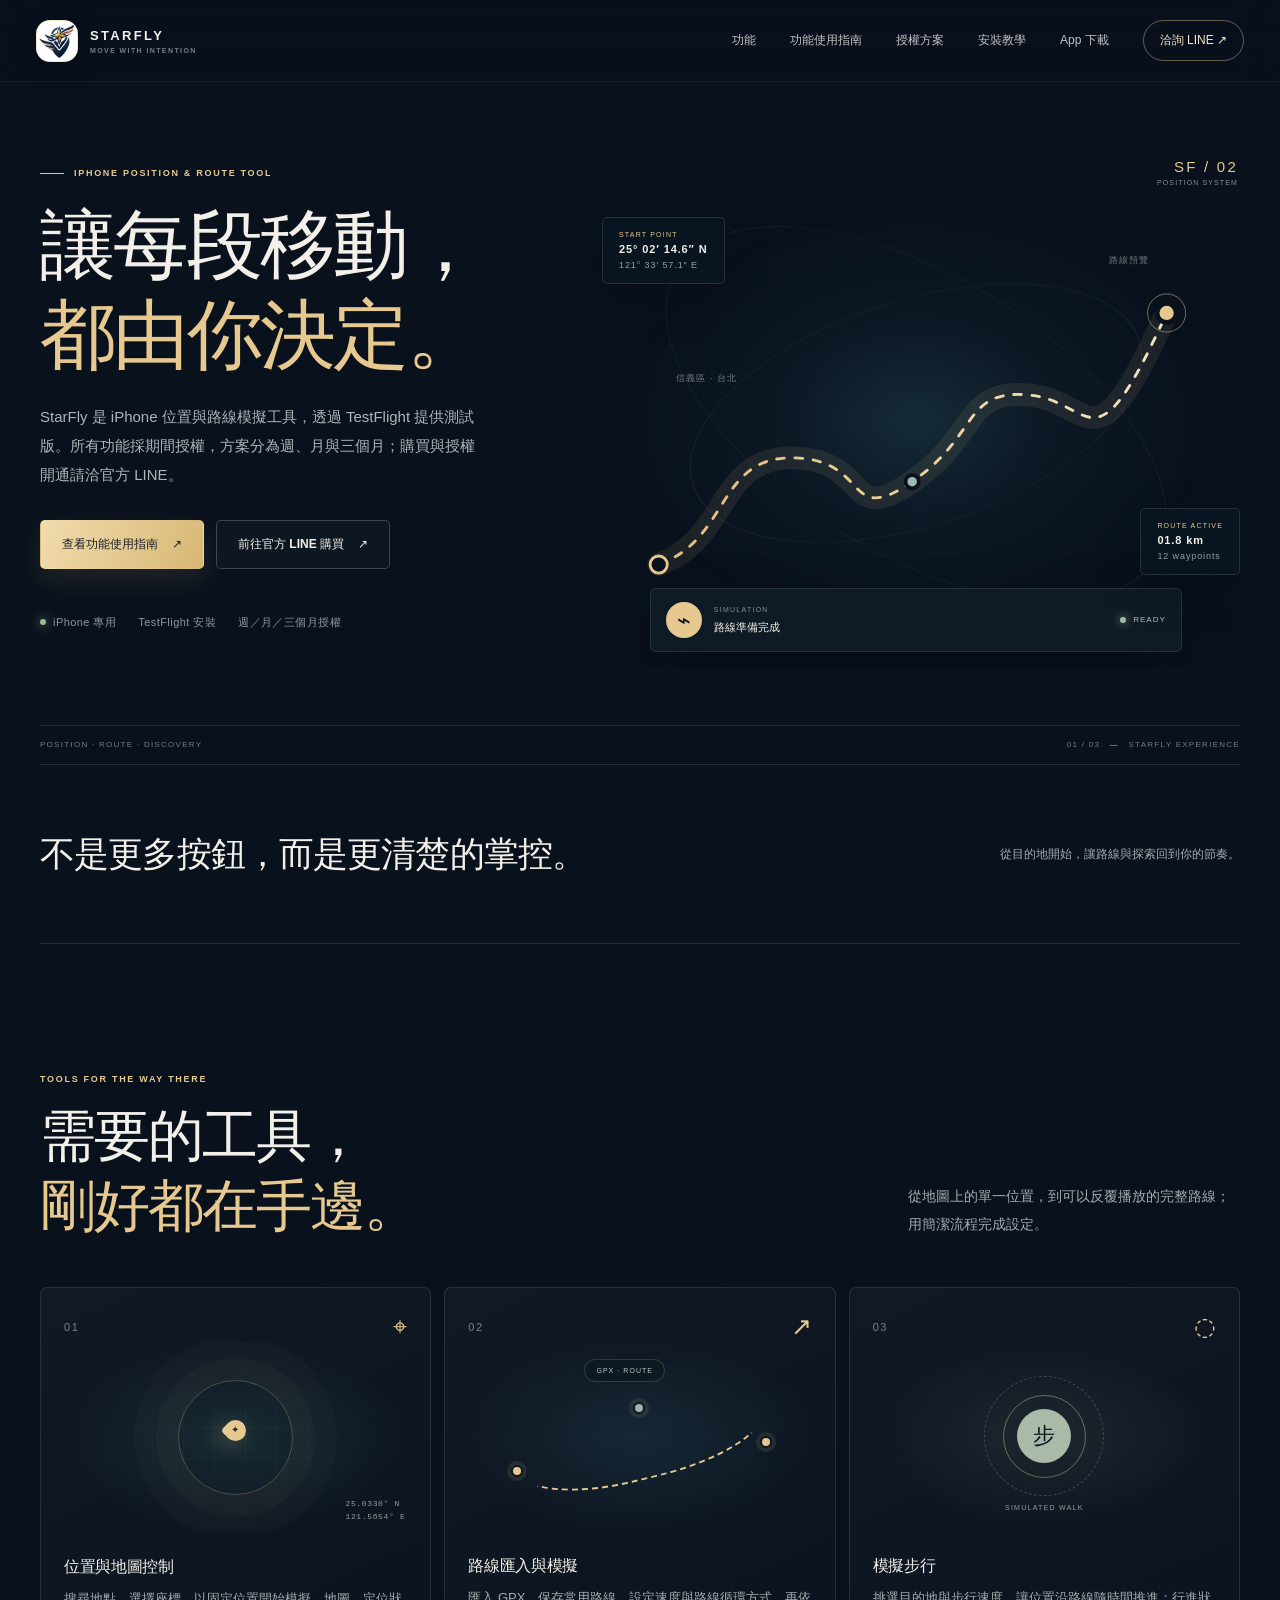
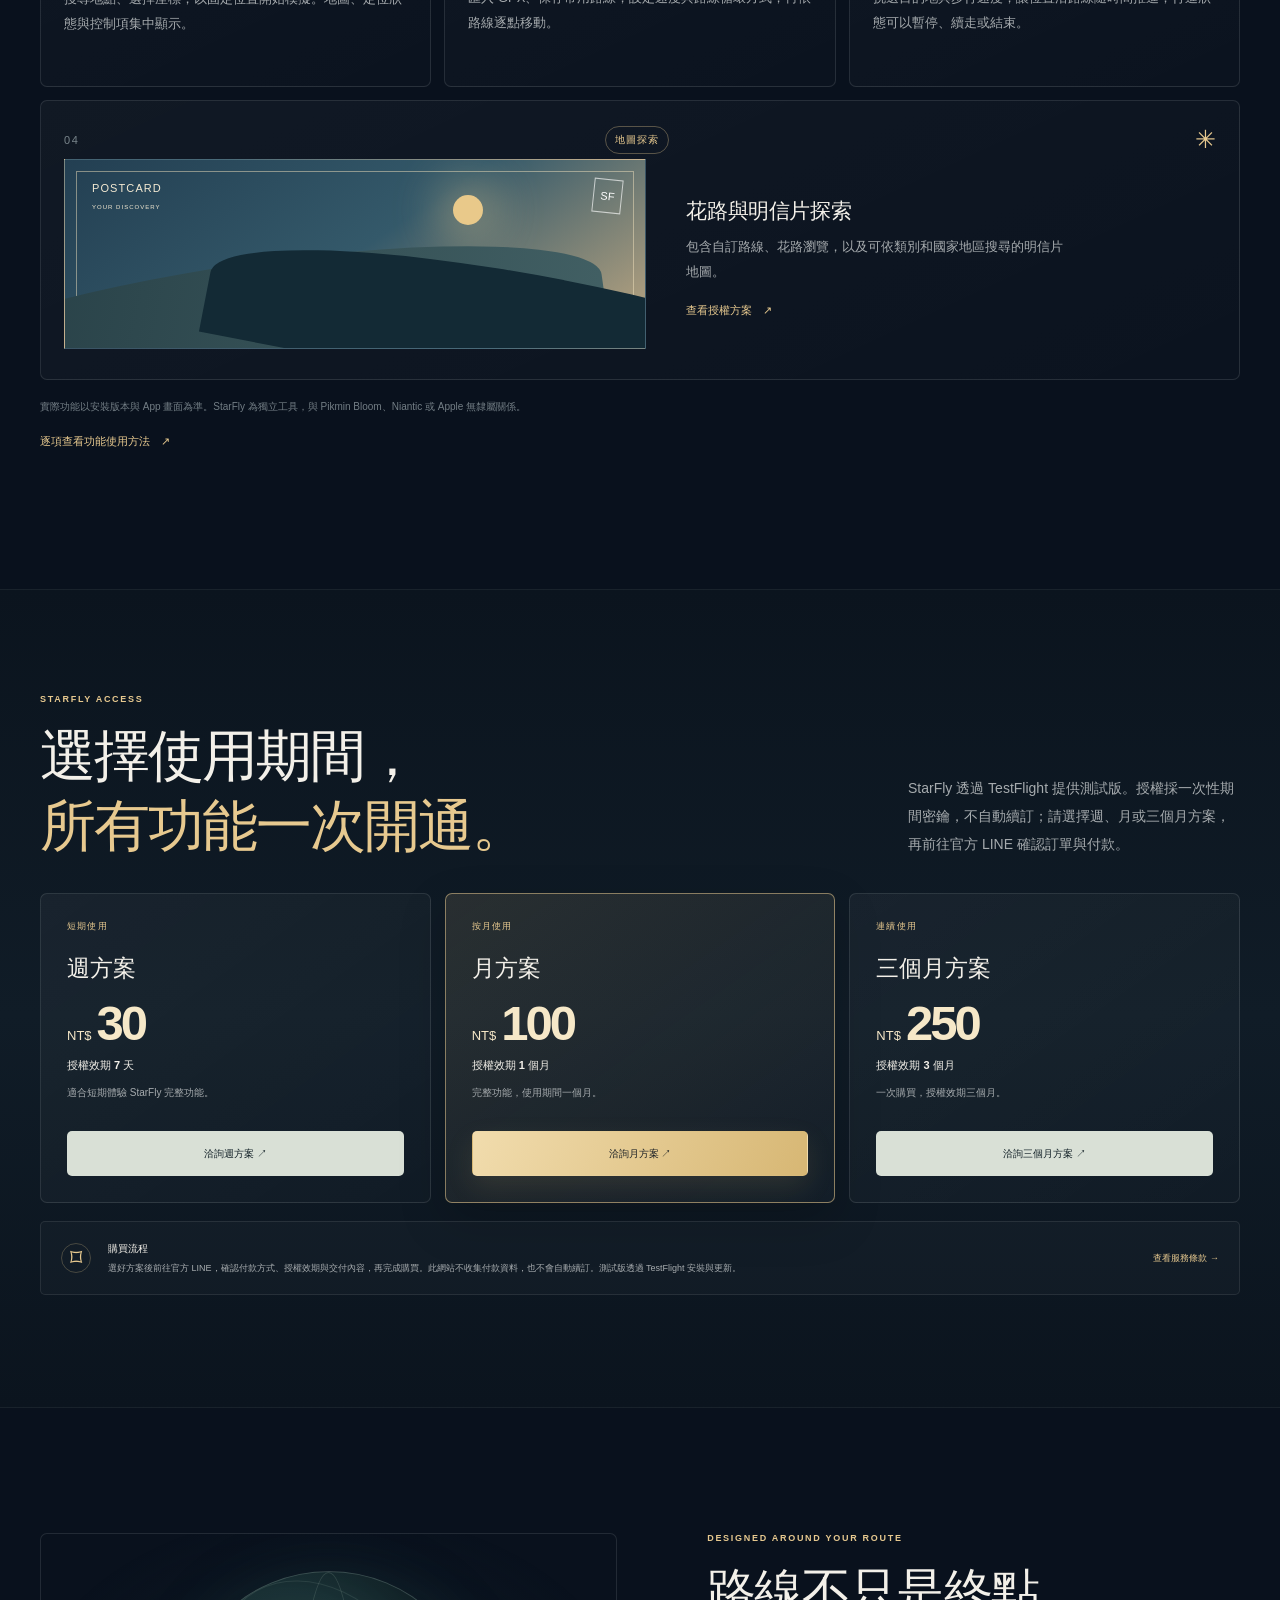
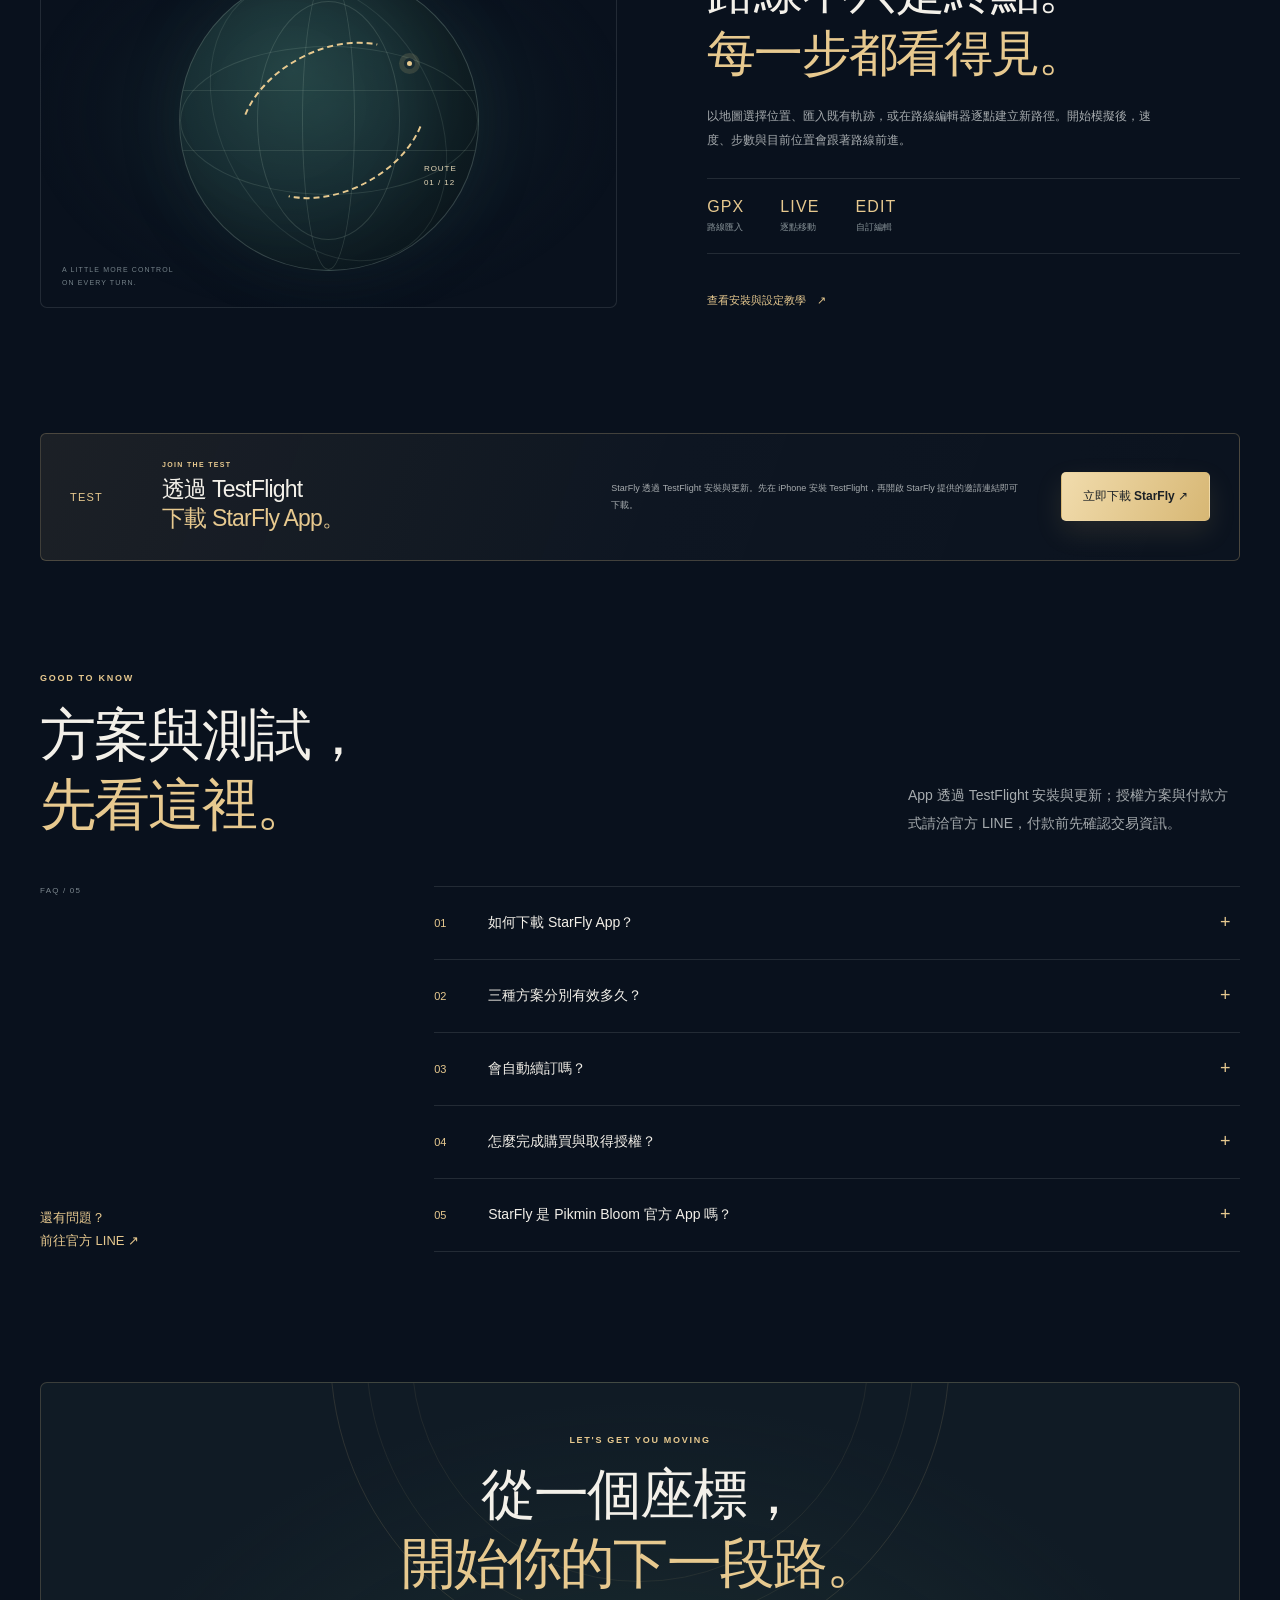
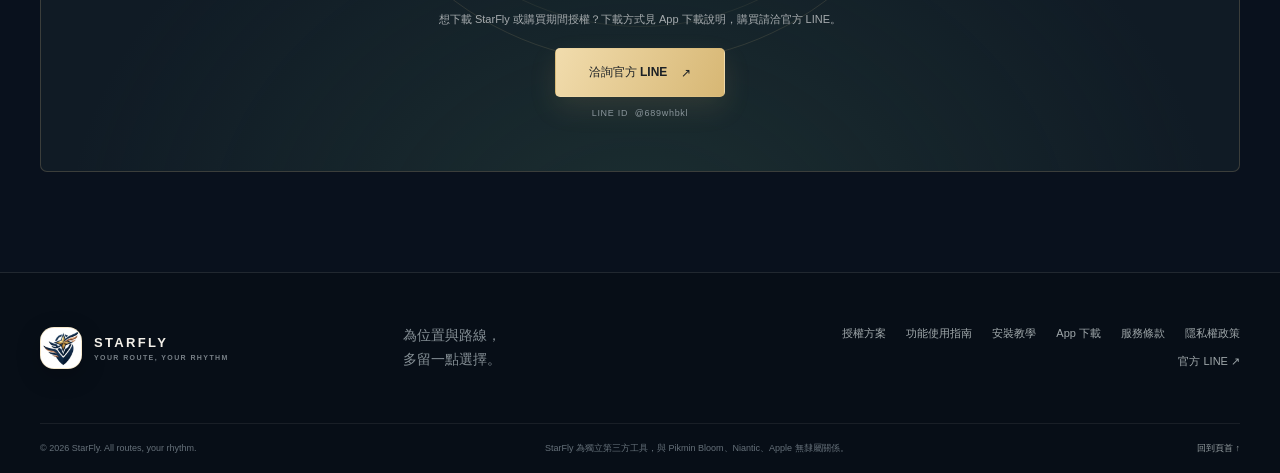
<file: index.html>
<!doctype html>
<html lang="zh-Hant">
<head>
  <meta charset="utf-8">
  <meta name="viewport" content="width=device-width, initial-scale=1">
  <meta name="theme-color" content="#09111d">
  <meta name="description" content="StarFly 是透過 TestFlight 提供的 iPhone 位置與路線工具。採週、月、三個月期間授權，購買由官方 LINE 協助。">
  <title>StarFly — 讓每段移動，都由你決定</title>
  <link rel="icon" href="assets/starfly-icon.png" type="image/png">
  <link rel="stylesheet" href="site.css">
  <link rel="stylesheet" href="typography.css">
  <script src="site.js" defer></script>
</head>
<body>
  <a class="skip-link" href="#main">跳至主要內容</a>
  <header class="site-header" id="top">
    <a class="wordmark" href="index.html" aria-label="StarFly 首頁">
      <span class="brand-mark"><img src="assets/starfly-icon.png" alt=""></span>
      <span>STARFLY<small>MOVE WITH INTENTION</small></span>
    </a>
    <button class="menu-toggle" type="button" aria-expanded="false" aria-controls="primary-nav" aria-label="開啟導覽選單"><span></span><span></span></button>
    <nav class="primary-nav" id="primary-nav" aria-label="主要導覽">
      <a href="#features">功能</a><a href="guide.html">功能使用指南</a><a href="#plans">授權方案</a><a href="install.html">安裝教學</a><a href="https://testflight.apple.com/join/sr3w7648">App 下載</a>
      <a class="nav-contact" href="https://line.me/R/ti/p/@689whbkl" target="_blank" rel="noopener noreferrer">洽詢 LINE <span aria-hidden="true">↗</span></a>
    </nav>
  </header>

  <main id="main">
    <section class="hero section-shell">
      <div class="hero-copy reveal">
        <p class="eyebrow"><span class="eyebrow-line"></span> IPHONE POSITION & ROUTE TOOL</p>
        <h1>讓每段移動，<br><em>都由你決定。</em></h1>
        <p class="hero-intro">StarFly 是 iPhone 位置與路線模擬工具，透過 TestFlight 提供測試版。所有功能採期間授權，方案分為週、月與三個月；購買與授權開通請洽官方 LINE。</p>
        <div class="hero-actions">
          <a class="button button-gold" href="guide.html">查看功能使用指南 <span aria-hidden="true">↗</span></a>
          <a class="button button-outline" href="https://line.me/R/ti/p/@689whbkl" target="_blank" rel="noopener noreferrer">前往官方 LINE 購買 <span aria-hidden="true">↗</span></a>
        </div>
        <div class="hero-meta"><span><i class="status-dot"></i> iPhone 專用</span><span>TestFlight 安裝</span><span>週／月／三個月授權</span></div>
      </div>
      <div class="hero-scene reveal" aria-label="StarFly 路線控制介面示意圖">
        <div class="scene-glow"></div>
        <div class="scene-orbit orbit-a"></div><div class="scene-orbit orbit-b"></div>
        <div class="scene-coordinate coord-one"><span>START POINT</span><b>25° 02′ 14.6″ N</b><small>121° 33′ 57.1″ E</small></div>
        <div class="scene-coordinate coord-two"><span>ROUTE ACTIVE</span><b>01.8 km</b><small>12 waypoints</small></div>
        <svg class="route-visual" viewBox="0 0 680 510" role="img" aria-label="一條沿著地圖延伸的路線">
          <defs><linearGradient id="routeGradient" x1="0" x2="1"><stop offset="0" stop-color="#e2bd78"/><stop offset="1" stop-color="#f3e5c3"/></linearGradient></defs>
          <path class="route-shadow" d="M70 392 C145 365 131 278 212 280 S265 354 336 305 S389 208 458 214 S525 300 603 128"/>
          <path class="route-dash" d="M70 392 C145 365 131 278 212 280 S265 354 336 305 S389 208 458 214 S525 300 603 128"/>
          <circle class="route-node node-start" cx="70" cy="392" r="9"/><circle class="route-node node-mid" cx="336" cy="305" r="7"/><circle class="route-node node-end" cx="603" cy="128" r="10"/>
          <circle class="pulse-ring" cx="603" cy="128" r="20"/>
        </svg>
        <div class="scene-map-label label-a">信義區 · 台北</div><div class="scene-map-label label-b">路線預覽</div>
        <div class="route-card"><span class="route-card-icon">⌁</span><span><small>SIMULATION</small><strong>路線準備完成</strong></span><span class="route-card-live"><i></i> READY</span></div>
        <div class="scene-index">SF / 02<span>POSITION SYSTEM</span></div>
      </div>
      <div class="hero-bottomline"><span>POSITION · ROUTE · DISCOVERY</span><span>01 / 03 <b>—</b> STARFLY EXPERIENCE</span></div>
    </section>

    <section class="statement section-shell reveal" aria-label="產品理念">
      <p>不是更多按鈕，而是更清楚的掌控。</p><span>從目的地開始，讓路線與探索回到你的節奏。</span>
    </section>

    <section class="feature-section section-shell" id="features">
      <div class="section-heading reveal"><div><p class="eyebrow">TOOLS FOR THE WAY THERE</p><h2>需要的工具，<br><em>剛好都在手邊。</em></h2></div><p>從地圖上的單一位置，到可以反覆播放的完整路線；用簡潔流程完成設定。</p></div>
      <div class="feature-grid">
        <article class="feature-card feature-large reveal">
          <div class="feature-top"><span class="feature-number">01</span><span class="feature-glyph glyph-pin">⌖</span></div>
          <div class="feature-art pin-art"><span class="pin-halo"></span><span class="pin-stem"></span><span class="pin-core">✦</span><span class="pin-coord">25.0330° N<br>121.5654° E</span><span class="map-grid"></span></div>
          <h3>位置與地圖控制</h3><p>搜尋地點、選擇座標，以固定位置開始模擬。地圖、定位狀態與控制項集中顯示。</p>
        </article>
        <article class="feature-card reveal">
          <div class="feature-top"><span class="feature-number">02</span><span class="feature-glyph">↗</span></div>
          <div class="feature-art path-art"><span class="path-line"></span><i class="path-dot dot-1"></i><i class="path-dot dot-2"></i><i class="path-dot dot-3"></i><span class="path-chip">GPX · ROUTE</span></div>
          <h3>路線匯入與模擬</h3><p>匯入 GPX、保存常用路線，設定速度與路線循環方式，再依路線逐點移動。</p>
        </article>
        <article class="feature-card reveal">
          <div class="feature-top"><span class="feature-number">03</span><span class="feature-glyph">◌</span></div>
          <div class="feature-art walk-art"><span class="walk-ring ring-one"></span><span class="walk-ring ring-two"></span><span class="walk-center">步</span><span class="walk-mile">SIMULATED WALK</span></div>
          <h3>模擬步行</h3><p>挑選目的地與步行速度，讓位置沿路線隨時間推進；行進狀態可以暫停、續走或結束。</p>
        </article>
        <article class="feature-card feature-wide reveal">
        <div class="feature-top"><span class="feature-number">04</span><span class="feature-tag">地圖探索</span><span class="feature-glyph">✳</span></div>
          <div class="feature-art postcard-art"><div class="postcard-sun"></div><div class="postcard-hill hill-one"></div><div class="postcard-hill hill-two"></div><div class="postcard-label">POSTCARD<br><small>YOUR DISCOVERY</small></div><div class="postcard-stamp">SF</div></div>
          <div class="feature-wide-copy"><h3>花路與明信片探索</h3><p>包含自訂路線、花路瀏覽，以及可依類別和國家地區搜尋的明信片地圖。</p><a class="text-link" href="#plans">查看授權方案 <span aria-hidden="true">↗</span></a></div>
        </article>
      </div>
      <p class="section-footnote">實際功能以安裝版本與 App 畫面為準。StarFly 為獨立工具，與 Pikmin Bloom、Niantic 或 Apple 無隸屬關係。</p>
      <a class="text-link" href="guide.html">逐項查看功能使用方法 <span aria-hidden="true">↗</span></a>
    </section>

    <section class="pricing-section" id="plans">
      <div class="section-shell">
        <div class="section-heading reveal"><div><p class="eyebrow">STARFLY ACCESS</p><h2>選擇使用期間，<br><em>所有功能一次開通。</em></h2></div><p>StarFly 透過 TestFlight 提供測試版。授權採一次性期間密鑰，不自動續訂；請選擇週、月或三個月方案，再前往官方 LINE 確認訂單與付款。</p></div>
        <div class="pricing-grid">
          <article class="price-card reveal"><div class="price-card-label">短期使用</div><h3>週方案</h3><div class="price-amount"><span>NT$</span><strong>30</strong></div><p class="price-period">授權效期 7 天</p><p class="price-detail">適合短期體驗 StarFly 完整功能。</p><a class="button button-light button-full" href="https://line.me/R/ti/p/@689whbkl" target="_blank" rel="noopener noreferrer">洽詢週方案 ↗</a></article>
          <article class="price-card price-card-featured reveal"><div class="price-card-label">按月使用</div><h3>月方案</h3><div class="price-amount"><span>NT$</span><strong>100</strong></div><p class="price-period">授權效期 1 個月</p><p class="price-detail">完整功能，使用期間一個月。</p><a class="button button-gold button-full" href="https://line.me/R/ti/p/@689whbkl" target="_blank" rel="noopener noreferrer">洽詢月方案 ↗</a></article>
          <article class="price-card reveal"><div class="price-card-label">連續使用</div><h3>三個月方案</h3><div class="price-amount"><span>NT$</span><strong>250</strong></div><p class="price-period">授權效期 3 個月</p><p class="price-detail">一次購買，授權效期三個月。</p><a class="button button-light button-full" href="https://line.me/R/ti/p/@689whbkl" target="_blank" rel="noopener noreferrer">洽詢三個月方案 ↗</a></article>
        </div>
        <div class="pricing-note reveal"><span class="note-lock">⌑</span><p><strong>購買流程</strong>選好方案後前往官方 LINE，確認付款方式、授權效期與交付內容，再完成購買。此網站不收集付款資料，也不會自動續訂。測試版透過 TestFlight 安裝與更新。</p><a href="terms.html">查看服務條款 →</a></div>
      </div>
    </section>

    <section class="route-section section-shell">
      <div class="route-section-art reveal" aria-hidden="true"><div class="route-globe"><div class="globe-lat"></div><div class="globe-lon"></div><span class="globe-node"></span><span class="globe-track"></span><span class="globe-label">ROUTE<br>01 / 12</span></div><div class="art-caption">A LITTLE MORE CONTROL<br>ON EVERY TURN.</div></div>
      <div class="route-section-copy reveal"><p class="eyebrow">DESIGNED AROUND YOUR ROUTE</p><h2>路線不只是終點。<br><em>每一步都看得見。</em></h2><p>以地圖選擇位置、匯入既有軌跡，或在路線編輯器逐點建立新路徑。開始模擬後，速度、步數與目前位置會跟著路線前進。</p><div class="route-stats"><div><strong>GPX</strong><span>路線匯入</span></div><div><strong>LIVE</strong><span>逐點移動</span></div><div><strong>EDIT</strong><span>自訂編輯</span></div></div><a class="text-link" href="install.html">查看安裝與設定教學 <span aria-hidden="true">↗</span></a></div>
    </section>

    <section class="testflight-band section-shell reveal">
      <div class="install-band-number">TEST</div><div><p class="eyebrow">JOIN THE TEST</p><h2>透過 TestFlight<br><em>下載 StarFly App。</em></h2></div><p>StarFly 透過 TestFlight 安裝與更新。先在 iPhone 安裝 TestFlight，再開啟 StarFly 提供的邀請連結即可下載。</p><a class="button button-gold" href="https://testflight.apple.com/join/sr3w7648" target="_blank" rel="noopener noreferrer">立即下載 StarFly ↗</a>
    </section>

    <section class="faq-section section-shell" id="faq">
      <div class="section-heading reveal"><div><p class="eyebrow">GOOD TO KNOW</p><h2>方案與測試，<br><em>先看這裡。</em></h2></div><p>App 透過 TestFlight 安裝與更新；授權方案與付款方式請洽官方 LINE，付款前先確認交易資訊。</p></div>
      <div class="faq-layout"><div class="faq-index reveal"><span>FAQ / 05</span><a href="https://line.me/R/ti/p/@689whbkl" target="_blank" rel="noopener noreferrer">還有問題？<br>前往官方 LINE ↗</a></div>
        <div class="faq-list reveal">
          <details><summary><span>01</span>如何下載 StarFly App？<i aria-hidden="true">+</i></summary><div><p>先在 iPhone 安裝 TestFlight，再開啟 StarFly 提供的邀請連結並按下安裝；後續更新也在 TestFlight 完成。</p></div></details>
          <details><summary><span>02</span>三種方案分別有效多久？<i aria-hidden="true">+</i></summary><div><p>週方案效期 7 天、月方案效期 1 個月、三個月方案效期 3 個月。授權起算與開通方式會在購買前一併確認。</p></div></details>
          <details><summary><span>03</span>會自動續訂嗎？<i aria-hidden="true">+</i></summary><div><p>不會。方案採一次性期間授權，不會自動扣款或續訂；需要繼續使用時，再向官方 LINE 洽詢下一期方案。</p></div></details>
          <details><summary><span>04</span>怎麼完成購買與取得授權？<i aria-hidden="true">+</i></summary><div><p>前往官方 LINE 選擇方案，確認付款方式、授權效期與交付資訊後再完成交易。不要在公開留言張貼授權密鑰。</p></div></details>
          <details><summary><span>05</span>StarFly 是 Pikmin Bloom 官方 App 嗎？<i aria-hidden="true">+</i></summary><div><p>不是。StarFly 是獨立第三方工具，與 Niantic、Pikmin Bloom 或 Apple 沒有隸屬或背書關係。使用者應確認並遵守相關第三方服務規則。</p></div></details>
        </div>
      </div>
    </section>

    <section class="contact-section section-shell reveal">
      <div class="contact-orbit" aria-hidden="true"></div><p class="eyebrow">LET'S GET YOU MOVING</p><h2>從一個座標，<br><em>開始你的下一段路。</em></h2><p>想下載 StarFly 或購買期間授權？下載方式見 App 下載說明，購買請洽官方 LINE。</p><a class="button button-gold" href="https://line.me/R/ti/p/@689whbkl" target="_blank" rel="noopener noreferrer">洽詢官方 LINE <span aria-hidden="true">↗</span></a><span class="contact-id">LINE ID&nbsp; @689whbkl</span>
    </section>
  </main>

  <footer class="site-footer">
    <div class="footer-main section-shell"><a class="wordmark footer-wordmark" href="#top"><span class="brand-mark"><img src="assets/starfly-icon.png" alt=""></span><span>STARFLY<small>YOUR ROUTE, YOUR RHYTHM</small></span></a><p>為位置與路線，<br>多留一點選擇。</p><nav aria-label="頁尾導覽"><a href="#plans">授權方案</a><a href="guide.html">功能使用指南</a><a href="install.html">安裝教學</a><a href="https://testflight.apple.com/join/sr3w7648">App 下載</a><a href="terms.html">服務條款</a><a href="privacy.html">隱私權政策</a><a href="https://line.me/R/ti/p/@689whbkl" target="_blank" rel="noopener noreferrer">官方 LINE ↗</a></nav></div>
    <div class="footer-bottom section-shell"><span>© <span data-current-year>2026</span> StarFly. All routes, your rhythm.</span><span>StarFly 為獨立第三方工具，與 Pikmin Bloom、Niantic、Apple 無隸屬關係。</span><a href="#top">回到頁首 ↑</a></div>
  </footer>
</body>
</html>
</file>
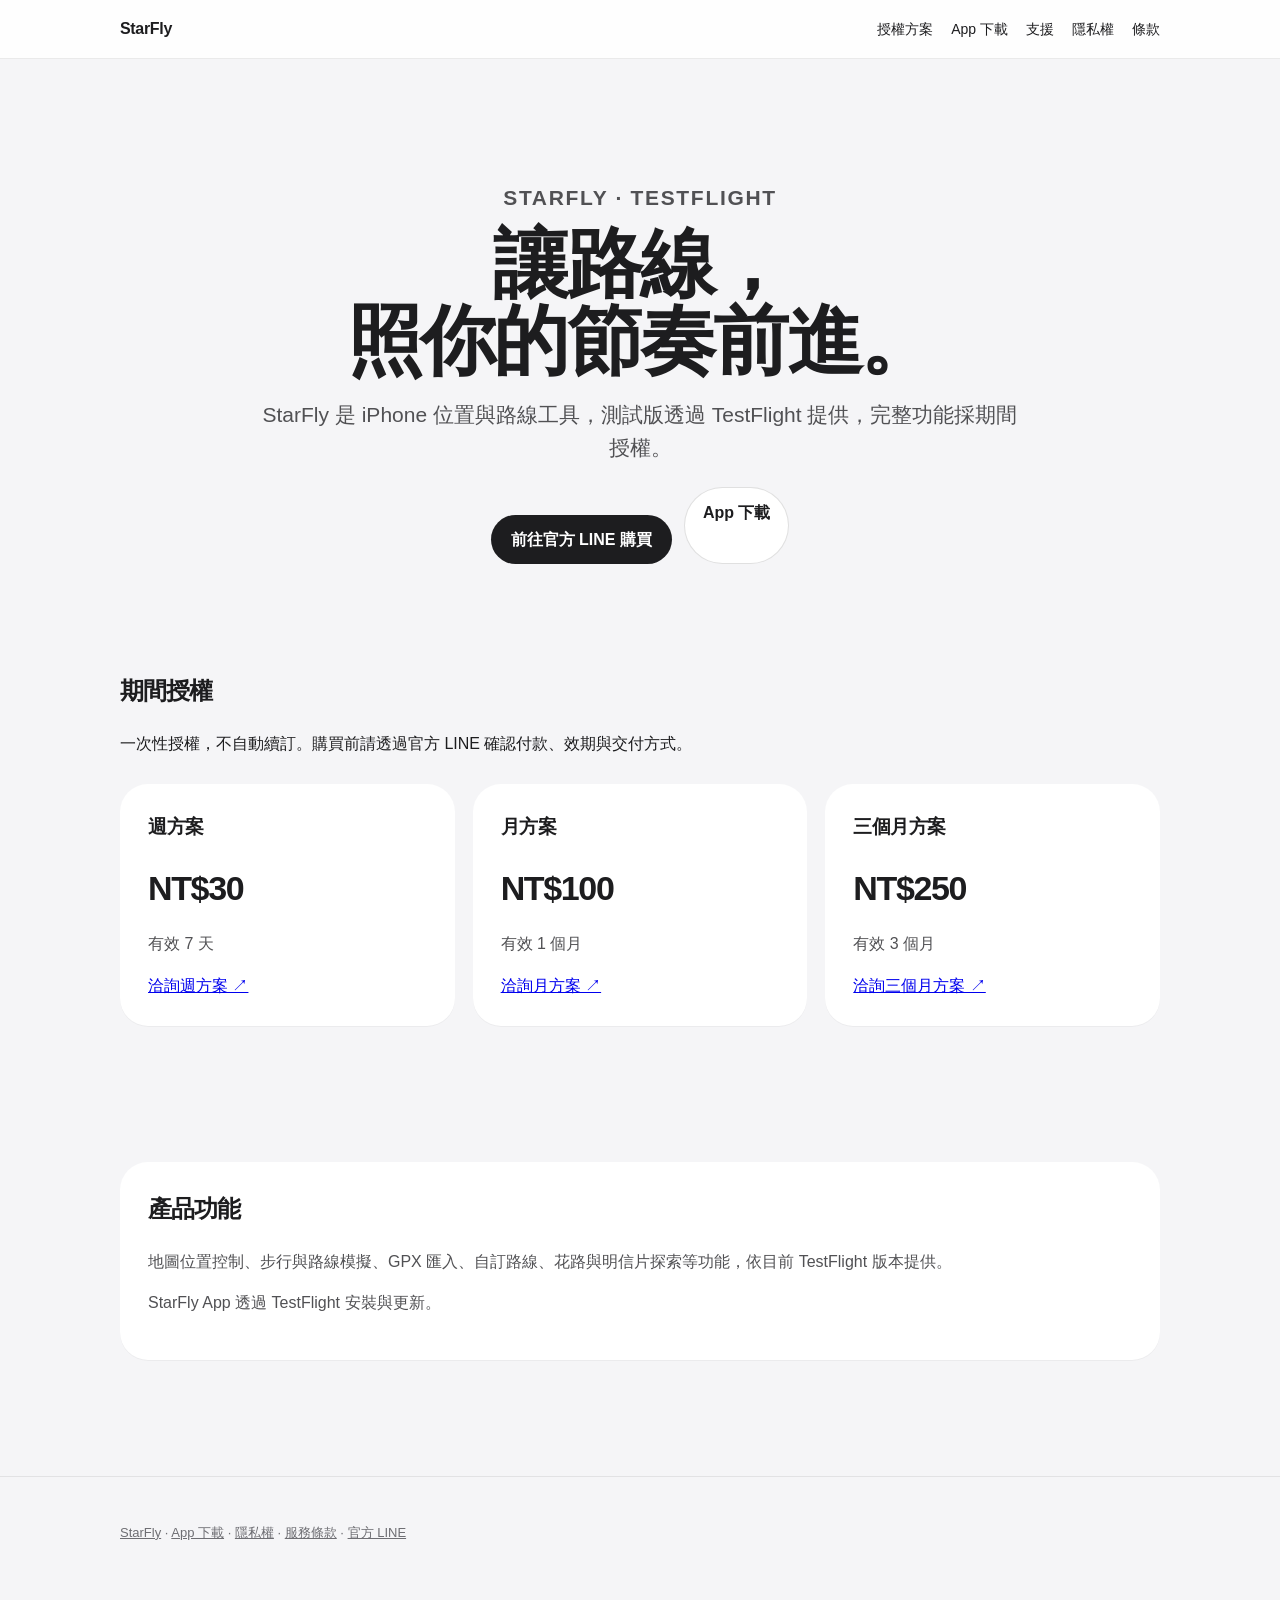
<file: appstore/index.html>
<!doctype html><html lang="zh-Hant"><head><meta charset="utf-8"><meta name="viewport" content="width=device-width,initial-scale=1"><link rel="stylesheet" href="appstore.css"><title>StarFly｜StarFly</title></head><body><header class="nav"><div class="wrap"><a class="brand" href="./">StarFly</a><nav class="links"><a href="../index.html#plans">授權方案</a><a href="https://testflight.apple.com/join/sr3w7648">App 下載</a><a href="support.html">支援</a><a href="privacy.html">隱私權</a><a href="terms.html">條款</a></nav></div></header><main class="wrap section"><section class="hero"><p class="eyebrow">STARFLY · TESTFLIGHT</p><h1>讓路線，<br>照你的節奏前進。</h1><p>StarFly 是 iPhone 位置與路線工具，測試版透過 TestFlight 提供，完整功能採期間授權。</p><div class="actions"><a class="cta" href="https://line.me/R/ti/p/@689whbkl">前往官方 LINE 購買</a><a class="secondary-cta" href="https://testflight.apple.com/join/sr3w7648">App 下載</a></div></section><section class="section"><h2>期間授權</h2><p>一次性授權，不自動續訂。購買前請透過官方 LINE 確認付款、效期與交付方式。</p><div class="grid"><article class="card"><h3>週方案</h3><div class="price">NT$30</div><p>有效 7 天</p><a href="https://line.me/R/ti/p/@689whbkl">洽詢週方案 ↗</a></article><article class="card"><h3>月方案</h3><div class="price">NT$100</div><p>有效 1 個月</p><a href="https://line.me/R/ti/p/@689whbkl">洽詢月方案 ↗</a></article><article class="card"><h3>三個月方案</h3><div class="price">NT$250</div><p>有效 3 個月</p><a href="https://line.me/R/ti/p/@689whbkl">洽詢三個月方案 ↗</a></article></div></section><section class="section"><div class="card"><h2>產品功能</h2><p>地圖位置控制、步行與路線模擬、GPX 匯入、自訂路線、花路與明信片探索等功能，依目前 TestFlight 版本提供。</p><p>StarFly App 透過 TestFlight 安裝與更新。</p></div></section></main><footer class="footer"><div class="wrap"><a href="./">StarFly</a> · <a href="https://testflight.apple.com/join/sr3w7648">App 下載</a> · <a href="privacy.html">隱私權</a> · <a href="terms.html">服務條款</a> · <a href="https://line.me/R/ti/p/@689whbkl">官方 LINE</a></div></footer></body></html>
</file>
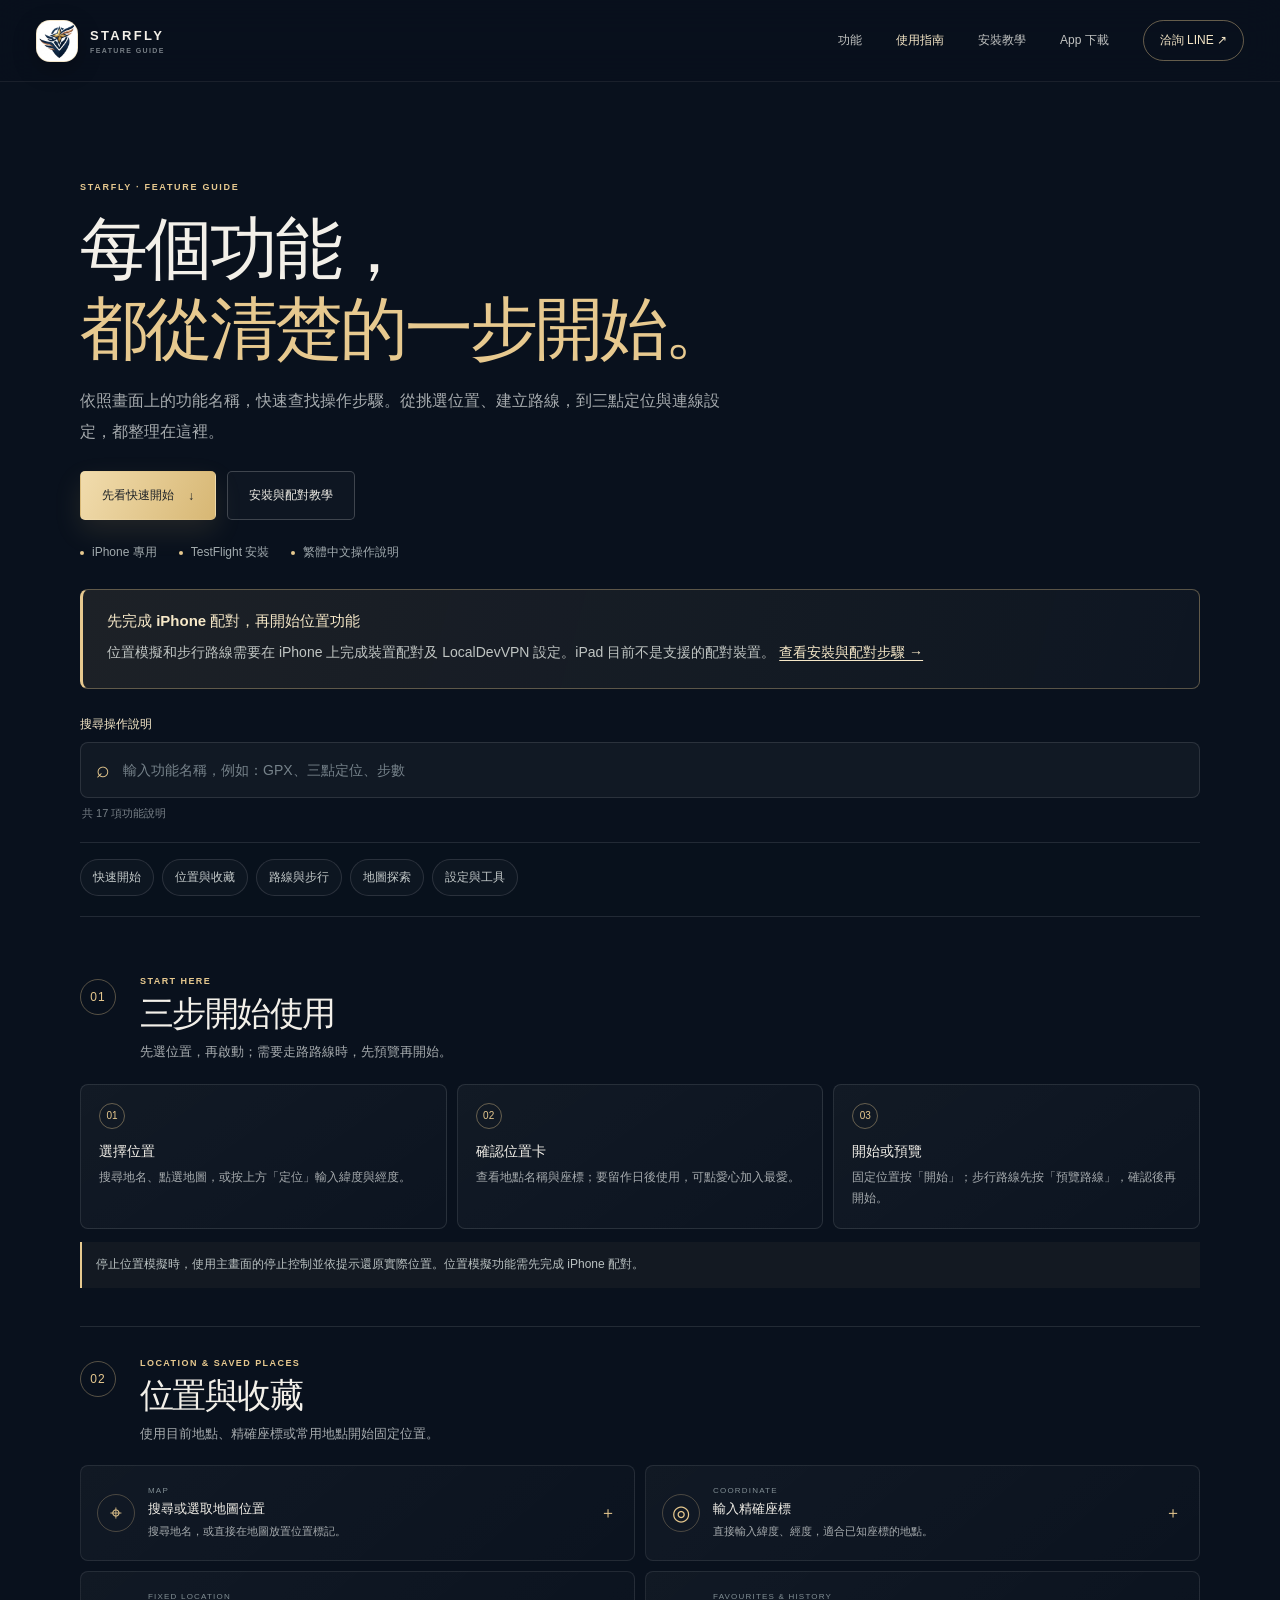
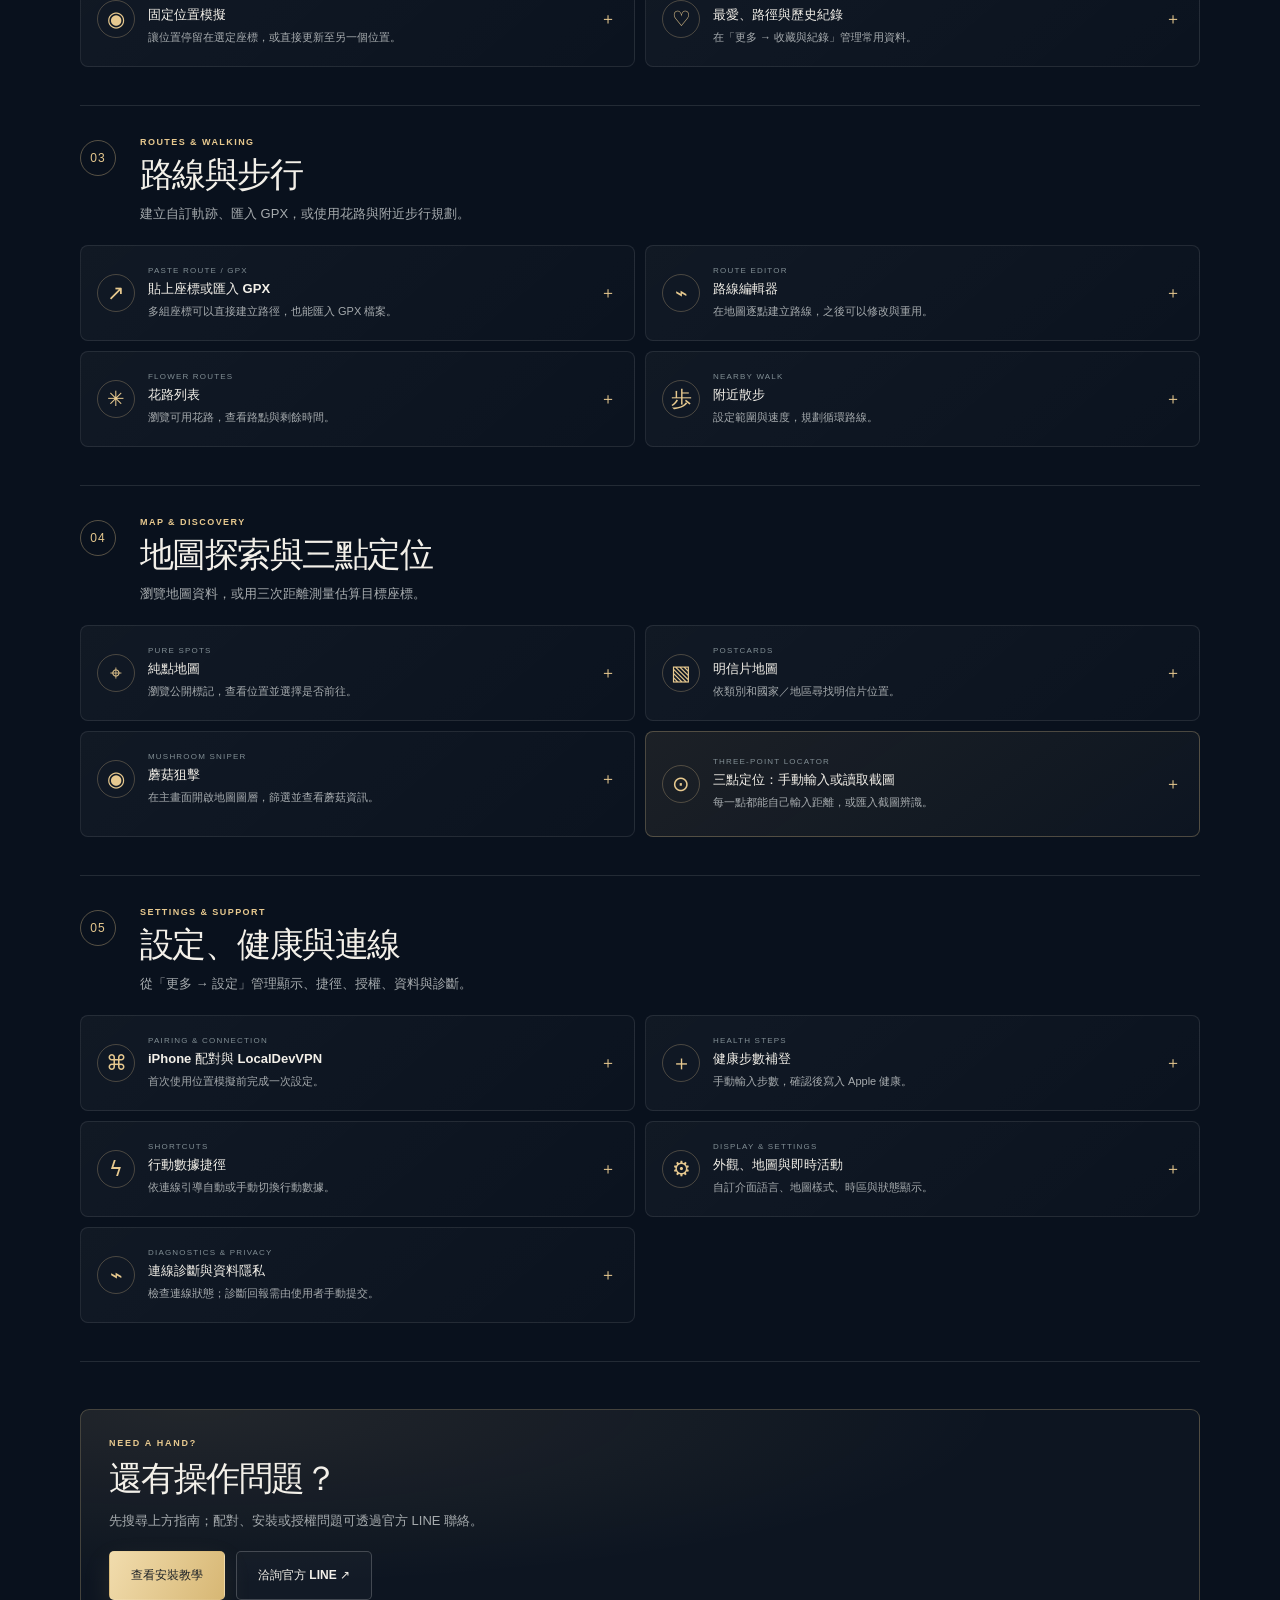
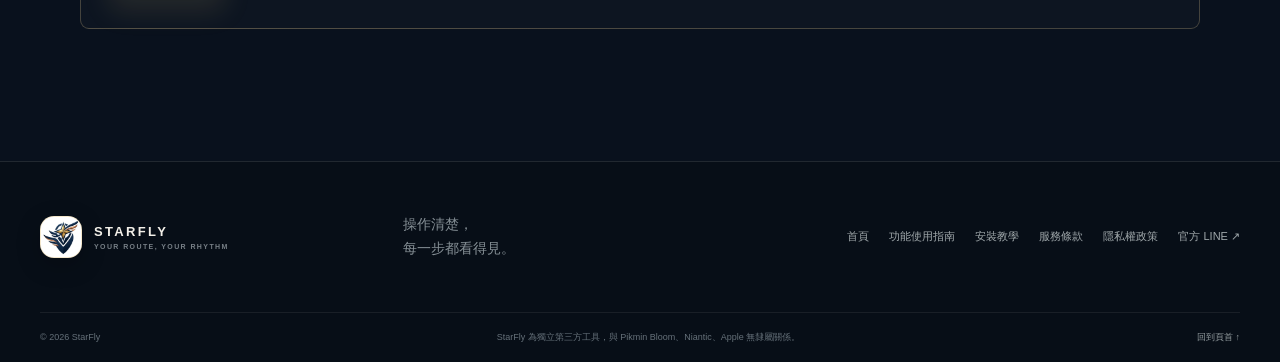
<file: guide.html>
<!doctype html>
<html lang="zh-Hant">
<head>
  <meta charset="utf-8">
  <meta name="viewport" content="width=device-width, initial-scale=1">
  <meta name="theme-color" content="#09111d">
  <meta name="description" content="StarFly 各項功能的操作指南：位置模擬、座標、路線、地圖探索、三點定位、健康步數與設定。">
  <title>功能使用指南｜StarFly</title>
  <link rel="icon" href="assets/starfly-icon.png" type="image/png">
  <link rel="stylesheet" href="site.css">
  <link rel="stylesheet" href="legal.css">
  <link rel="stylesheet" href="install-guide.css">
  <link rel="stylesheet" href="guide.css">
  <script src="site.js" defer></script>
  <script src="guide.js" defer></script>
</head>
<body>
  <a class="skip-link" href="#main">跳至主要內容</a>
  <header class="site-header" id="top">
    <a class="wordmark" href="index.html" aria-label="StarFly 首頁">
      <span class="brand-mark"><img src="assets/starfly-icon.png" alt=""></span>
      <span>STARFLY<small>FEATURE GUIDE</small></span>
    </a>
    <button class="menu-toggle" type="button" aria-expanded="false" aria-controls="primary-nav" aria-label="開啟導覽選單"><span></span><span></span></button>
    <nav class="primary-nav" id="primary-nav" aria-label="主要導覽">
      <a href="index.html#features">功能</a><a href="guide.html" aria-current="page">使用指南</a><a href="install.html">安裝教學</a>
      <a href="https://testflight.apple.com/join/sr3w7648" target="_blank" rel="noopener noreferrer">App 下載</a>
      <a class="nav-contact" href="https://line.me/R/ti/p/@689whbkl" target="_blank" rel="noopener noreferrer">洽詢 LINE <span aria-hidden="true">↗</span></a>
    </nav>
  </header>

  <main id="main" class="legal-main section-shell guide-page">
    <div class="legal-hero guide-hero reveal">
      <p class="eyebrow">STARFLY · FEATURE GUIDE</p>
      <h1>每個功能，<br><em>都從清楚的一步開始。</em></h1>
      <p>依照畫面上的功能名稱，快速查找操作步驟。從挑選位置、建立路線，到三點定位與連線設定，都整理在這裡。</p>
      <div class="guide-actions">
        <a class="button button-gold" href="#quick-start">先看快速開始 <span aria-hidden="true">↓</span></a>
        <a class="button button-outline" href="install.html">安裝與配對教學</a>
      </div>
      <div class="legal-meta"><span>iPhone 專用</span><span>TestFlight 安裝</span><span>繁體中文操作說明</span></div>
    </div>

    <aside class="legal-alert guide-alert reveal">
      <strong>先完成 iPhone 配對，再開始位置功能</strong>
      <p>位置模擬和步行路線需要在 iPhone 上完成裝置配對及 LocalDevVPN 設定。iPad 目前不是支援的配對裝置。<a href="install.html">查看安裝與配對步驟 →</a></p>
    </aside>

    <div class="guide-search reveal">
      <label for="guide-search-input">搜尋操作說明</label>
      <div class="guide-search-field"><span aria-hidden="true">⌕</span><input id="guide-search-input" type="search" placeholder="輸入功能名稱，例如：GPX、三點定位、步數" autocomplete="off"><button id="guide-search-clear" type="button" hidden>清除</button></div>
      <p id="guide-search-status" aria-live="polite">共 17 項功能說明</p>
    </div>

    <nav class="legal-toc guide-toc reveal" aria-label="指南章節">
      <a href="#quick-start">快速開始</a><a href="#locations">位置與收藏</a><a href="#routes">路線與步行</a><a href="#explore">地圖探索</a><a href="#tools">設定與工具</a>
    </nav>

    <section id="quick-start" class="guide-section reveal">
      <div class="guide-section-heading"><span class="legal-num">01</span><div><p class="guide-kicker">START HERE</p><h2>三步開始使用</h2><p>先選位置，再啟動；需要走路路線時，先預覽再開始。</p></div></div>
      <div class="guide-steps">
        <article><span>01</span><h3>選擇位置</h3><p>搜尋地名、點選地圖，或按上方「定位」輸入緯度與經度。</p></article>
        <article><span>02</span><h3>確認位置卡</h3><p>查看地點名稱與座標；要留作日後使用，可點愛心加入最愛。</p></article>
        <article><span>03</span><h3>開始或預覽</h3><p>固定位置按「開始」；步行路線先按「預覽路線」，確認後再開始。</p></article>
      </div>
      <p class="guide-footnote">停止位置模擬時，使用主畫面的停止控制並依提示還原實際位置。位置模擬功能需先完成 iPhone 配對。</p>
    </section>

    <section id="locations" class="guide-section reveal">
      <div class="guide-section-heading"><span class="legal-num">02</span><div><p class="guide-kicker">LOCATION & SAVED PLACES</p><h2>位置與收藏</h2><p>使用目前地點、精確座標或常用地點開始固定位置。</p></div></div>
      <div class="guide-feature-grid">
        <details class="guide-feature" data-guide-item data-search="搜尋地點 地圖 選擇位置 固定定位 地址 搜尋列">
          <summary><span class="guide-icon">⌖</span><span><small>MAP</small><strong>搜尋或選取地圖位置</strong><em>搜尋地名，或直接在地圖放置位置標記。</em></span><i aria-hidden="true">＋</i></summary>
          <div class="guide-feature-body"><ol><li>在主畫面搜尋列輸入地點、地址或座標，點選搜尋結果；也可以直接點地圖。</li><li>檢查底部位置卡上的地點名稱與座標。</li><li>按「開始」啟動固定位置。若已有工作階段，選新位置後按「更新位置」。</li><li>結束時按停止控制，選擇還原實際位置。</li></ol></div>
        </details>
        <details class="guide-feature" data-guide-item data-search="精確座標 緯度 經度 手動輸入 座標">
          <summary><span class="guide-icon">◎</span><span><small>COORDINATE</small><strong>輸入精確座標</strong><em>直接輸入緯度、經度，適合已知座標的地點。</em></span><i aria-hidden="true">＋</i></summary>
          <div class="guide-feature-body"><ol><li>按主畫面上方「定位」。</li><li>分別輸入緯度和經度，例如 <code>25.033964</code>、<code>121.564468</code>。</li><li>可填寫顯示名稱，按「鎖定這個位置」後回到地圖。</li><li>確認位置後按「開始」。座標只用於目前工作階段，若要留存可加入最愛。</li></ol></div>
        </details>
        <details class="guide-feature" data-guide-item data-search="固定位置 開始 更新 停止 還原真實位置">
          <summary><span class="guide-icon">◉</span><span><small>FIXED LOCATION</small><strong>固定位置模擬</strong><em>讓位置停留在選定座標，或直接更新至另一個位置。</em></span><i aria-hidden="true">＋</i></summary>
          <div class="guide-feature-body"><ol><li>先搜尋或選取一個位置。</li><li>點位置卡上的「開始」並依畫面完成 LocalDevVPN 連線。</li><li>連線成功後，新的位置會持續生效；換地點時選擇新位置並按「更新位置」。</li><li>要結束時選「停止並還原」，依提示留在 StarFly 等待還原完成。</li></ol></div>
        </details>
        <details class="guide-feature" data-guide-item data-search="最愛 收藏 歷史紀錄 已儲存位置 路徑重新命名 排序">
          <summary><span class="guide-icon">♡</span><span><small>FAVOURITES & HISTORY</small><strong>最愛、路徑與歷史紀錄</strong><em>在「更多 → 收藏與紀錄」管理常用資料。</em></span><i aria-hidden="true">＋</i></summary>
          <div class="guide-feature-body"><ul><li>在位置卡點愛心收藏地點；在收藏清單可重新命名、刪除或重新排序。</li><li>收藏路徑可再次載入或編輯；在路徑項目上滑可開啟操作。</li><li>歷史紀錄會列出最近使用過的位置，可重新選取或刪除。</li><li>清除資料前先確認清除對話框中的項目。</li></ul></div>
        </details>
      </div>
    </section>

    <section id="routes" class="guide-section reveal">
      <div class="guide-section-heading"><span class="legal-num">03</span><div><p class="guide-kicker">ROUTES & WALKING</p><h2>路線與步行</h2><p>建立自訂軌跡、匯入 GPX，或使用花路與附近步行規劃。</p></div></div>
      <div class="guide-feature-grid">
        <details class="guide-feature" data-guide-item data-search="建立航線 貼上航線 匯入路線 GPX 座標循環 跳點 移動方式">
          <summary><span class="guide-icon">↗</span><span><small>PASTE ROUTE / GPX</small><strong>貼上座標或匯入 GPX</strong><em>多組座標可以直接建立路徑，也能匯入 GPX 檔案。</em></span><i aria-hidden="true">＋</i></summary>
          <div class="guide-feature-body"><ol><li>開啟「更多 → 貼上航線」，輸入路線名稱。</li><li>每行貼一組「緯度, 經度」，例如 <code>25.0330, 121.5654</code>；或按「匯入 GPX」選檔。</li><li>設定循環圈數或無限循環，再選連續移動或逐點跳躍。</li><li>按「建立路徑」。建立後可儲存到收藏路徑，稍後再載入。</li></ol><p>無限循環會在終點與路線間反向返回；若希望閉合一圈，請把起點座標也放在最後一行。</p></div>
        </details>
        <details class="guide-feature" data-guide-item data-search="路線編輯器 建立 編輯 waypoint 地圖點選 排序">
          <summary><span class="guide-icon">⌁</span><span><small>ROUTE EDITOR</small><strong>路線編輯器</strong><em>在地圖逐點建立路線，之後可以修改與重用。</em></span><i aria-hidden="true">＋</i></summary>
          <div class="guide-feature-body"><ol><li>開啟「更多 → 路線編輯器」，輸入路線名稱。</li><li>搜尋地點或座標，或直接點地圖加入路點；至少需要兩個路點。</li><li>在路點清單調整順序或移除錯誤點。</li><li>按「儲存路線」。之後可到「收藏與紀錄」載入或編輯。</li></ol></div>
        </details>
        <details class="guide-feature" data-guide-item data-search="花路列表 期間路線 花種 顏色 搜尋 到期 倒數">
          <summary><span class="guide-icon">✳</span><span><small>FLOWER ROUTES</small><strong>花路列表</strong><em>瀏覽可用花路，查看路點與剩餘時間。</em></span><i aria-hidden="true">＋</i></summary>
          <div class="guide-feature-body"><ol><li>選「更多 → 花路列表」，可依名稱、花種或顏色搜尋。</li><li>查看每條路線的路點數與剩餘時間；清單會定期更新。</li><li>點選仍有效的路線載入並開始步行模擬。開始前須完成 iPhone 配對。</li></ol></div>
        </details>
        <details class="guide-feature" data-guide-item data-search="附近散步 目的地 步行半徑 速度 預覽 估時 暫停 往返">
          <summary><span class="guide-icon">歩</span><span><small>NEARBY WALK</small><strong>附近散步</strong><em>設定範圍與速度，規劃循環路線。</em></span><i aria-hidden="true">＋</i></summary>
          <div class="guide-feature-body"><ol><li>選「更多 → 附近散步」，設定半徑與步行速度。</li><li>先預覽路線，檢查距離與預估時間。</li><li>確認後按「開始模擬步行」。步行中可暫停、繼續或跟隨目前位置。</li><li>抵達後可走回原路、選新地點，或停止並還原實際位置。</li></ol></div>
        </details>
      </div>
    </section>

    <section id="explore" class="guide-section reveal">
      <div class="guide-section-heading"><span class="legal-num">04</span><div><p class="guide-kicker">MAP & DISCOVERY</p><h2>地圖探索與三點定位</h2><p>瀏覽地圖資料，或用三次距離測量估算目標座標。</p></div></div>
      <div class="guide-feature-grid">
        <details class="guide-feature" data-guide-item data-search="純點地圖 公開位置 marker 篩選 搜尋 前往座標">
          <summary><span class="guide-icon">⌖</span><span><small>PURE SPOTS</small><strong>純點地圖</strong><em>瀏覽公開標記，查看位置並選擇是否前往。</em></span><i aria-hidden="true">＋</i></summary>
          <div class="guide-feature-body"><ol><li>選「更多 → 純點地圖」，等待地圖載入資料。</li><li>移動地圖或搜尋地點，點標記查看名稱、分類和座標。</li><li>選「飛到此座標」開始固定位置；此操作需要完成配對。</li></ol></div>
        </details>
        <details class="guide-feature" data-guide-item data-search="明信片 postcard 地圖 分類 國家 地區 篩選 分享">
          <summary><span class="guide-icon">▧</span><span><small>POSTCARDS</small><strong>明信片地圖</strong><em>依類別和國家／地區尋找明信片位置。</em></span><i aria-hidden="true">＋</i></summary>
          <div class="guide-feature-body"><ol><li>選「更多 → 明信片」，使用類別或地區篩選清單。</li><li>點一張明信片查看地點與詳細資料，可收藏或分享。</li><li>若選擇前往其座標，先確認位置並依提示開始模擬。</li></ol></div>
        </details>
        <details class="guide-feature" data-guide-item data-search="蘑菇狙擊 mushroom sniper 地圖 篩選 類型 大小 戰鬥 狀態 位置">
          <summary><span class="guide-icon">◉</span><span><small>MUSHROOM SNIPER</small><strong>蘑菇狙擊</strong><em>在主畫面開啟地圖圖層，篩選並查看蘑菇資訊。</em></span><i aria-hidden="true">＋</i></summary>
          <div class="guide-feature-body"><ol><li>選「更多 → 蘑菇狙擊」開啟圖層；再次點選可收合。</li><li>選擇地區並用種類、大小、戰鬥狀態或有效時間篩選。</li><li>點地圖標記查看位置與驗證時間。使用「直接前往」前，先確認目標與座標。</li></ol><p>資料載入與更新需要網路。位置模擬前須完成 iPhone 配對。</p></div>
        </details>
        <details class="guide-feature guide-feature-highlight" data-guide-item data-search="三點定位 距離 輸入 截圖 OCR 照片 手動 估算 交會 經緯度">
          <summary><span class="guide-icon">⊙</span><span><small>THREE-POINT LOCATOR</small><strong>三點定位：手動輸入或讀取截圖</strong><em>每一點都能自己輸入距離，或匯入截圖辨識。</em></span><i aria-hidden="true">＋</i></summary>
          <div class="guide-feature-body"><ol><li>在「更多 → 三點定位」先記錄目前 StarFly 位置。座標會自動帶入目前定位或地圖選取的位置。</li><li>量取目前位置到同一目標的距離，記下遊戲顯示的數字；若用截圖辨識，請在此位置拍下距離畫面。</li><li>選擇「手動輸入」並填公尺數，或選「截圖辨識」匯入照片。OCR 讀取後請核對數字；也可直接修改。</li><li>關閉此頁，在地圖選擇並開始另一個相隔較遠的位置，再回到「更多 → 三點定位」記錄。重複到三筆距離完成，並避免讓三點排成一直線。</li><li>按「計算目標位置」，查看估算座標與距離殘差；可複製座標、在地圖查看或開始模擬。</li></ol><p>三筆距離必須來自同一個目標，並分別對應三個測量位置。截圖辨識只在裝置端進行；距離讀值、位置分布與遊戲取整都會影響精度。</p></div>
        </details>
      </div>
    </section>

    <section id="tools" class="guide-section reveal">
      <div class="guide-section-heading"><span class="legal-num">05</span><div><p class="guide-kicker">SETTINGS & SUPPORT</p><h2>設定、健康與連線</h2><p>從「更多 → 設定」管理顯示、捷徑、授權、資料與診斷。</p></div></div>
      <div class="guide-feature-grid">
        <details class="guide-feature" data-guide-item data-search="配對 iPhone LocalDevVPN 開發者模式 本機網路 PIN 連線">
          <summary><span class="guide-icon">⌘</span><span><small>PAIRING & CONNECTION</small><strong>iPhone 配對與 LocalDevVPN</strong><em>首次使用位置模擬前完成一次設定。</em></span><i aria-hidden="true">＋</i></summary>
          <div class="guide-feature-body"><ol><li>打開「配對與連線」，允許本機網路權限，按「配對此 iPhone」。</li><li>依畫面前往 iOS「設定 → 隱私權與安全性 → 開發者模式」，使用 iOS 顯示的配對代碼完成流程。</li><li>安裝並開啟 LocalDevVPN，啟用本機隧道，再回到 StarFly。</li><li>若使用 Wi-Fi，確認 LocalDevVPN 已連線後重試；若使用行動網路，依 StarFly 指引暫時切換行動數據。</li></ol><p>StarFly 的裝置配對流程支援 iPhone；iPad 目前不支援此配對流程。完整圖文請看<a href="install.html">安裝與配對教學</a>。</p></div>
        </details>
        <details class="guide-feature" data-guide-item data-search="健康步數 Apple 健康 補登 步數 權限">
          <summary><span class="guide-icon">＋</span><span><small>HEALTH STEPS</small><strong>健康步數補登</strong><em>手動輸入步數，確認後寫入 Apple 健康。</em></span><i aria-hidden="true">＋</i></summary>
          <div class="guide-feature-body"><ol><li>打開「步數」或「設定 → 健康步數補登」。</li><li>輸入步數，選擇分成幾筆樣本；首次使用時允許 StarFly 寫入 Apple 健康。</li><li>確認數量與寫入操作。資料會標示 StarFly 來源。</li></ol></div>
        </details>
        <details class="guide-feature" data-guide-item data-search="捷徑 行動數據 自動 關閉 開啟 網路流程">
          <summary><span class="guide-icon">ϟ</span><span><small>SHORTCUTS</small><strong>行動數據捷徑</strong><em>依連線引導自動或手動切換行動數據。</em></span><i aria-hidden="true">＋</i></summary>
          <div class="guide-feature-body"><ol><li>到「設定 → 捷徑流程」，確認上方捷徑名稱（預設為「StarFly 網路流程」），再按「加入 StarFly 網路捷徑」開啟 iCloud 捷徑。</li><li>在 iOS「捷徑」App 加入流程；若更改了捷徑名稱，請同步更新 StarFly 上方的捷徑名稱。</li><li>回到 StarFly，可先按「測試關閉流程」確認捷徑能執行，再選擇是否在需要時自動執行。</li><li>此捷徑收到 <code>disable-cellular</code> 時會關閉行動數據，其他文字則會開啟。只在實際使用行動數據時關閉；Wi-Fi 情境請使用「重試」或確認 LocalDevVPN 已連線。</li></ol></div>
        </details>
        <details class="guide-feature" data-guide-item data-search="設定 外觀 深色 淺色 地圖 衛星 語言 時區 動態島 即時活動">
          <summary><span class="guide-icon">⚙</span><span><small>DISPLAY & SETTINGS</small><strong>外觀、地圖與即時活動</strong><em>自訂介面語言、地圖樣式、時區與狀態顯示。</em></span><i aria-hidden="true">＋</i></summary>
          <div class="guide-feature-body"><ul><li>「設定 → 顯示」可選自動／淺色／深色外觀、繁體中文／英文、標準／衛星／混合地圖和時區。</li><li>「動態島與即時活動」可查看定位狀態顯示權限；啟用期間會在鎖定畫面顯示工作階段狀態。</li><li>「StarFly Pro 授權」可查看啟用狀態與效期。</li><li>「重新查看開始導覽」不會清除資料；「重設 StarFly」會清除本機配對與設定。</li></ul></div>
        </details>
        <details class="guide-feature" data-guide-item data-search="連線診斷 網路 故障 排查 支援 報告 回饋">
          <summary><span class="guide-icon">⌁</span><span><small>DIAGNOSTICS & PRIVACY</small><strong>連線診斷與資料隱私</strong><em>檢查連線狀態；診斷回報需由使用者手動提交。</em></span><i aria-hidden="true">＋</i></summary>
          <div class="guide-feature-body"><ol><li>在「設定 → 連線診斷」執行檢查，可查看配對紀錄與 LocalDevVPN 連線狀態。</li><li>必要時複製狀態報告；若已同意診斷回報，也可手動分享技術資料。</li><li>收藏、歷史、路徑預設保存在 iPhone。只有開啟同步後，活動資料才會同步到 StarFly 後端。</li><li>問題回報請到「設定 → 說明／回饋」，不要在公開訊息貼出授權密鑰、配對資料或私人座標。</li></ol></div>
        </details>
      </div>
    </section>

    <section class="guide-help reveal">
      <p class="eyebrow">NEED A HAND?</p><h2>還有操作問題？</h2><p>先搜尋上方指南；配對、安裝或授權問題可透過官方 LINE 聯絡。</p>
      <div class="guide-actions"><a class="button button-gold" href="install.html">查看安裝教學</a><a class="button button-outline" href="https://line.me/R/ti/p/@689whbkl" target="_blank" rel="noopener noreferrer">洽詢官方 LINE ↗</a></div>
    </section>
  </main>

  <footer class="site-footer">
    <div class="footer-main section-shell"><a class="wordmark footer-wordmark" href="index.html"><span class="brand-mark"><img src="assets/starfly-icon.png" alt=""></span><span>STARFLY<small>YOUR ROUTE, YOUR RHYTHM</small></span></a><p>操作清楚，<br>每一步都看得見。</p><nav aria-label="頁尾導覽"><a href="index.html">首頁</a><a href="guide.html">功能使用指南</a><a href="install.html">安裝教學</a><a href="terms.html">服務條款</a><a href="privacy.html">隱私權政策</a><a href="https://line.me/R/ti/p/@689whbkl" target="_blank" rel="noopener noreferrer">官方 LINE ↗</a></nav></div>
    <div class="footer-bottom section-shell"><span>© <span data-current-year>2026</span> StarFly</span><span>StarFly 為獨立第三方工具，與 Pikmin Bloom、Niantic、Apple 無隸屬關係。</span><a href="#top">回到頁首 ↑</a></div>
  </footer>
</body>
</html>
</file>
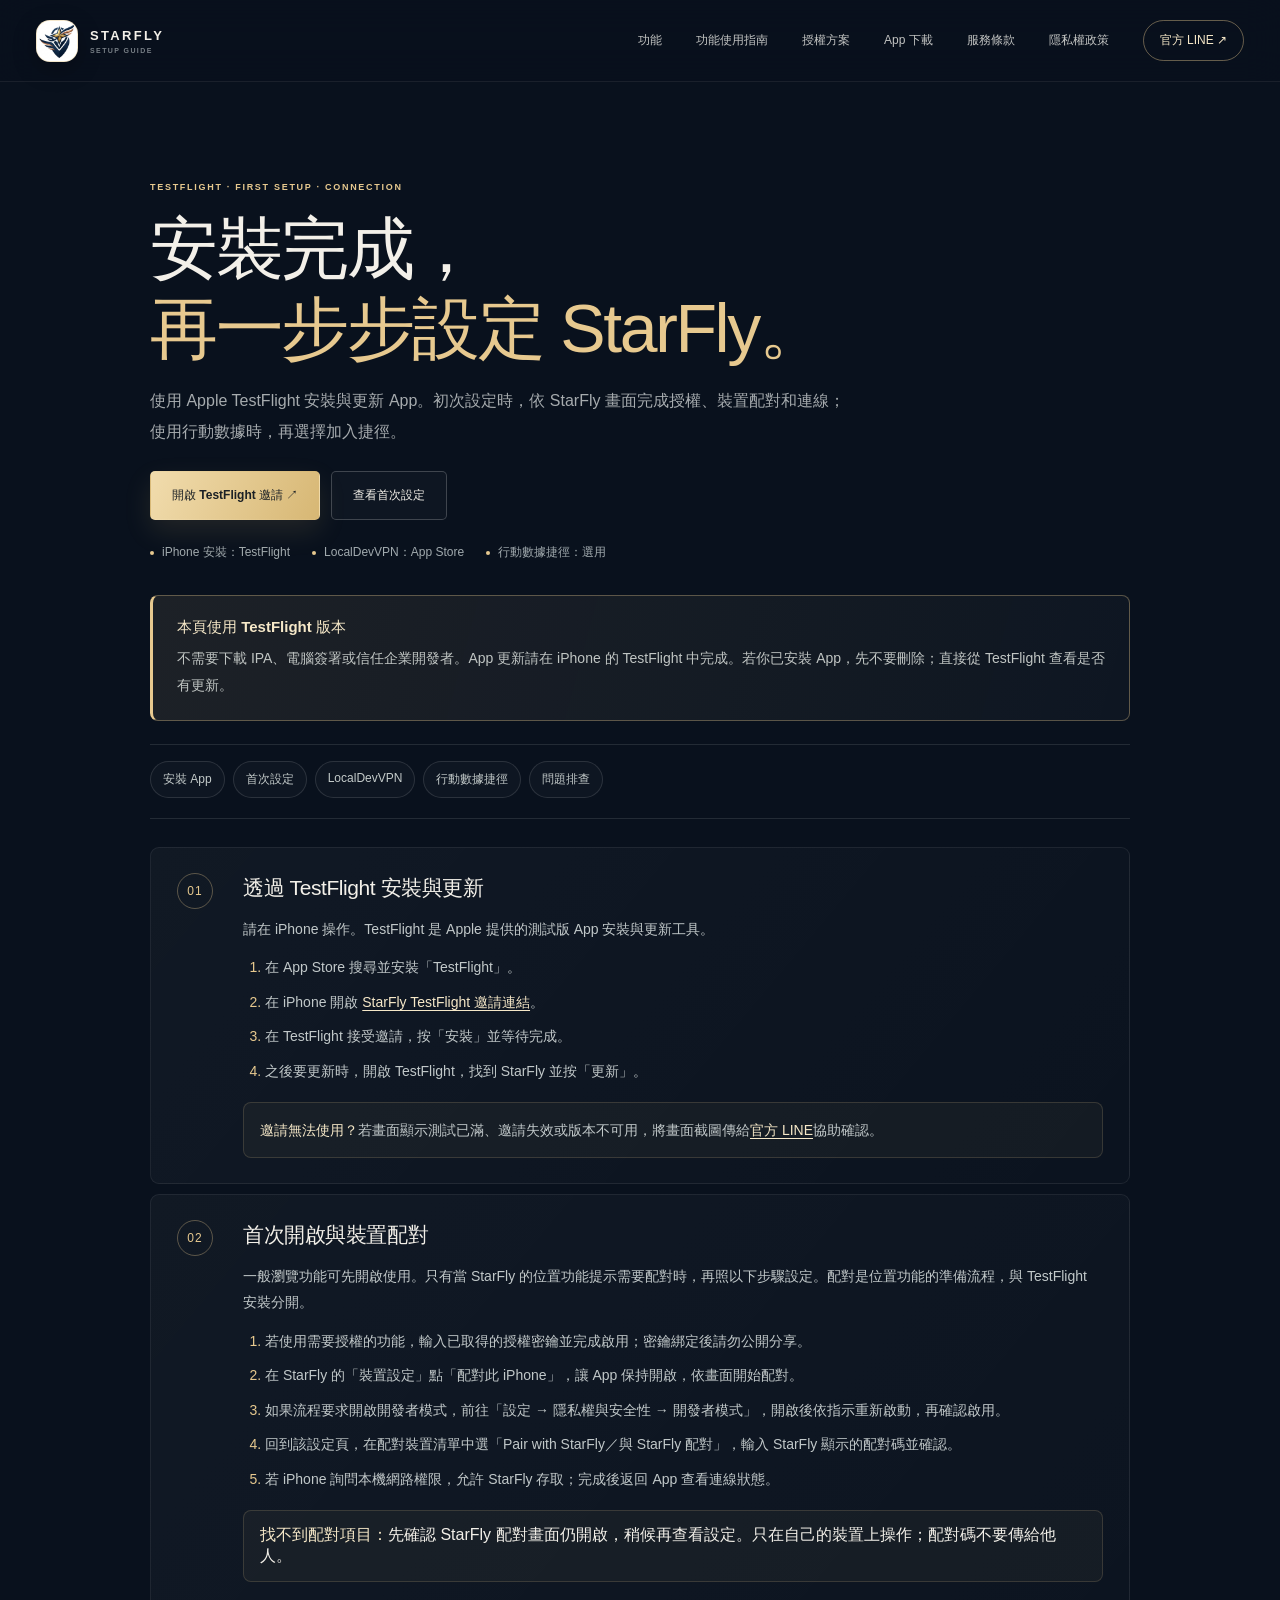
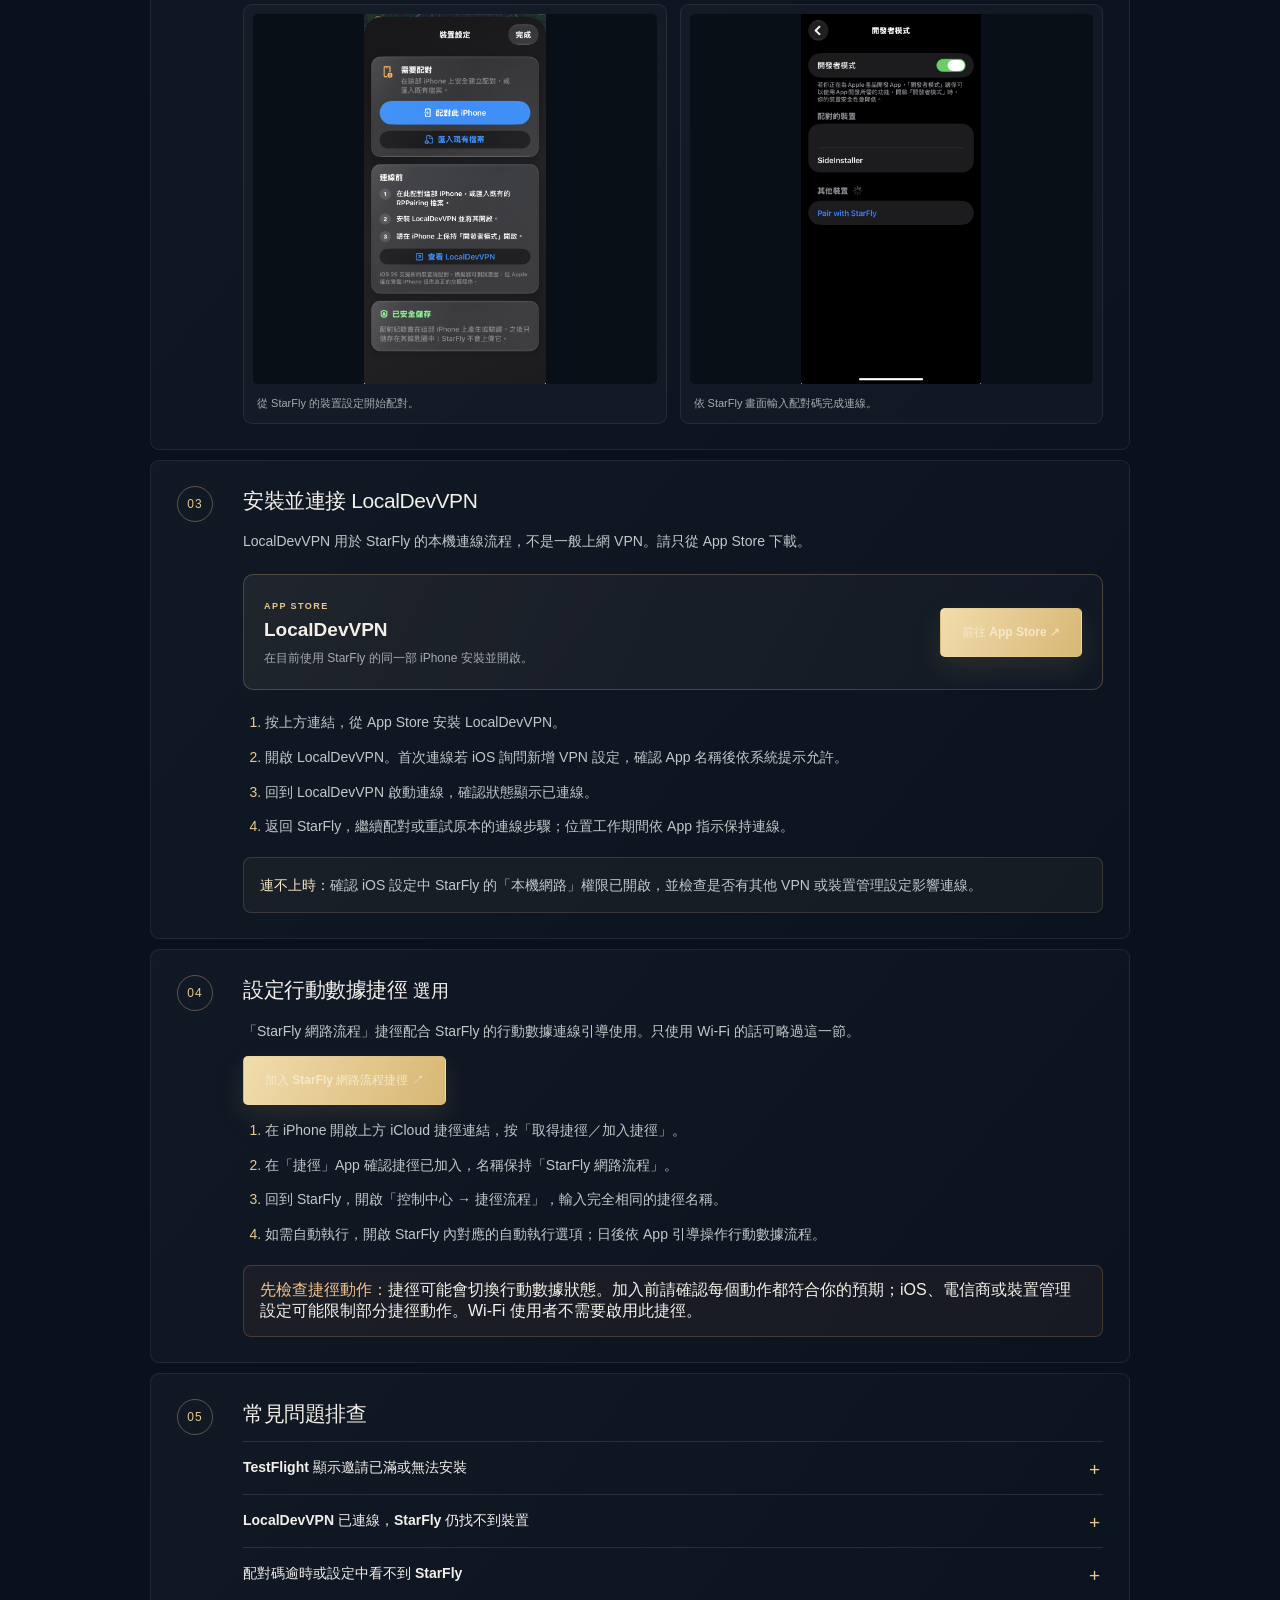
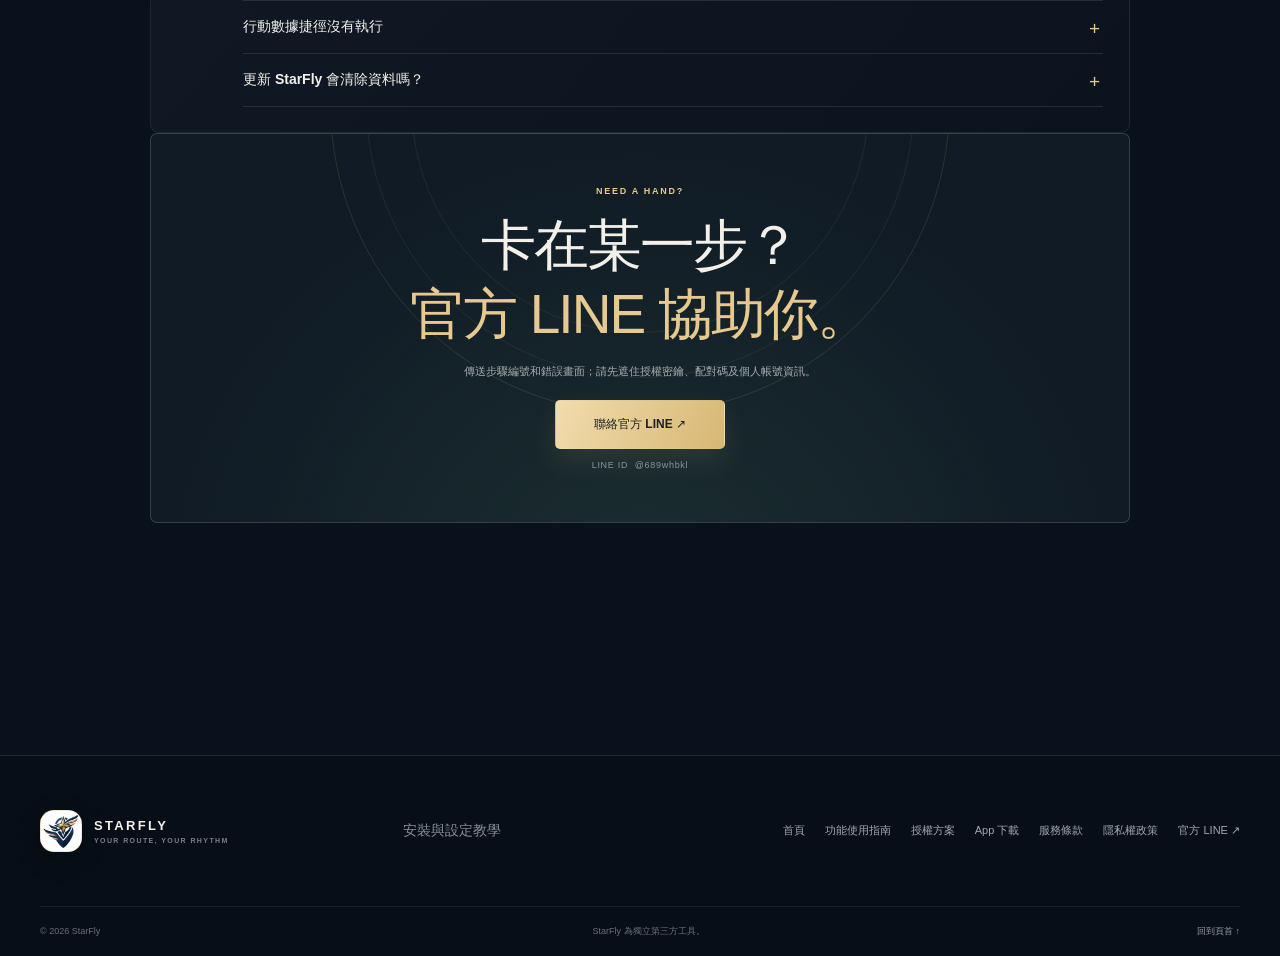
<file: install.html>
<!doctype html>
<html lang="zh-Hant">
<head>
  <meta charset="utf-8">
  <meta name="viewport" content="width=device-width, initial-scale=1">
  <meta name="theme-color" content="#09111d">
  <meta name="description" content="StarFly TestFlight 安裝、首次配對、LocalDevVPN 與行動數據捷徑完整教學。">
  <title>安裝與設定教學｜StarFly</title>
  <link rel="icon" href="assets/starfly-icon.png" type="image/png">
  <link rel="stylesheet" href="site.css">
  <link rel="stylesheet" href="legal.css">
  <link rel="stylesheet" href="typography.css">
  <link rel="stylesheet" href="install-guide.css">
  <script src="site.js" defer></script>
</head>
<body>
  <a class="skip-link" href="#main">跳至主要內容</a>
  <header class="site-header" id="top">
    <a class="wordmark" href="index.html"><span class="brand-mark"><img src="assets/starfly-icon.png" alt=""></span><span>STARFLY<small>SETUP GUIDE</small></span></a>
    <button class="menu-toggle" type="button" aria-expanded="false" aria-controls="primary-nav" aria-label="開啟導覽選單"><span></span><span></span></button>
    <nav class="primary-nav" id="primary-nav" aria-label="主要導覽">
      <a href="index.html#features">功能</a><a href="guide.html">功能使用指南</a><a href="index.html#plans">授權方案</a>
      <a href="https://testflight.apple.com/join/sr3w7648" target="_blank" rel="noopener noreferrer">App 下載</a>
      <a href="terms.html">服務條款</a><a href="privacy.html">隱私權政策</a>
      <a class="nav-contact" href="https://line.me/R/ti/p/@689whbkl" target="_blank" rel="noopener noreferrer">官方 LINE ↗</a>
    </nav>
  </header>

  <main id="main" class="legal-main section-shell install-guide">
    <div class="legal-hero reveal">
      <p class="eyebrow">TESTFLIGHT · FIRST SETUP · CONNECTION</p>
      <h1>安裝完成，<br><em>再一步步設定 StarFly。</em></h1>
      <p>使用 Apple TestFlight 安裝與更新 App。初次設定時，依 StarFly 畫面完成授權、裝置配對和連線；使用行動數據時，再選擇加入捷徑。</p>
      <div class="guide-actions">
        <a class="button button-gold" href="https://testflight.apple.com/join/sr3w7648" target="_blank" rel="noopener noreferrer">開啟 TestFlight 邀請 ↗</a>
        <a class="button button-outline" href="#first-setup">查看首次設定</a>
      </div>
      <div class="legal-meta"><span>iPhone 安裝：TestFlight</span><span>LocalDevVPN：App Store</span><span>行動數據捷徑：選用</span></div>
    </div>

    <aside class="legal-alert reveal"><strong>本頁使用 TestFlight 版本</strong><p>不需要下載 IPA、電腦簽署或信任企業開發者。App 更新請在 iPhone 的 TestFlight 中完成。若你已安裝 App，先不要刪除；直接從 TestFlight 查看是否有更新。</p></aside>

    <nav class="legal-toc reveal" aria-label="教學章節">
      <a href="#install">安裝 App</a><a href="#first-setup">首次設定</a><a href="#vpn">LocalDevVPN</a><a href="#shortcut">行動數據捷徑</a><a href="#troubleshoot">問題排查</a>
    </nav>

    <article class="legal-content">
      <section id="install" class="reveal">
        <span class="legal-num">01</span>
        <div>
          <h2>透過 TestFlight 安裝與更新</h2>
          <p>請在 iPhone 操作。TestFlight 是 Apple 提供的測試版 App 安裝與更新工具。</p>
          <ol>
            <li>在 App Store 搜尋並安裝「TestFlight」。</li>
            <li>在 iPhone 開啟 <a href="https://testflight.apple.com/join/sr3w7648" target="_blank" rel="noopener noreferrer">StarFly TestFlight 邀請連結</a>。</li>
            <li>在 TestFlight 接受邀請，按「安裝」並等待完成。</li>
            <li>之後要更新時，開啟 TestFlight，找到 StarFly 並按「更新」。</li>
          </ol>
          <p class="guide-note"><strong>邀請無法使用？</strong>若畫面顯示測試已滿、邀請失效或版本不可用，將畫面截圖傳給<a href="https://line.me/R/ti/p/@689whbkl" target="_blank" rel="noopener noreferrer">官方 LINE</a>協助確認。</p>
        </div>
      </section>

      <section id="first-setup" class="reveal">
        <span class="legal-num">02</span>
        <div>
          <h2>首次開啟與裝置配對</h2>
          <p>一般瀏覽功能可先開啟使用。只有當 StarFly 的位置功能提示需要配對時，再照以下步驟設定。配對是位置功能的準備流程，與 TestFlight 安裝分開。</p>
          <ol>
            <li>若使用需要授權的功能，輸入已取得的授權密鑰並完成啟用；密鑰綁定後請勿公開分享。</li>
            <li>在 StarFly 的「裝置設定」點「配對此 iPhone」，讓 App 保持開啟，依畫面開始配對。</li>
            <li>如果流程要求開啟開發者模式，前往「設定 → 隱私權與安全性 → 開發者模式」，開啟後依指示重新啟動，再確認啟用。</li>
            <li>回到該設定頁，在配對裝置清單中選「Pair with StarFly／與 StarFly 配對」，輸入 StarFly 顯示的配對碼並確認。</li>
            <li>若 iPhone 詢問本機網路權限，允許 StarFly 存取；完成後返回 App 查看連線狀態。</li>
          </ol>
          <div class="guide-note"><strong>找不到配對項目：</strong>先確認 StarFly 配對畫面仍開啟，稍候再查看設定。只在自己的裝置上操作；配對碼不要傳給他人。</div>
          <div class="guide-gallery">
            <figure><img src="assets/05-device-setup.png" alt="StarFly 裝置設定與配對入口示意"><figcaption>從 StarFly 的裝置設定開始配對。</figcaption></figure>
            <figure><img src="assets/07-pairing-settings-redacted.png" alt="已遮蔽裝置名稱的 Pair with StarFly 配對項目"><figcaption>依 StarFly 畫面輸入配對碼完成連線。</figcaption></figure>
          </div>
        </div>
      </section>

      <section id="vpn" class="reveal">
        <span class="legal-num">03</span>
        <div>
          <h2>安裝並連接 LocalDevVPN</h2>
          <p>LocalDevVPN 用於 StarFly 的本機連線流程，不是一般上網 VPN。請只從 App Store 下載。</p>
          <div class="guide-link-card">
            <div><span class="guide-kicker">APP STORE</span><h3>LocalDevVPN</h3><p>在目前使用 StarFly 的同一部 iPhone 安裝並開啟。</p></div>
            <a class="button button-gold" href="https://apps.apple.com/app/localdevvpn/id6755608044" target="_blank" rel="noopener noreferrer">前往 App Store ↗</a>
          </div>
          <ol>
            <li>按上方連結，從 App Store 安裝 LocalDevVPN。</li>
            <li>開啟 LocalDevVPN。首次連線若 iOS 詢問新增 VPN 設定，確認 App 名稱後依系統提示允許。</li>
            <li>回到 LocalDevVPN 啟動連線，確認狀態顯示已連線。</li>
            <li>返回 StarFly，繼續配對或重試原本的連線步驟；位置工作期間依 App 指示保持連線。</li>
          </ol>
          <p class="guide-note"><strong>連不上時：</strong>確認 iOS 設定中 StarFly 的「本機網路」權限已開啟，並檢查是否有其他 VPN 或裝置管理設定影響連線。</p>
        </div>
      </section>

      <section id="shortcut" class="reveal">
        <span class="legal-num">04</span>
        <div>
          <h2>設定行動數據捷徑 <small>選用</small></h2>
          <p>「StarFly 網路流程」捷徑配合 StarFly 的行動數據連線引導使用。只使用 Wi‑Fi 的話可略過這一節。</p>
          <p><a class="button button-gold" href="https://www.icloud.com/shortcuts/21f20ca0ad8946f9ade191c02793a96c" target="_blank" rel="noopener noreferrer">加入 StarFly 網路流程捷徑 ↗</a></p>
          <ol>
            <li>在 iPhone 開啟上方 iCloud 捷徑連結，按「取得捷徑／加入捷徑」。</li>
            <li>在「捷徑」App 確認捷徑已加入，名稱保持「StarFly 網路流程」。</li>
            <li>回到 StarFly，開啟「控制中心 → 捷徑流程」，輸入完全相同的捷徑名稱。</li>
            <li>如需自動執行，開啟 StarFly 內對應的自動執行選項；日後依 App 引導操作行動數據流程。</li>
          </ol>
          <div class="guide-note guide-note-warn"><strong>先檢查捷徑動作：</strong>捷徑可能會切換行動數據狀態。加入前請確認每個動作都符合你的預期；iOS、電信商或裝置管理設定可能限制部分捷徑動作。Wi‑Fi 使用者不需要啟用此捷徑。</div>
        </div>
      </section>

      <section id="troubleshoot" class="reveal">
        <span class="legal-num">05</span>
        <div>
          <h2>常見問題排查</h2>
          <div class="guide-faq">
            <details><summary>TestFlight 顯示邀請已滿或無法安裝</summary><p>確認邀請連結是在 iPhone 開啟，並確認 TestFlight 已安裝。若仍顯示名額或邀請問題，截圖後聯絡官方 LINE。</p></details>
            <details><summary>LocalDevVPN 已連線，StarFly 仍找不到裝置</summary><p>確認操作的是同一部 iPhone、StarFly 的本機網路權限已允許、配對流程仍在等待，且 LocalDevVPN 仍顯示連線中。返回 StarFly 重試；若有其他 VPN，檢查其設定是否衝突。</p></details>
            <details><summary>配對碼逾時或設定中看不到 StarFly</summary><p>回到 StarFly 重新開始配對並使用新配對碼，讓 App 保持前景，再查看 iPhone 設定。不要重複使用已過期的配對碼。</p></details>
            <details><summary>行動數據捷徑沒有執行</summary><p>確認捷徑名稱與 StarFly 設定完全相同，並檢查 iOS 是否允許捷徑中的動作。若使用 Wi‑Fi，略過捷徑並選擇 Wi‑Fi 流程。</p></details>
            <details><summary>更新 StarFly 會清除資料嗎？</summary><p>直接從 TestFlight 更新即可。若遇到更新錯誤，先保留 App 並聯絡官方 LINE，不要先刪除 App。</p></details>
          </div>
        </div>
      </section>
    </article>

    <section class="contact-section reveal"><div class="contact-orbit" aria-hidden="true"></div><p class="eyebrow">NEED A HAND?</p><h2>卡在某一步？<br><em>官方 LINE 協助你。</em></h2><p>傳送步驟編號和錯誤畫面；請先遮住授權密鑰、配對碼及個人帳號資訊。</p><a class="button button-gold" href="https://line.me/R/ti/p/@689whbkl" target="_blank" rel="noopener noreferrer">聯絡官方 LINE ↗</a><span class="contact-id">LINE ID&nbsp; @689whbkl</span></section>
  </main>

  <footer class="site-footer"><div class="footer-main section-shell"><a class="wordmark footer-wordmark" href="index.html"><span class="brand-mark"><img src="assets/starfly-icon.png" alt=""></span><span>STARFLY<small>YOUR ROUTE, YOUR RHYTHM</small></span></a><p>安裝與設定教學</p><nav aria-label="頁尾導覽"><a href="index.html">首頁</a><a href="guide.html">功能使用指南</a><a href="index.html#plans">授權方案</a><a href="https://testflight.apple.com/join/sr3w7648" target="_blank" rel="noopener noreferrer">App 下載</a><a href="terms.html">服務條款</a><a href="privacy.html">隱私權政策</a><a href="https://line.me/R/ti/p/@689whbkl" target="_blank" rel="noopener noreferrer">官方 LINE ↗</a></nav></div><div class="footer-bottom section-shell"><span>© <span data-current-year>2026</span> StarFly</span><span>StarFly 為獨立第三方工具。</span><a href="#top">回到頁首 ↑</a></div></footer>
</body>
</html>
</file>
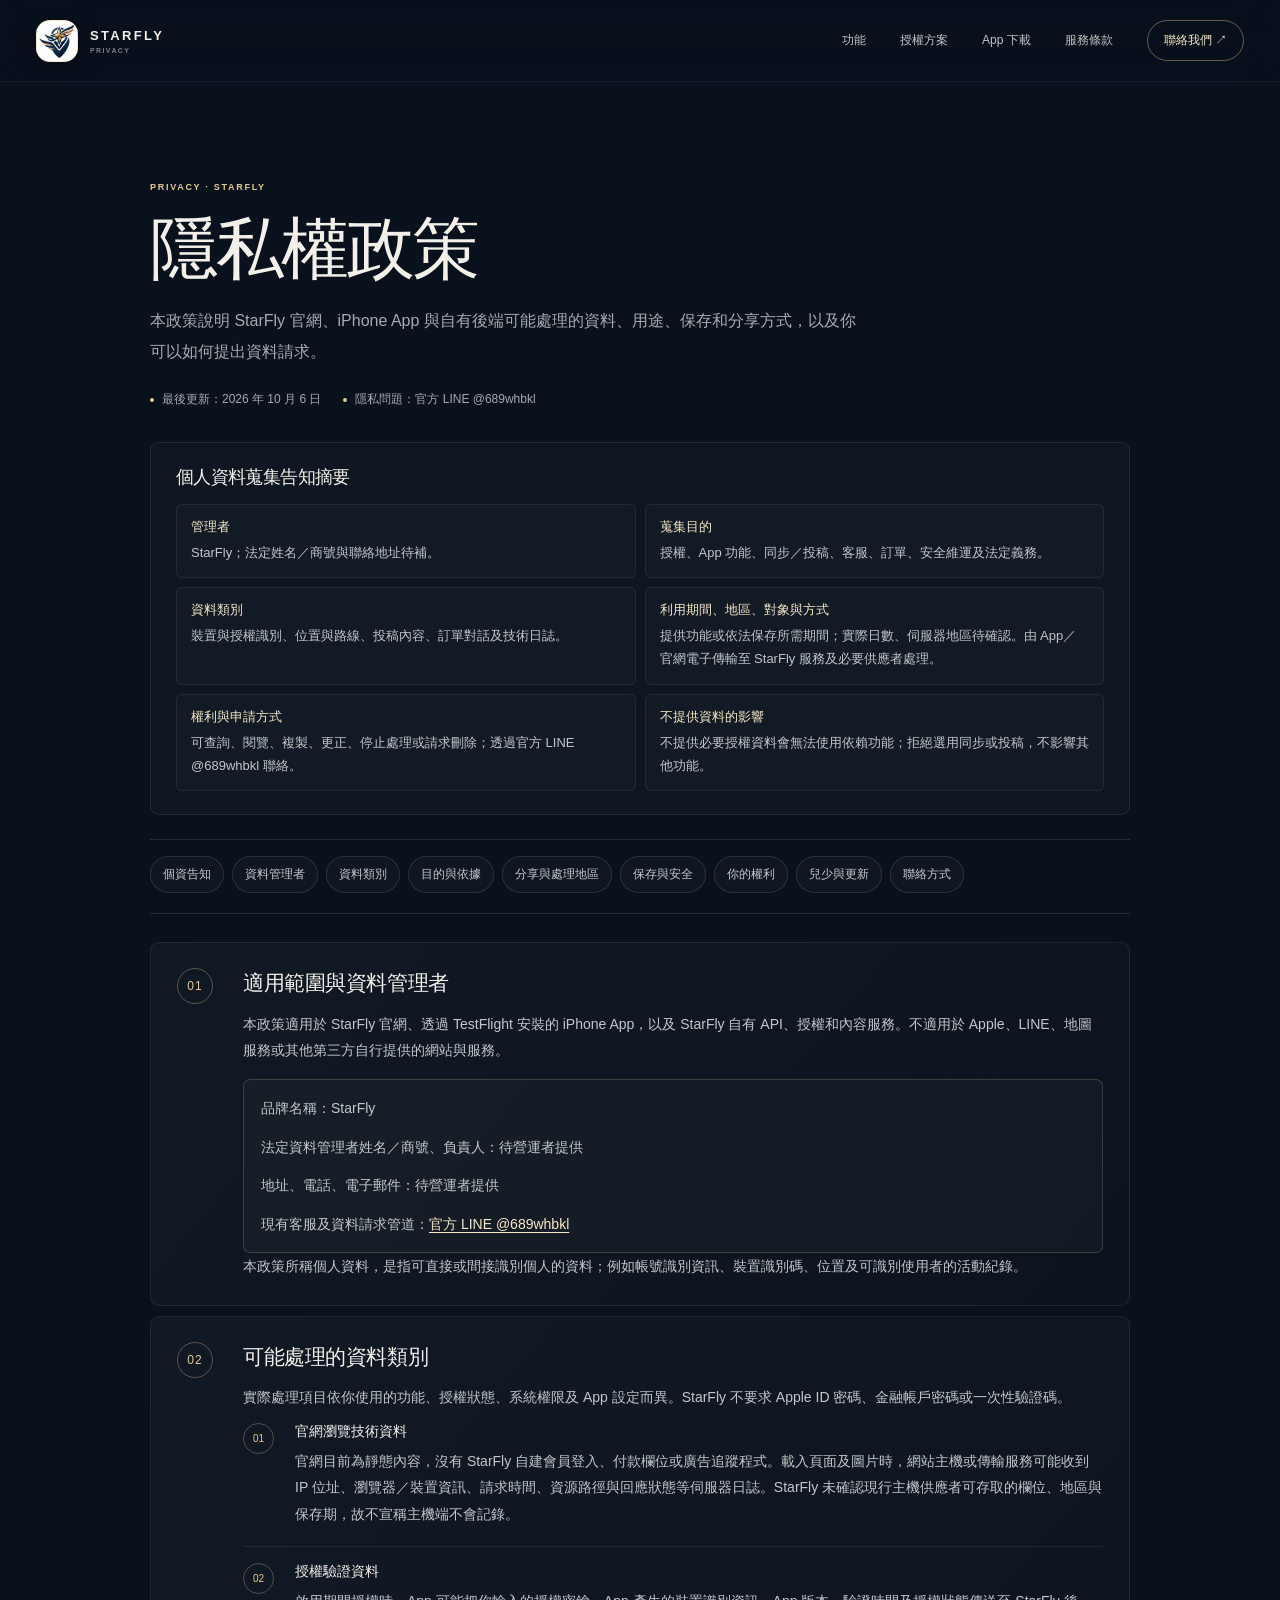
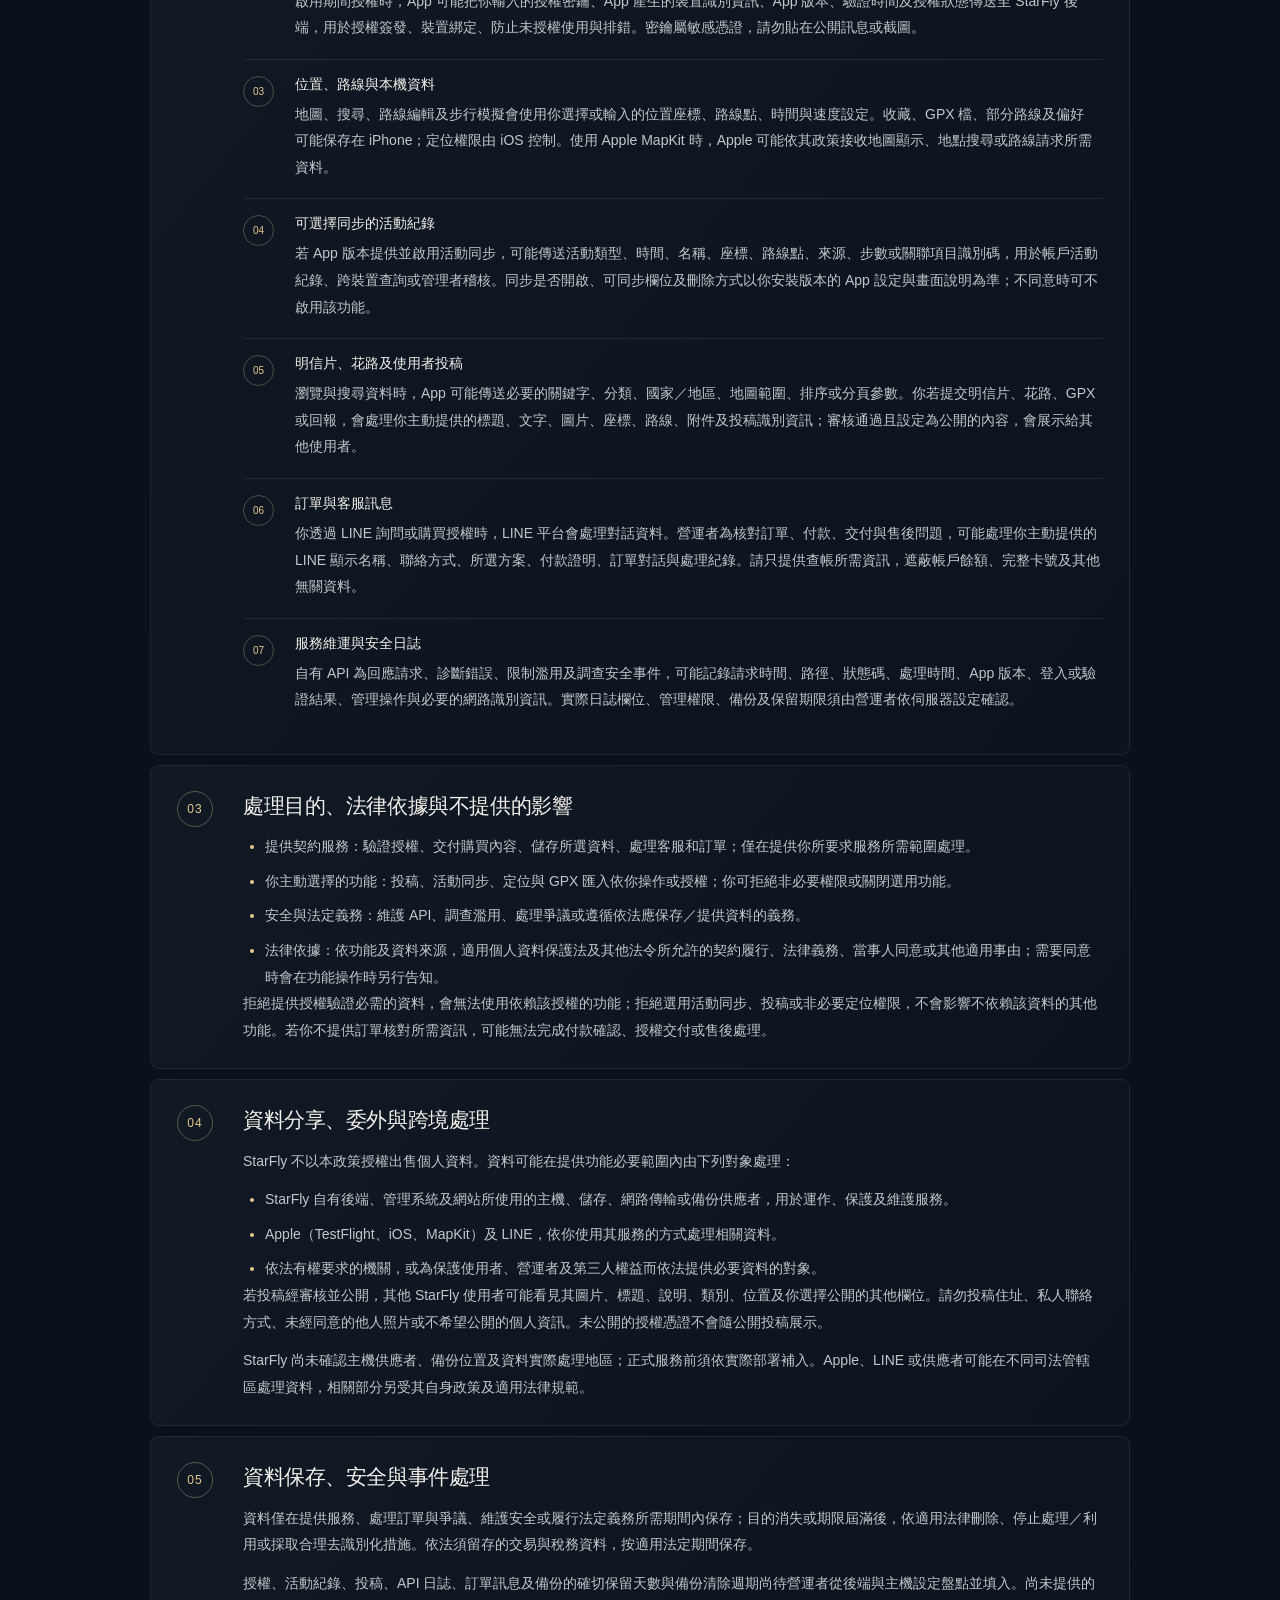
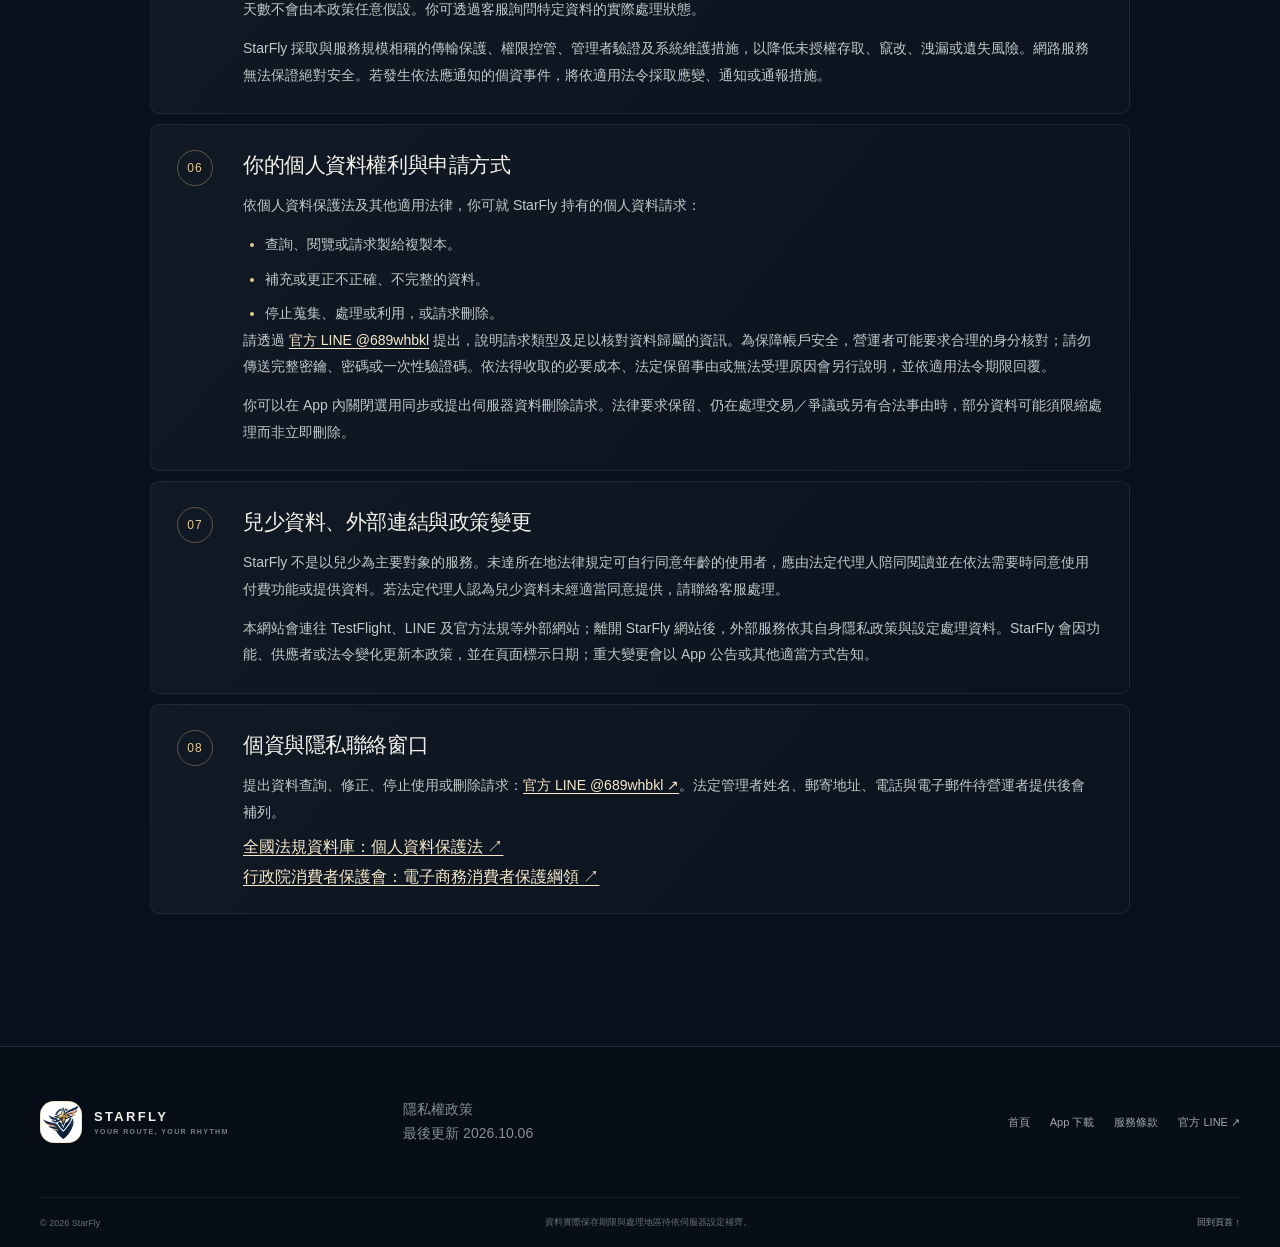
<file: privacy.html>
<!doctype html>
<html lang="zh-Hant">
<head>
  <meta charset="utf-8">
  <meta name="viewport" content="width=device-width, initial-scale=1">
  <meta name="theme-color" content="#09111d">
  <meta name="description" content="StarFly 官網、iPhone App 與自有服務的個人資料類別、目的、保存、分享、安全措施及使用者權利。">
  <title>隱私權政策｜StarFly</title>
  <link rel="icon" href="assets/starfly-icon.png" type="image/png">
  <link rel="stylesheet" href="site.css">
  <link rel="stylesheet" href="legal.css">
  <link rel="stylesheet" href="typography.css">
  <script src="site.js" defer></script>
</head>
<body>
  <a class="skip-link" href="#main">跳至主要內容</a>
  <header class="site-header" id="top">
    <a class="wordmark" href="index.html"><span class="brand-mark"><img src="assets/starfly-icon.png" alt=""></span><span>STARFLY<small>PRIVACY</small></span></a>
    <button class="menu-toggle" type="button" aria-expanded="false" aria-controls="primary-nav" aria-label="開啟導覽選單"><span></span><span></span></button>
    <nav class="primary-nav" id="primary-nav" aria-label="主要導覽"><a href="index.html#features">功能</a><a href="index.html#plans">授權方案</a><a href="https://testflight.apple.com/join/sr3w7648">App 下載</a><a href="terms.html">服務條款</a><a class="nav-contact" href="https://line.me/R/ti/p/@689whbkl" target="_blank" rel="noopener noreferrer">聯絡我們 ↗</a></nav>
  </header>
  <main id="main" class="legal-main section-shell">
    <div class="legal-hero reveal"><p class="eyebrow">PRIVACY · STARFLY</p><h1>隱私權政策</h1><p>本政策說明 StarFly 官網、iPhone App 與自有後端可能處理的資料、用途、保存和分享方式，以及你可以如何提出資料請求。</p><div class="legal-meta"><span>最後更新：2026 年 10 月 6 日</span><span>隱私問題：官方 LINE @689whbkl</span></div></div>
    <section class="legal-notice-grid reveal" id="notice" aria-labelledby="notice-title"><h2 id="notice-title">個人資料蒐集告知摘要</h2><dl><div><dt>管理者</dt><dd>StarFly；法定姓名／商號與聯絡地址待補。</dd></div><div><dt>蒐集目的</dt><dd>授權、App 功能、同步／投稿、客服、訂單、安全維運及法定義務。</dd></div><div><dt>資料類別</dt><dd>裝置與授權識別、位置與路線、投稿內容、訂單對話及技術日誌。</dd></div><div><dt>利用期間、地區、對象與方式</dt><dd>提供功能或依法保存所需期間；實際日數、伺服器地區待確認。由 App／官網電子傳輸至 StarFly 服務及必要供應者處理。</dd></div><div><dt>權利與申請方式</dt><dd>可查詢、閱覽、複製、更正、停止處理或請求刪除；透過官方 LINE @689whbkl 聯絡。</dd></div><div><dt>不提供資料的影響</dt><dd>不提供必要授權資料會無法使用依賴功能；拒絕選用同步或投稿，不影響其他功能。</dd></div></dl></section>
    <nav class="legal-toc reveal" aria-label="本頁內容"><a href="#notice">個資告知</a><a href="#controller">資料管理者</a><a href="#collection">資料類別</a><a href="#purpose">目的與依據</a><a href="#sharing">分享與處理地區</a><a href="#retention">保存與安全</a><a href="#rights">你的權利</a><a href="#children">兒少與更新</a><a href="#contact">聯絡方式</a></nav>
    <article class="legal-content">
      <section class="reveal" id="controller"><span class="legal-num">01</span><div><h2>適用範圍與資料管理者</h2><p>本政策適用於 StarFly 官網、透過 TestFlight 安裝的 iPhone App，以及 StarFly 自有 API、授權和內容服務。不適用於 Apple、LINE、地圖服務或其他第三方自行提供的網站與服務。</p><div class="legal-contact-card"><p><strong>品牌名稱：</strong>StarFly</p><p><strong>法定資料管理者姓名／商號、負責人：</strong>待營運者提供</p><p><strong>地址、電話、電子郵件：</strong>待營運者提供</p><p><strong>現有客服及資料請求管道：</strong><a href="https://line.me/R/ti/p/@689whbkl" target="_blank" rel="noopener noreferrer">官方 LINE @689whbkl</a></p></div><p>本政策所稱個人資料，是指可直接或間接識別個人的資料；例如帳號識別資訊、裝置識別碼、位置及可識別使用者的活動紀錄。</p></div></section>
      <section class="reveal" id="collection"><span class="legal-num">02</span><div><h2>可能處理的資料類別</h2><p>實際處理項目依你使用的功能、授權狀態、系統權限及 App 設定而異。StarFly 不要求 Apple ID 密碼、金融帳戶密碼或一次性驗證碼。</p><div class="data-groups">
        <div class="data-group"><span class="data-icon">01</span><div><h3>官網瀏覽技術資料</h3><p>官網目前為靜態內容，沒有 StarFly 自建會員登入、付款欄位或廣告追蹤程式。載入頁面及圖片時，網站主機或傳輸服務可能收到 IP 位址、瀏覽器／裝置資訊、請求時間、資源路徑與回應狀態等伺服器日誌。StarFly 未確認現行主機供應者可存取的欄位、地區與保存期，故不宣稱主機端不會記錄。</p></div></div>
        <div class="data-group"><span class="data-icon">02</span><div><h3>授權驗證資料</h3><p>啟用期間授權時，App 可能把你輸入的授權密鑰、App 產生的裝置識別資訊、App 版本、驗證時間及授權狀態傳送至 StarFly 後端，用於授權簽發、裝置綁定、防止未授權使用與排錯。密鑰屬敏感憑證，請勿貼在公開訊息或截圖。</p></div></div>
        <div class="data-group"><span class="data-icon">03</span><div><h3>位置、路線與本機資料</h3><p>地圖、搜尋、路線編輯及步行模擬會使用你選擇或輸入的位置座標、路線點、時間與速度設定。收藏、GPX 檔、部分路線及偏好可能保存在 iPhone；定位權限由 iOS 控制。使用 Apple MapKit 時，Apple 可能依其政策接收地圖顯示、地點搜尋或路線請求所需資料。</p></div></div>
        <div class="data-group"><span class="data-icon">04</span><div><h3>可選擇同步的活動紀錄</h3><p>若 App 版本提供並啟用活動同步，可能傳送活動類型、時間、名稱、座標、路線點、來源、步數或關聯項目識別碼，用於帳戶活動紀錄、跨裝置查詢或管理者稽核。同步是否開啟、可同步欄位及刪除方式以你安裝版本的 App 設定與畫面說明為準；不同意時可不啟用該功能。</p></div></div>
        <div class="data-group"><span class="data-icon">05</span><div><h3>明信片、花路及使用者投稿</h3><p>瀏覽與搜尋資料時，App 可能傳送必要的關鍵字、分類、國家／地區、地圖範圍、排序或分頁參數。你若提交明信片、花路、GPX 或回報，會處理你主動提供的標題、文字、圖片、座標、路線、附件及投稿識別資訊；審核通過且設定為公開的內容，會展示給其他使用者。</p></div></div>
        <div class="data-group"><span class="data-icon">06</span><div><h3>訂單與客服訊息</h3><p>你透過 LINE 詢問或購買授權時，LINE 平台會處理對話資料。營運者為核對訂單、付款、交付與售後問題，可能處理你主動提供的 LINE 顯示名稱、聯絡方式、所選方案、付款證明、訂單對話與處理紀錄。請只提供查帳所需資訊，遮蔽帳戶餘額、完整卡號及其他無關資料。</p></div></div>
        <div class="data-group"><span class="data-icon">07</span><div><h3>服務維運與安全日誌</h3><p>自有 API 為回應請求、診斷錯誤、限制濫用及調查安全事件，可能記錄請求時間、路徑、狀態碼、處理時間、App 版本、登入或驗證結果、管理操作與必要的網路識別資訊。實際日誌欄位、管理權限、備份及保留期限須由營運者依伺服器設定確認。</p></div></div>
      </div></div></section>
      <section class="reveal" id="purpose"><span class="legal-num">03</span><div><h2>處理目的、法律依據與不提供的影響</h2><ul><li><strong>提供契約服務：</strong>驗證授權、交付購買內容、儲存所選資料、處理客服和訂單；僅在提供你所要求服務所需範圍處理。</li><li><strong>你主動選擇的功能：</strong>投稿、活動同步、定位與 GPX 匯入依你操作或授權；你可拒絕非必要權限或關閉選用功能。</li><li><strong>安全與法定義務：</strong>維護 API、調查濫用、處理爭議或遵循依法應保存／提供資料的義務。</li><li><strong>法律依據：</strong>依功能及資料來源，適用個人資料保護法及其他法令所允許的契約履行、法律義務、當事人同意或其他適用事由；需要同意時會在功能操作時另行告知。</li></ul><p>拒絕提供授權驗證必需的資料，會無法使用依賴該授權的功能；拒絕選用活動同步、投稿或非必要定位權限，不會影響不依賴該資料的其他功能。若你不提供訂單核對所需資訊，可能無法完成付款確認、授權交付或售後處理。</p></div></section>
      <section class="reveal" id="sharing"><span class="legal-num">04</span><div><h2>資料分享、委外與跨境處理</h2><p>StarFly 不以本政策授權出售個人資料。資料可能在提供功能必要範圍內由下列對象處理：</p><ul><li>StarFly 自有後端、管理系統及網站所使用的主機、儲存、網路傳輸或備份供應者，用於運作、保護及維護服務。</li><li>Apple（TestFlight、iOS、MapKit）及 LINE，依你使用其服務的方式處理相關資料。</li><li>依法有權要求的機關，或為保護使用者、營運者及第三人權益而依法提供必要資料的對象。</li></ul><p>若投稿經審核並公開，其他 StarFly 使用者可能看見其圖片、標題、說明、類別、位置及你選擇公開的其他欄位。請勿投稿住址、私人聯絡方式、未經同意的他人照片或不希望公開的個人資訊。未公開的授權憑證不會隨公開投稿展示。</p><p>StarFly 尚未確認主機供應者、備份位置及資料實際處理地區；正式服務前須依實際部署補入。Apple、LINE 或供應者可能在不同司法管轄區處理資料，相關部分另受其自身政策及適用法律規範。</p></div></section>
      <section class="reveal" id="retention"><span class="legal-num">05</span><div><h2>資料保存、安全與事件處理</h2><p>資料僅在提供服務、處理訂單與爭議、維護安全或履行法定義務所需期間內保存；目的消失或期限屆滿後，依適用法律刪除、停止處理／利用或採取合理去識別化措施。依法須留存的交易與稅務資料，按適用法定期間保存。</p><p>授權、活動紀錄、投稿、API 日誌、訂單訊息及備份的確切保留天數與備份清除週期尚待營運者從後端與主機設定盤點並填入。尚未提供的天數不會由本政策任意假設。你可透過客服詢問特定資料的實際處理狀態。</p><p>StarFly 採取與服務規模相稱的傳輸保護、權限控管、管理者驗證及系統維護措施，以降低未授權存取、竄改、洩漏或遺失風險。網路服務無法保證絕對安全。若發生依法應通知的個資事件，將依適用法令採取應變、通知或通報措施。</p></div></section>
      <section class="reveal" id="rights"><span class="legal-num">06</span><div><h2>你的個人資料權利與申請方式</h2><p>依個人資料保護法及其他適用法律，你可就 StarFly 持有的個人資料請求：</p><ul><li>查詢、閱覽或請求製給複製本。</li><li>補充或更正不正確、不完整的資料。</li><li>停止蒐集、處理或利用，或請求刪除。</li></ul><p>請透過 <a href="https://line.me/R/ti/p/@689whbkl" target="_blank" rel="noopener noreferrer">官方 LINE @689whbkl</a> 提出，說明請求類型及足以核對資料歸屬的資訊。為保障帳戶安全，營運者可能要求合理的身分核對；請勿傳送完整密鑰、密碼或一次性驗證碼。依法得收取的必要成本、法定保留事由或無法受理原因會另行說明，並依適用法令期限回覆。</p><p>你可以在 App 內關閉選用同步或提出伺服器資料刪除請求。法律要求保留、仍在處理交易／爭議或另有合法事由時，部分資料可能須限縮處理而非立即刪除。</p></div></section>
      <section class="reveal" id="children"><span class="legal-num">07</span><div><h2>兒少資料、外部連結與政策變更</h2><p>StarFly 不是以兒少為主要對象的服務。未達所在地法律規定可自行同意年齡的使用者，應由法定代理人陪同閱讀並在依法需要時同意使用付費功能或提供資料。若法定代理人認為兒少資料未經適當同意提供，請聯絡客服處理。</p><p>本網站會連往 TestFlight、LINE 及官方法規等外部網站；離開 StarFly 網站後，外部服務依其自身隱私政策與設定處理資料。StarFly 會因功能、供應者或法令變化更新本政策，並在頁面標示日期；重大變更會以 App 公告或其他適當方式告知。</p></div></section>
      <section class="reveal" id="contact"><span class="legal-num">08</span><div><h2>個資與隱私聯絡窗口</h2><p>提出資料查詢、修正、停止使用或刪除請求：<a href="https://line.me/R/ti/p/@689whbkl" target="_blank" rel="noopener noreferrer">官方 LINE @689whbkl ↗</a>。法定管理者姓名、郵寄地址、電話與電子郵件待營運者提供後會補列。</p><div class="legal-source-list"><a href="https://law.moj.gov.tw/LawClass/LawAll.aspx?pcode=I0050021" target="_blank" rel="noopener noreferrer">全國法規資料庫：個人資料保護法 ↗</a><a href="https://cpc.ey.gov.tw/Page/960E744883E6A75D" target="_blank" rel="noopener noreferrer">行政院消費者保護會：電子商務消費者保護綱領 ↗</a></div></div></section>
    </article>
  </main>
  <footer class="site-footer"><div class="footer-main section-shell"><a class="wordmark footer-wordmark" href="index.html"><span class="brand-mark"><img src="assets/starfly-icon.png" alt=""></span><span>STARFLY<small>YOUR ROUTE, YOUR RHYTHM</small></span></a><p>隱私權政策<br>最後更新 2026.10.06</p><nav aria-label="頁尾導覽"><a href="index.html">首頁</a><a href="https://testflight.apple.com/join/sr3w7648">App 下載</a><a href="terms.html">服務條款</a><a href="https://line.me/R/ti/p/@689whbkl" target="_blank" rel="noopener noreferrer">官方 LINE ↗</a></nav></div><div class="footer-bottom section-shell"><span>© <span data-current-year>2026</span> StarFly</span><span>資料實際保存期限與處理地區待依伺服器設定補齊。</span><a href="#top">回到頁首 ↑</a></div></footer>
</body>
</html>
</file>
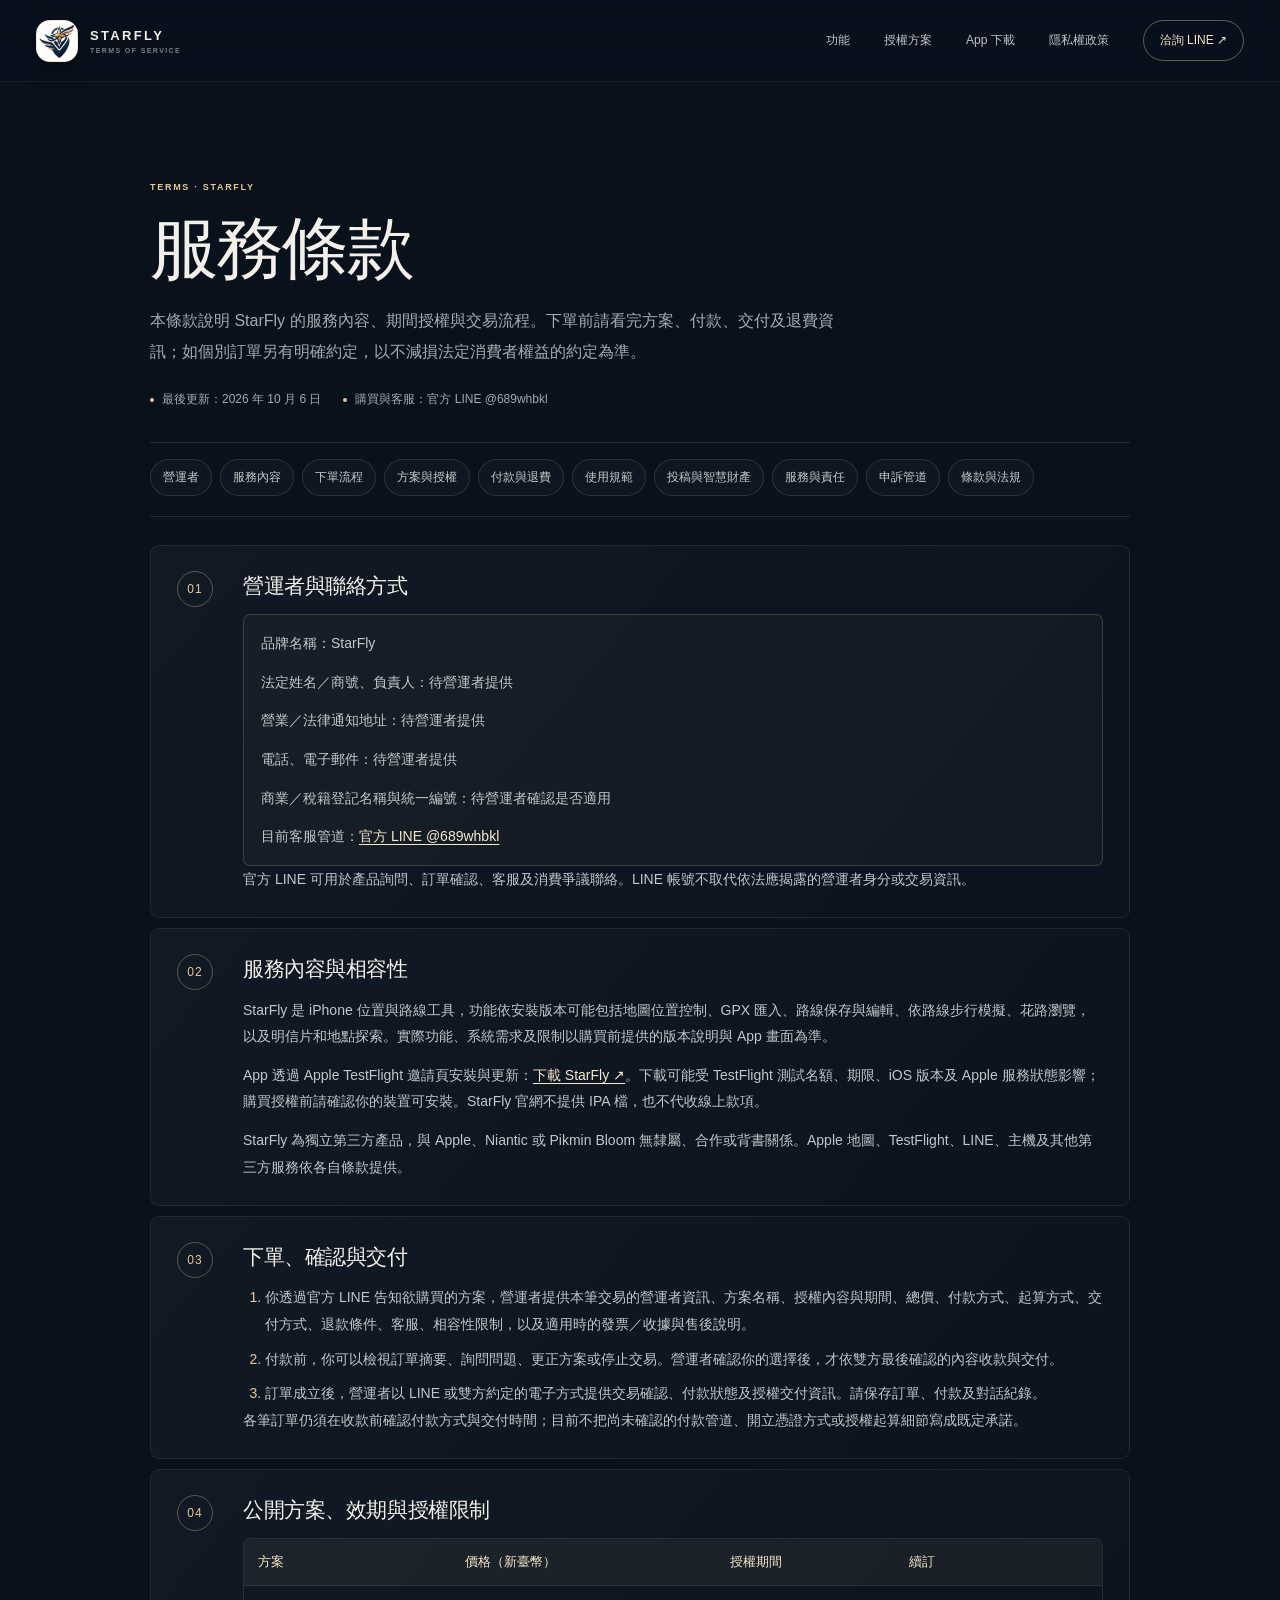
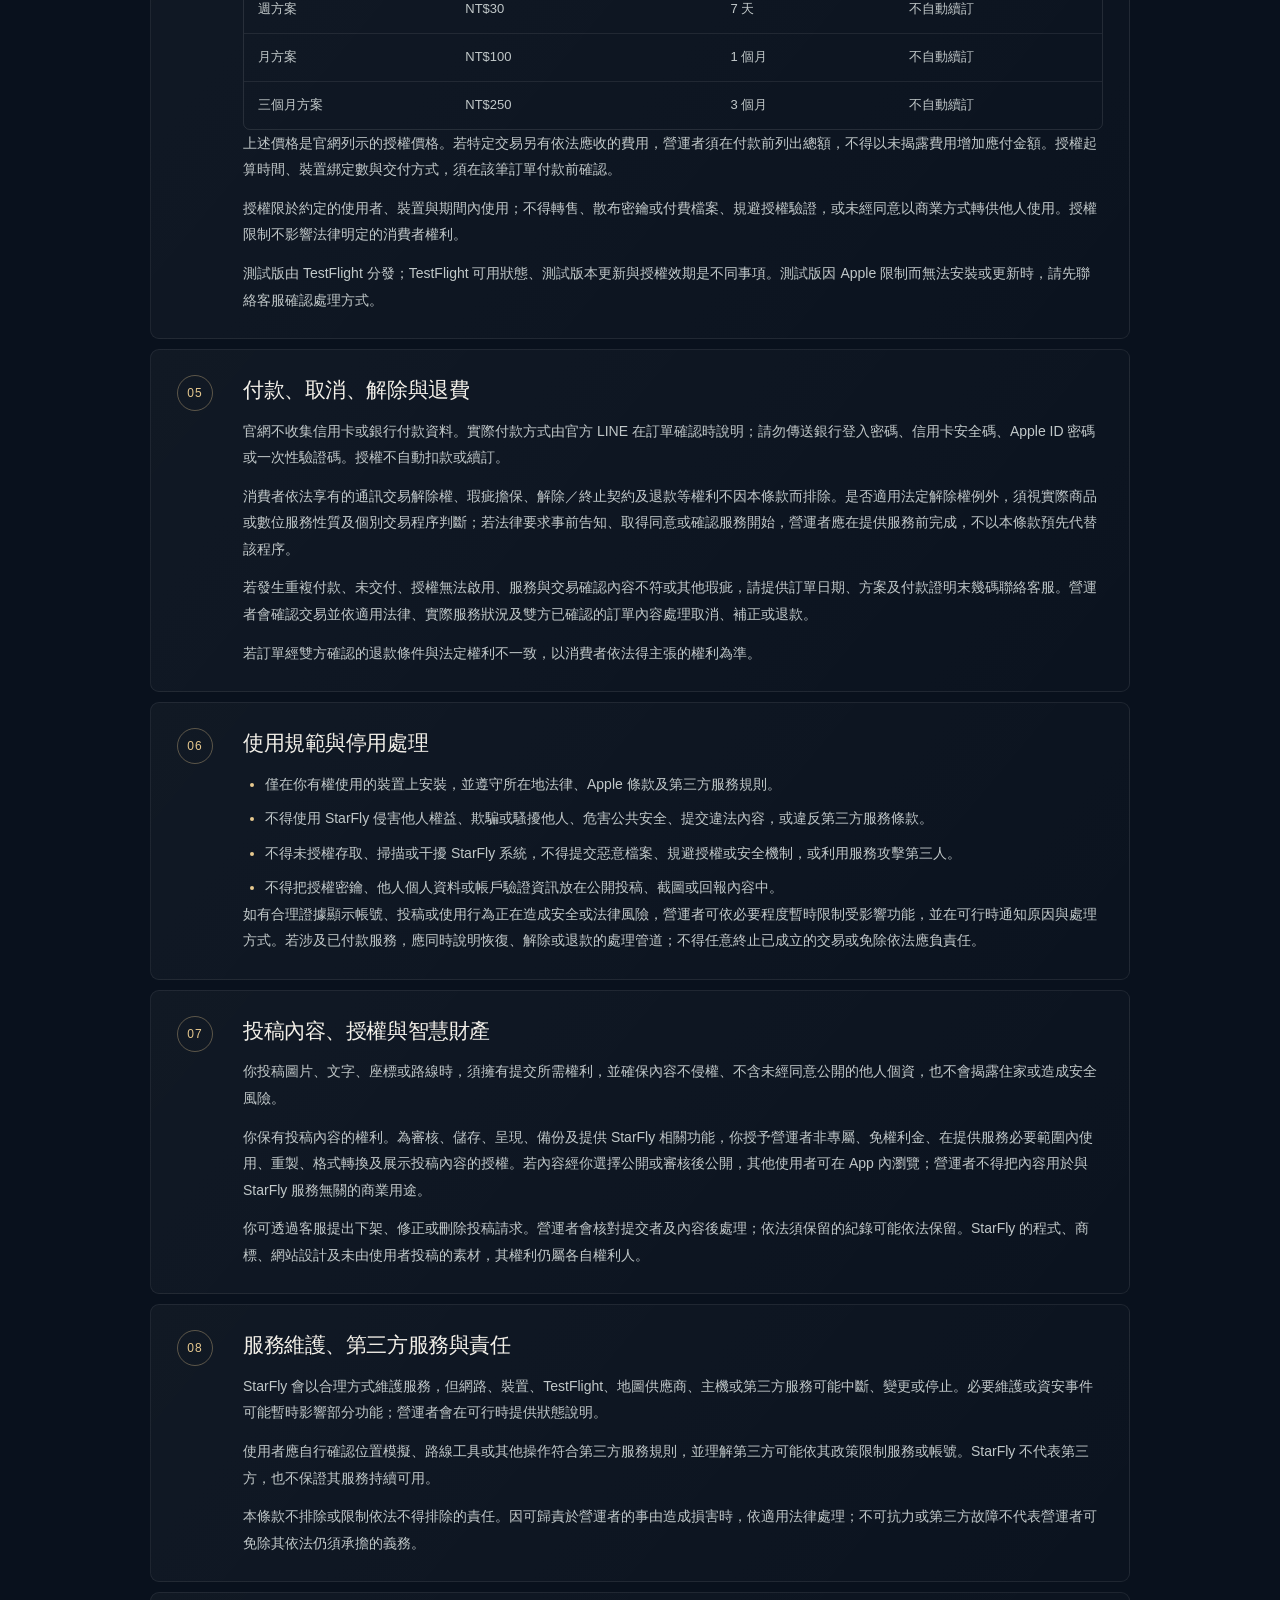
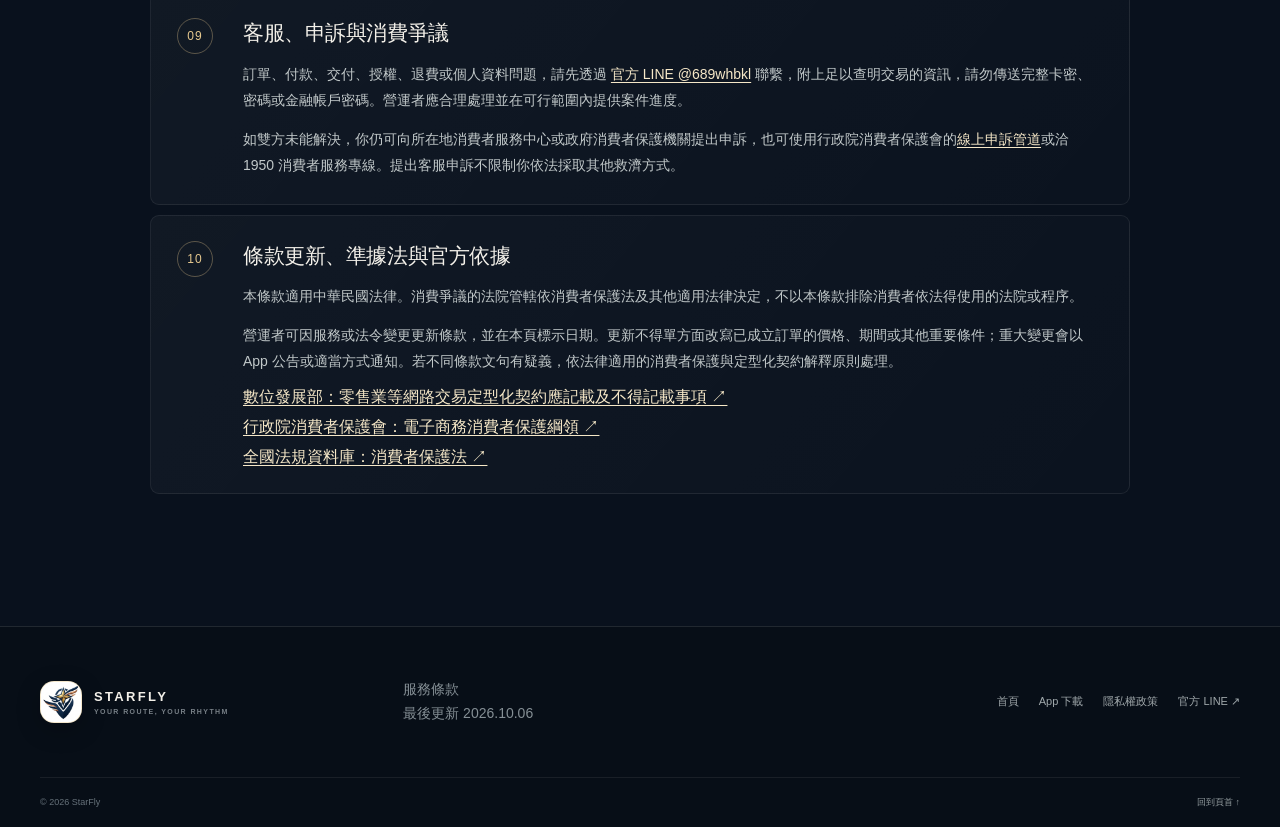
<file: terms.html>
<!doctype html>
<html lang="zh-Hant">
<head>
  <meta charset="utf-8">
  <meta name="viewport" content="width=device-width, initial-scale=1">
  <meta name="theme-color" content="#09111d">
  <meta name="description" content="StarFly 服務內容、期間授權、購買確認、消費者權益、退費與爭議處理條款。">
  <title>服務條款｜StarFly</title>
  <link rel="icon" href="assets/starfly-icon.png" type="image/png">
  <link rel="stylesheet" href="site.css">
  <link rel="stylesheet" href="legal.css">
  <link rel="stylesheet" href="typography.css">
  <script src="site.js" defer></script>
</head>
<body>
  <a class="skip-link" href="#main">跳至主要內容</a>
  <header class="site-header" id="top">
    <a class="wordmark" href="index.html"><span class="brand-mark"><img src="assets/starfly-icon.png" alt=""></span><span>STARFLY<small>TERMS OF SERVICE</small></span></a>
    <button class="menu-toggle" type="button" aria-expanded="false" aria-controls="primary-nav" aria-label="開啟導覽選單"><span></span><span></span></button>
    <nav class="primary-nav" id="primary-nav" aria-label="主要導覽"><a href="index.html#features">功能</a><a href="index.html#plans">授權方案</a><a href="https://testflight.apple.com/join/sr3w7648">App 下載</a><a href="privacy.html">隱私權政策</a><a class="nav-contact" href="https://line.me/R/ti/p/@689whbkl" target="_blank" rel="noopener noreferrer">洽詢 LINE ↗</a></nav>
  </header>
  <main id="main" class="legal-main section-shell">
    <div class="legal-hero reveal"><p class="eyebrow">TERMS · STARFLY</p><h1>服務條款</h1><p>本條款說明 StarFly 的服務內容、期間授權與交易流程。下單前請看完方案、付款、交付及退費資訊；如個別訂單另有明確約定，以不減損法定消費者權益的約定為準。</p><div class="legal-meta"><span>最後更新：2026 年 10 月 6 日</span><span>購買與客服：官方 LINE @689whbkl</span></div></div>
    <nav class="legal-toc reveal" aria-label="本頁內容"><a href="#operator">營運者</a><a href="#service">服務內容</a><a href="#order">下單流程</a><a href="#license">方案與授權</a><a href="#refund">付款與退費</a><a href="#rules">使用規範</a><a href="#content">投稿與智慧財產</a><a href="#availability">服務與責任</a><a href="#complaints">申訴管道</a><a href="#law">條款與法規</a></nav>
    <article class="legal-content">
      <section class="reveal" id="operator"><span class="legal-num">01</span><div><h2>營運者與聯絡方式</h2><div class="legal-contact-card"><p><strong>品牌名稱：</strong>StarFly</p><p><strong>法定姓名／商號、負責人：</strong>待營運者提供</p><p><strong>營業／法律通知地址：</strong>待營運者提供</p><p><strong>電話、電子郵件：</strong>待營運者提供</p><p><strong>商業／稅籍登記名稱與統一編號：</strong>待營運者確認是否適用</p><p><strong>目前客服管道：</strong><a href="https://line.me/R/ti/p/@689whbkl" target="_blank" rel="noopener noreferrer">官方 LINE @689whbkl</a></p></div><p>官方 LINE 可用於產品詢問、訂單確認、客服及消費爭議聯絡。LINE 帳號不取代依法應揭露的營運者身分或交易資訊。</p></div></section>
      <section class="reveal" id="service"><span class="legal-num">02</span><div><h2>服務內容與相容性</h2><p>StarFly 是 iPhone 位置與路線工具，功能依安裝版本可能包括地圖位置控制、GPX 匯入、路線保存與編輯、依路線步行模擬、花路瀏覽，以及明信片和地點探索。實際功能、系統需求及限制以購買前提供的版本說明與 App 畫面為準。</p><p>App 透過 Apple TestFlight 邀請頁安裝與更新：<a href="https://testflight.apple.com/join/sr3w7648" target="_blank" rel="noopener noreferrer">下載 StarFly ↗</a>。下載可能受 TestFlight 測試名額、期限、iOS 版本及 Apple 服務狀態影響；購買授權前請確認你的裝置可安裝。StarFly 官網不提供 IPA 檔，也不代收線上款項。</p><p>StarFly 為獨立第三方產品，與 Apple、Niantic 或 Pikmin Bloom 無隸屬、合作或背書關係。Apple 地圖、TestFlight、LINE、主機及其他第三方服務依各自條款提供。</p></div></section>
      <section class="reveal" id="order"><span class="legal-num">03</span><div><h2>下單、確認與交付</h2><ol><li>你透過官方 LINE 告知欲購買的方案，營運者提供本筆交易的營運者資訊、方案名稱、授權內容與期間、總價、付款方式、起算方式、交付方式、退款條件、客服、相容性限制，以及適用時的發票／收據與售後說明。</li><li>付款前，你可以檢視訂單摘要、詢問問題、更正方案或停止交易。營運者確認你的選擇後，才依雙方最後確認的內容收款與交付。</li><li>訂單成立後，營運者以 LINE 或雙方約定的電子方式提供交易確認、付款狀態及授權交付資訊。請保存訂單、付款及對話紀錄。</li></ol><p>各筆訂單仍須在收款前確認付款方式與交付時間；目前不把尚未確認的付款管道、開立憑證方式或授權起算細節寫成既定承諾。</p></div></section>
      <section class="reveal" id="license"><span class="legal-num">04</span><div><h2>公開方案、效期與授權限制</h2><div class="legal-table-wrap"><table class="legal-table"><thead><tr><th>方案</th><th>價格（新臺幣）</th><th>授權期間</th><th>續訂</th></tr></thead><tbody><tr><td>週方案</td><td>NT$30</td><td>7 天</td><td>不自動續訂</td></tr><tr><td>月方案</td><td>NT$100</td><td>1 個月</td><td>不自動續訂</td></tr><tr><td>三個月方案</td><td>NT$250</td><td>3 個月</td><td>不自動續訂</td></tr></tbody></table></div><p>上述價格是官網列示的授權價格。若特定交易另有依法應收的費用，營運者須在付款前列出總額，不得以未揭露費用增加應付金額。授權起算時間、裝置綁定數與交付方式，須在該筆訂單付款前確認。</p><p>授權限於約定的使用者、裝置與期間內使用；不得轉售、散布密鑰或付費檔案、規避授權驗證，或未經同意以商業方式轉供他人使用。授權限制不影響法律明定的消費者權利。</p><p>測試版由 TestFlight 分發；TestFlight 可用狀態、測試版本更新與授權效期是不同事項。測試版因 Apple 限制而無法安裝或更新時，請先聯絡客服確認處理方式。</p></div></section>
      <section class="reveal" id="refund"><span class="legal-num">05</span><div><h2>付款、取消、解除與退費</h2><p>官網不收集信用卡或銀行付款資料。實際付款方式由官方 LINE 在訂單確認時說明；請勿傳送銀行登入密碼、信用卡安全碼、Apple ID 密碼或一次性驗證碼。授權不自動扣款或續訂。</p><p>消費者依法享有的通訊交易解除權、瑕疵擔保、解除／終止契約及退款等權利不因本條款而排除。是否適用法定解除權例外，須視實際商品或數位服務性質及個別交易程序判斷；若法律要求事前告知、取得同意或確認服務開始，營運者應在提供服務前完成，不以本條款預先代替該程序。</p><p>若發生重複付款、未交付、授權無法啟用、服務與交易確認內容不符或其他瑕疵，請提供訂單日期、方案及付款證明末幾碼聯絡客服。營運者會確認交易並依適用法律、實際服務狀況及雙方已確認的訂單內容處理取消、補正或退款。</p><p>若訂單經雙方確認的退款條件與法定權利不一致，以消費者依法得主張的權利為準。</p></div></section>
      <section class="reveal" id="rules"><span class="legal-num">06</span><div><h2>使用規範與停用處理</h2><ul><li>僅在你有權使用的裝置上安裝，並遵守所在地法律、Apple 條款及第三方服務規則。</li><li>不得使用 StarFly 侵害他人權益、欺騙或騷擾他人、危害公共安全、提交違法內容，或違反第三方服務條款。</li><li>不得未授權存取、掃描或干擾 StarFly 系統，不得提交惡意檔案、規避授權或安全機制，或利用服務攻擊第三人。</li><li>不得把授權密鑰、他人個人資料或帳戶驗證資訊放在公開投稿、截圖或回報內容中。</li></ul><p>如有合理證據顯示帳號、投稿或使用行為正在造成安全或法律風險，營運者可依必要程度暫時限制受影響功能，並在可行時通知原因與處理方式。若涉及已付款服務，應同時說明恢復、解除或退款的處理管道；不得任意終止已成立的交易或免除依法應負責任。</p></div></section>
      <section class="reveal" id="content"><span class="legal-num">07</span><div><h2>投稿內容、授權與智慧財產</h2><p>你投稿圖片、文字、座標或路線時，須擁有提交所需權利，並確保內容不侵權、不含未經同意公開的他人個資，也不會揭露住家或造成安全風險。</p><p>你保有投稿內容的權利。為審核、儲存、呈現、備份及提供 StarFly 相關功能，你授予營運者非專屬、免權利金、在提供服務必要範圍內使用、重製、格式轉換及展示投稿內容的授權。若內容經你選擇公開或審核後公開，其他使用者可在 App 內瀏覽；營運者不得把內容用於與 StarFly 服務無關的商業用途。</p><p>你可透過客服提出下架、修正或刪除投稿請求。營運者會核對提交者及內容後處理；依法須保留的紀錄可能依法保留。StarFly 的程式、商標、網站設計及未由使用者投稿的素材，其權利仍屬各自權利人。</p></div></section>
      <section class="reveal" id="availability"><span class="legal-num">08</span><div><h2>服務維護、第三方服務與責任</h2><p>StarFly 會以合理方式維護服務，但網路、裝置、TestFlight、地圖供應商、主機或第三方服務可能中斷、變更或停止。必要維護或資安事件可能暫時影響部分功能；營運者會在可行時提供狀態說明。</p><p>使用者應自行確認位置模擬、路線工具或其他操作符合第三方服務規則，並理解第三方可能依其政策限制服務或帳號。StarFly 不代表第三方，也不保證其服務持續可用。</p><p>本條款不排除或限制依法不得排除的責任。因可歸責於營運者的事由造成損害時，依適用法律處理；不可抗力或第三方故障不代表營運者可免除其依法仍須承擔的義務。</p></div></section>
      <section class="reveal" id="complaints"><span class="legal-num">09</span><div><h2>客服、申訴與消費爭議</h2><p>訂單、付款、交付、授權、退費或個人資料問題，請先透過 <a href="https://line.me/R/ti/p/@689whbkl" target="_blank" rel="noopener noreferrer">官方 LINE @689whbkl</a> 聯繫，附上足以查明交易的資訊，請勿傳送完整卡密、密碼或金融帳戶密碼。營運者應合理處理並在可行範圍內提供案件進度。</p><p>如雙方未能解決，你仍可向所在地消費者服務中心或政府消費者保護機關提出申訴，也可使用行政院消費者保護會的<a href="https://appeal.cpc.ey.gov.tw/WWW/Default.aspx" target="_blank" rel="noopener noreferrer">線上申訴管道</a>或洽 1950 消費者服務專線。提出客服申訴不限制你依法採取其他救濟方式。</p></div></section>
      <section class="reveal" id="law"><span class="legal-num">10</span><div><h2>條款更新、準據法與官方依據</h2><p>本條款適用中華民國法律。消費爭議的法院管轄依消費者保護法及其他適用法律決定，不以本條款排除消費者依法得使用的法院或程序。</p><p>營運者可因服務或法令變更更新條款，並在本頁標示日期。更新不得單方面改寫已成立訂單的價格、期間或其他重要條件；重大變更會以 App 公告或適當方式通知。若不同條款文句有疑義，依法律適用的消費者保護與定型化契約解釋原則處理。</p><div class="legal-source-list"><a href="https://law.moda.gov.tw/LawContent.aspx?id=GL000024" target="_blank" rel="noopener noreferrer">數位發展部：零售業等網路交易定型化契約應記載及不得記載事項 ↗</a><a href="https://cpc.ey.gov.tw/Page/960E744883E6A75D" target="_blank" rel="noopener noreferrer">行政院消費者保護會：電子商務消費者保護綱領 ↗</a><a href="https://law.moj.gov.tw/LawClass/LawAll.aspx?pcode=J0170001" target="_blank" rel="noopener noreferrer">全國法規資料庫：消費者保護法 ↗</a></div></div></section>
    </article>
  </main>
  <footer class="site-footer"><div class="footer-main section-shell"><a class="wordmark footer-wordmark" href="index.html"><span class="brand-mark"><img src="assets/starfly-icon.png" alt=""></span><span>STARFLY<small>YOUR ROUTE, YOUR RHYTHM</small></span></a><p>服務條款<br>最後更新 2026.10.06</p><nav aria-label="頁尾導覽"><a href="index.html">首頁</a><a href="https://testflight.apple.com/join/sr3w7648">App 下載</a><a href="privacy.html">隱私權政策</a><a href="https://line.me/R/ti/p/@689whbkl" target="_blank" rel="noopener noreferrer">官方 LINE ↗</a></nav></div><div class="footer-bottom section-shell"><span>© <span data-current-year>2026</span> StarFly</span><a href="#top">回到頁首 ↑</a></div></footer>
</body>
</html>
</file>
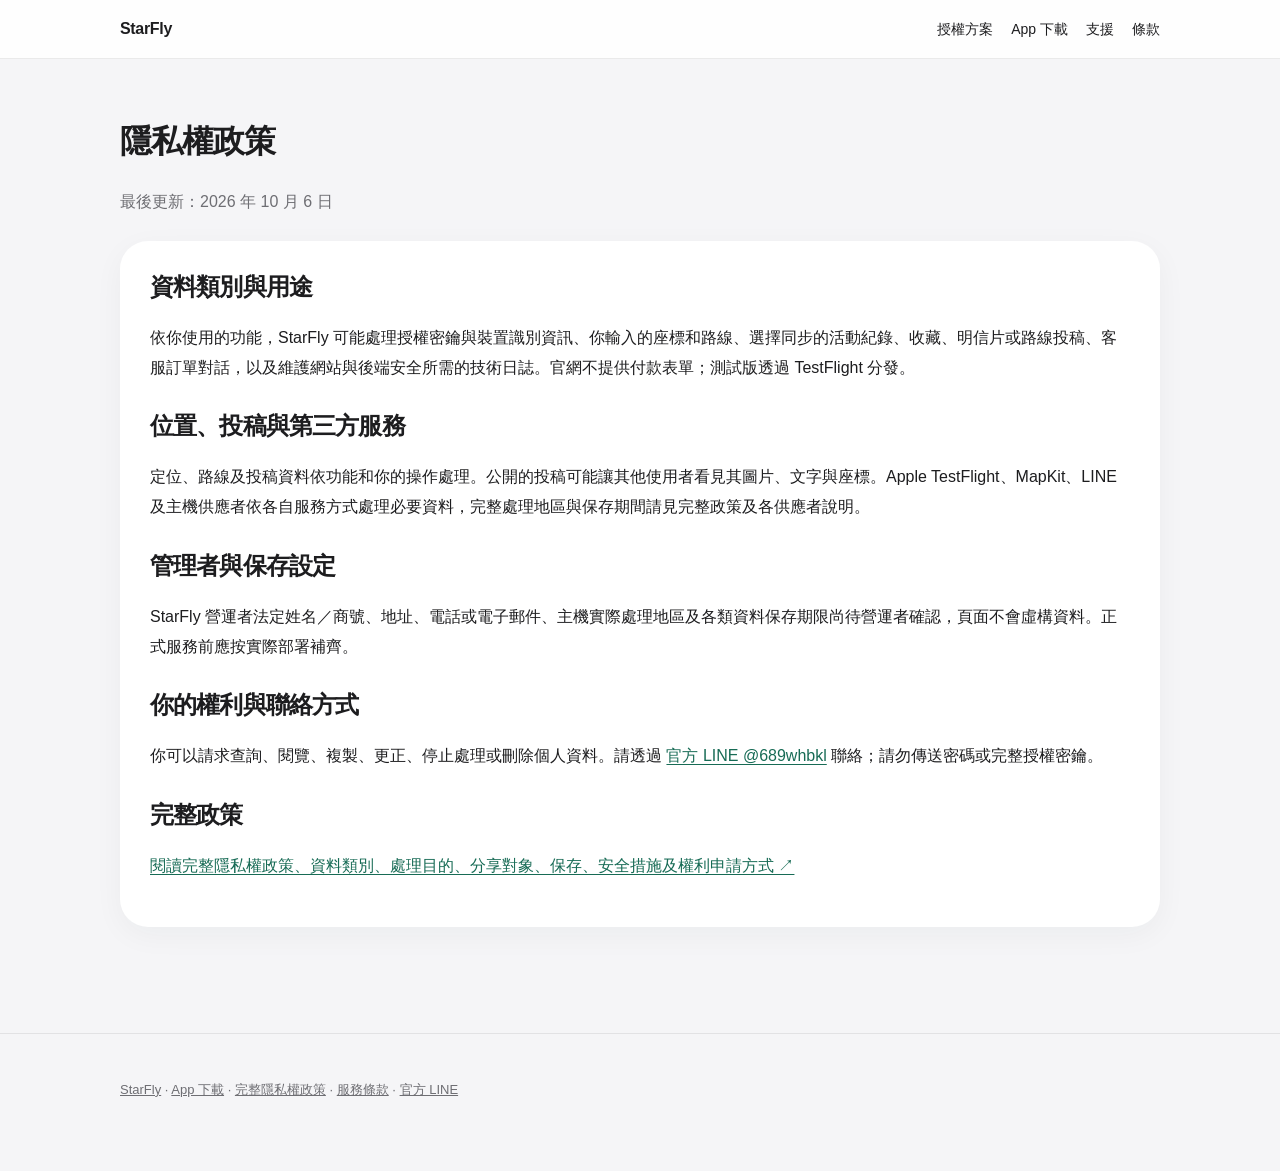
<file: appstore/privacy.html>
<!doctype html>
<html lang="zh-Hant"><head><meta charset="utf-8"><meta name="viewport" content="width=device-width,initial-scale=1"><meta name="description" content="StarFly 隱私權政策摘要及完整資料處理說明。"><title>隱私權政策｜StarFly</title><link rel="stylesheet" href="appstore.css"></head><body><header class="nav"><div class="wrap"><a class="brand" href="./">StarFly</a><nav class="links"><a href="../index.html#plans">授權方案</a><a href="https://testflight.apple.com/join/sr3w7648">App 下載</a><a href="support.html">支援</a><a href="terms.html">條款</a></nav></div></header><main class="wrap section"><h1>隱私權政策</h1><p class="muted">最後更新：2026 年 10 月 6 日</p><div class="legal"><h2>資料類別與用途</h2><p>依你使用的功能，StarFly 可能處理授權密鑰與裝置識別資訊、你輸入的座標和路線、選擇同步的活動紀錄、收藏、明信片或路線投稿、客服訂單對話，以及維護網站與後端安全所需的技術日誌。官網不提供付款表單；測試版透過 TestFlight 分發。</p><h2>位置、投稿與第三方服務</h2><p>定位、路線及投稿資料依功能和你的操作處理。公開的投稿可能讓其他使用者看見其圖片、文字與座標。Apple TestFlight、MapKit、LINE 及主機供應者依各自服務方式處理必要資料，完整處理地區與保存期間請見完整政策及各供應者說明。</p><h2>管理者與保存設定</h2><p>StarFly 營運者法定姓名／商號、地址、電話或電子郵件、主機實際處理地區及各類資料保存期限尚待營運者確認，頁面不會虛構資料。正式服務前應按實際部署補齊。</p><h2>你的權利與聯絡方式</h2><p>你可以請求查詢、閱覽、複製、更正、停止處理或刪除個人資料。請透過 <a href="https://line.me/R/ti/p/@689whbkl" target="_blank" rel="noopener noreferrer">官方 LINE @689whbkl</a> 聯絡；請勿傳送密碼或完整授權密鑰。</p><h2>完整政策</h2><p><a href="../privacy.html">閱讀完整隱私權政策、資料類別、處理目的、分享對象、保存、安全措施及權利申請方式 ↗</a></p></div></main><footer class="footer"><div class="wrap"><a href="./">StarFly</a> · <a href="https://testflight.apple.com/join/sr3w7648">App 下載</a> · <a href="../privacy.html">完整隱私權政策</a> · <a href="terms.html">服務條款</a> · <a href="https://line.me/R/ti/p/@689whbkl" target="_blank" rel="noopener noreferrer">官方 LINE</a></div></footer></body></html>
</file>
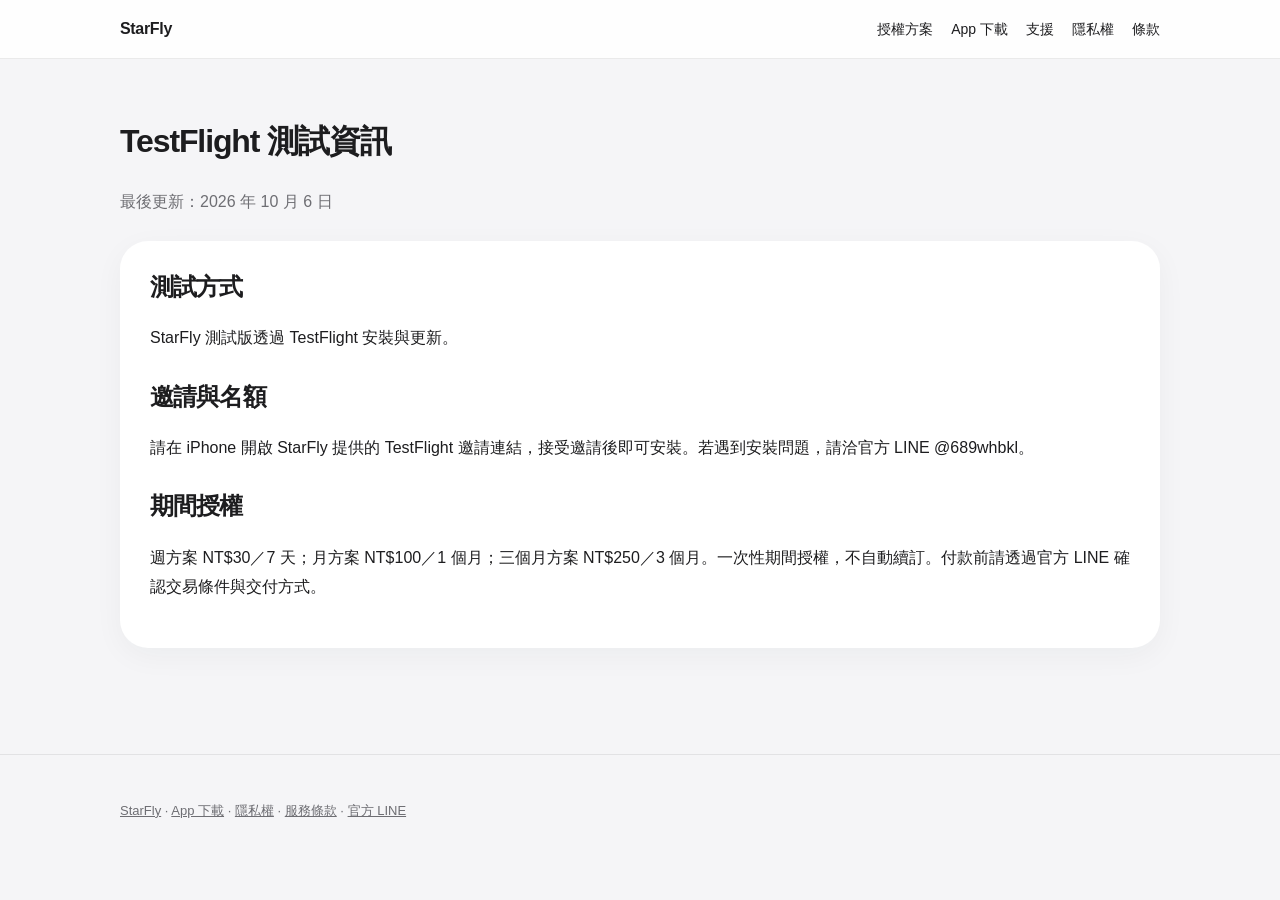
<file: appstore/review.html>
<!doctype html><html lang="zh-Hant"><head><meta charset="utf-8"><meta name="viewport" content="width=device-width,initial-scale=1"><link rel="stylesheet" href="appstore.css"><title>TestFlight 測試資訊｜StarFly</title></head><body><header class="nav"><div class="wrap"><a class="brand" href="./">StarFly</a><nav class="links"><a href="../index.html#plans">授權方案</a><a href="https://testflight.apple.com/join/sr3w7648">App 下載</a><a href="support.html">支援</a><a href="privacy.html">隱私權</a><a href="terms.html">條款</a></nav></div></header><main class="wrap section"><h1>TestFlight 測試資訊</h1><p class="muted">最後更新：2026 年 10 月 6 日</p><div class="legal"><h2>測試方式</h2><p>StarFly 測試版透過 TestFlight 安裝與更新。</p><h2>邀請與名額</h2><p>請在 iPhone 開啟 StarFly 提供的 TestFlight 邀請連結，接受邀請後即可安裝。若遇到安裝問題，請洽官方 LINE @689whbkl。</p><h2>期間授權</h2><p>週方案 NT$30／7 天；月方案 NT$100／1 個月；三個月方案 NT$250／3 個月。一次性期間授權，不自動續訂。付款前請透過官方 LINE 確認交易條件與交付方式。</p></div></main><footer class="footer"><div class="wrap"><a href="./">StarFly</a> · <a href="https://testflight.apple.com/join/sr3w7648">App 下載</a> · <a href="privacy.html">隱私權</a> · <a href="terms.html">服務條款</a> · <a href="https://line.me/R/ti/p/@689whbkl">官方 LINE</a></div></footer></body></html>
</file>
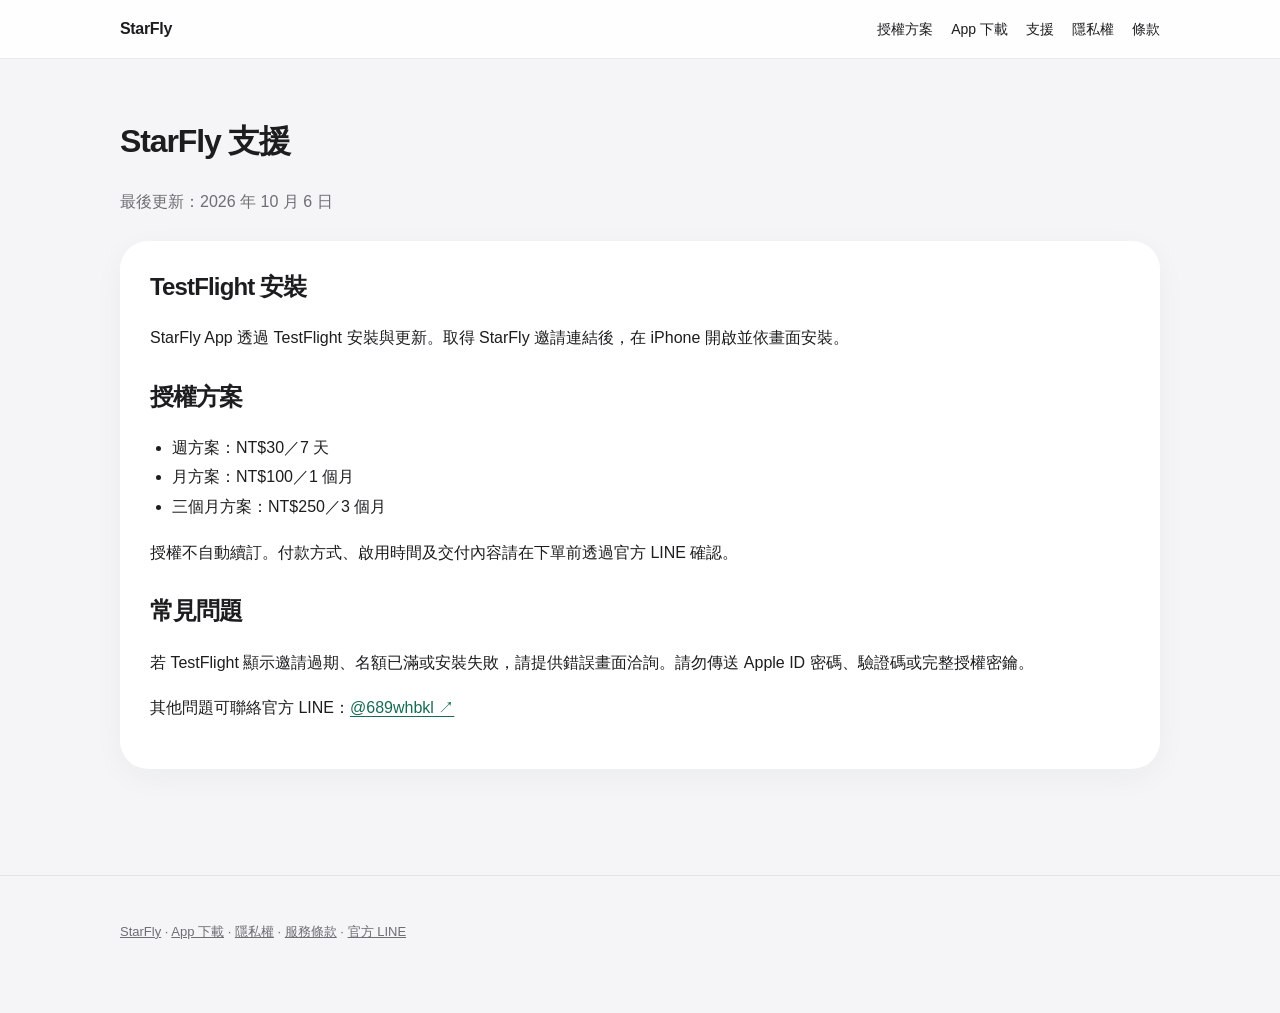
<file: appstore/support.html>
<!doctype html><html lang="zh-Hant"><head><meta charset="utf-8"><meta name="viewport" content="width=device-width,initial-scale=1"><link rel="stylesheet" href="appstore.css"><title>支援｜StarFly</title></head><body><header class="nav"><div class="wrap"><a class="brand" href="./">StarFly</a><nav class="links"><a href="../index.html#plans">授權方案</a><a href="https://testflight.apple.com/join/sr3w7648">App 下載</a><a href="support.html">支援</a><a href="privacy.html">隱私權</a><a href="terms.html">條款</a></nav></div></header><main class="wrap section"><h1>StarFly 支援</h1><p class="muted">最後更新：2026 年 10 月 6 日</p><div class="legal"><h2>TestFlight 安裝</h2><p>StarFly App 透過 TestFlight 安裝與更新。取得 StarFly 邀請連結後，在 iPhone 開啟並依畫面安裝。</p><h2>授權方案</h2><ul><li>週方案：NT$30／7 天</li><li>月方案：NT$100／1 個月</li><li>三個月方案：NT$250／3 個月</li></ul><p>授權不自動續訂。付款方式、啟用時間及交付內容請在下單前透過官方 LINE 確認。</p><h2>常見問題</h2><p>若 TestFlight 顯示邀請過期、名額已滿或安裝失敗，請提供錯誤畫面洽詢。請勿傳送 Apple ID 密碼、驗證碼或完整授權密鑰。</p><p>其他問題可聯絡官方 LINE：<a href="https://line.me/R/ti/p/@689whbkl">@689whbkl ↗</a></p></div></main><footer class="footer"><div class="wrap"><a href="./">StarFly</a> · <a href="https://testflight.apple.com/join/sr3w7648">App 下載</a> · <a href="privacy.html">隱私權</a> · <a href="terms.html">服務條款</a> · <a href="https://line.me/R/ti/p/@689whbkl">官方 LINE</a></div></footer></body></html>
</file>
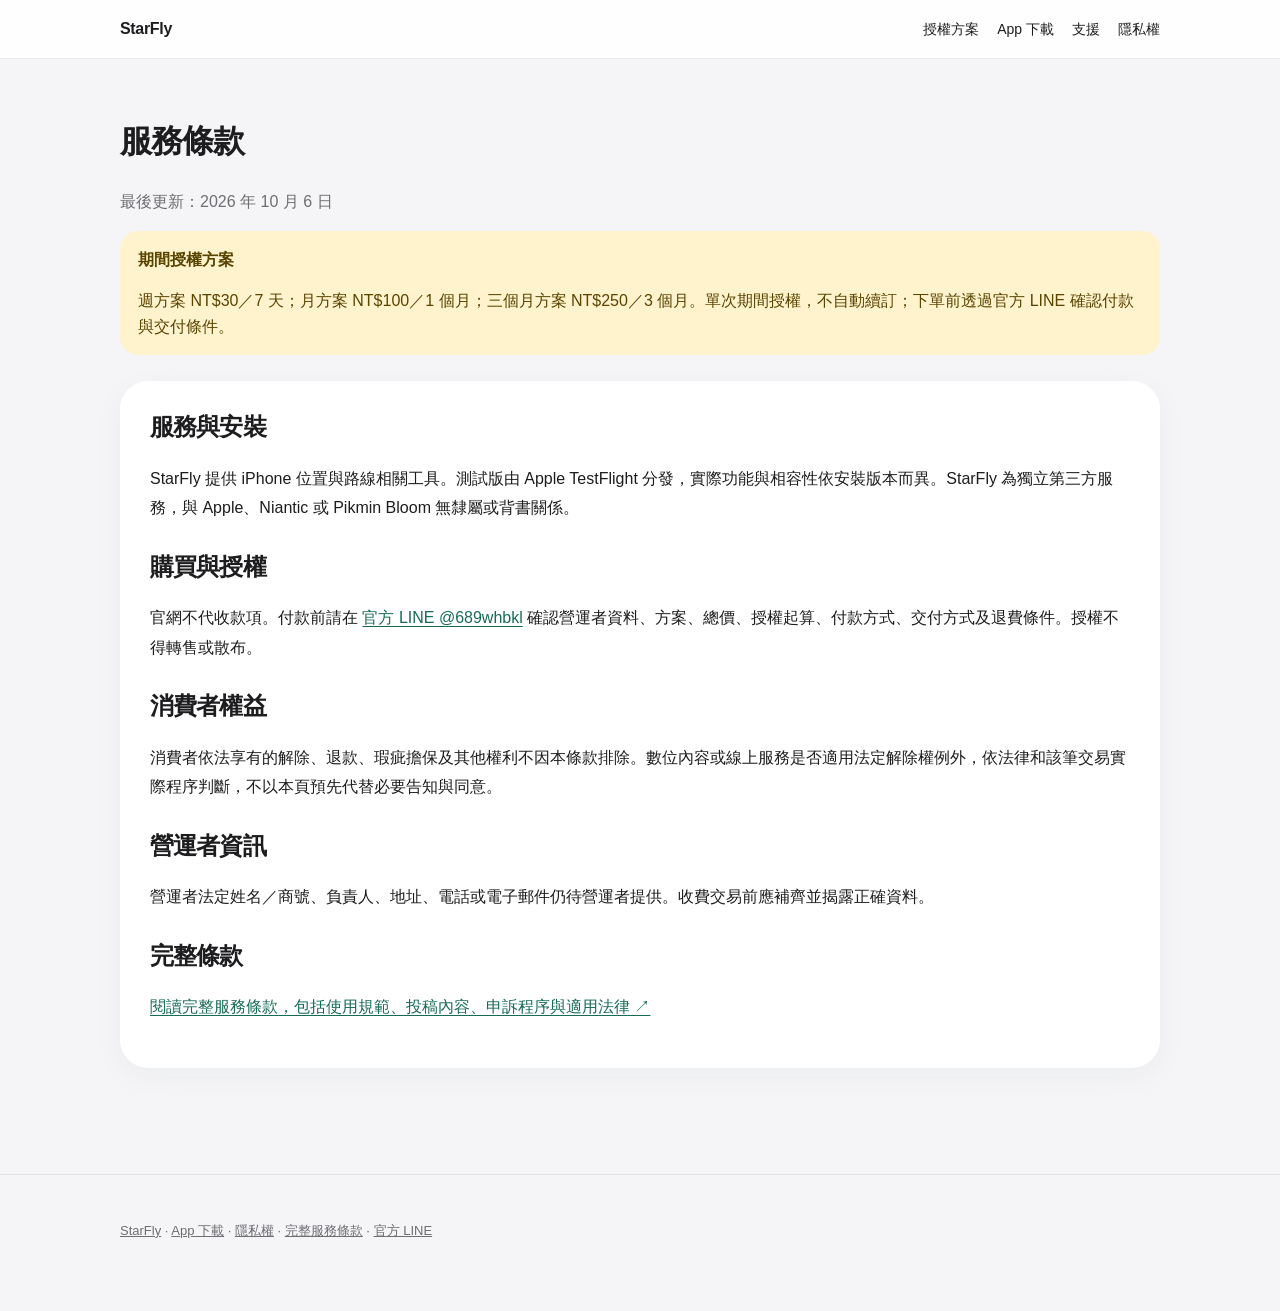
<file: appstore/terms.html>
<!doctype html>
<html lang="zh-Hant"><head><meta charset="utf-8"><meta name="viewport" content="width=device-width,initial-scale=1"><meta name="description" content="StarFly 服務條款摘要及完整法律條款。"><title>服務條款｜StarFly</title><link rel="stylesheet" href="appstore.css"></head><body><header class="nav"><div class="wrap"><a class="brand" href="./">StarFly</a><nav class="links"><a href="../index.html#plans">授權方案</a><a href="https://testflight.apple.com/join/sr3w7648">App 下載</a><a href="support.html">支援</a><a href="privacy.html">隱私權</a></nav></div></header><main class="wrap section"><h1>服務條款</h1><p class="muted">最後更新：2026 年 10 月 6 日</p><div class="notice"><strong>期間授權方案</strong><p>週方案 NT$30／7 天；月方案 NT$100／1 個月；三個月方案 NT$250／3 個月。單次期間授權，不自動續訂；下單前透過官方 LINE 確認付款與交付條件。</p></div><div class="legal"><h2>服務與安裝</h2><p>StarFly 提供 iPhone 位置與路線相關工具。測試版由 Apple TestFlight 分發，實際功能與相容性依安裝版本而異。StarFly 為獨立第三方服務，與 Apple、Niantic 或 Pikmin Bloom 無隸屬或背書關係。</p><h2>購買與授權</h2><p>官網不代收款項。付款前請在 <a href="https://line.me/R/ti/p/@689whbkl" target="_blank" rel="noopener noreferrer">官方 LINE @689whbkl</a> 確認營運者資料、方案、總價、授權起算、付款方式、交付方式及退費條件。授權不得轉售或散布。</p><h2>消費者權益</h2><p>消費者依法享有的解除、退款、瑕疵擔保及其他權利不因本條款排除。數位內容或線上服務是否適用法定解除權例外，依法律和該筆交易實際程序判斷，不以本頁預先代替必要告知與同意。</p><h2>營運者資訊</h2><p>營運者法定姓名／商號、負責人、地址、電話或電子郵件仍待營運者提供。收費交易前應補齊並揭露正確資料。</p><h2>完整條款</h2><p><a href="../terms.html">閱讀完整服務條款，包括使用規範、投稿內容、申訴程序與適用法律 ↗</a></p></div></main><footer class="footer"><div class="wrap"><a href="./">StarFly</a> · <a href="https://testflight.apple.com/join/sr3w7648">App 下載</a> · <a href="privacy.html">隱私權</a> · <a href="../terms.html">完整服務條款</a> · <a href="https://line.me/R/ti/p/@689whbkl" target="_blank" rel="noopener noreferrer">官方 LINE</a></div></footer></body></html>
</file>
<file: site.css>
:root {
  color-scheme: dark;
  --ink: #f3f0e9;
  --muted: #a6abae;
  --subtle: #777f86;
  --night: #09111d;
  --night-2: #0d1724;
  --panel: #111e2b;
  --line: rgba(222, 226, 226, .12);
  --gold: #e7c98f;
  --gold-light: #f6e8c8;
  --sage: #aab9a8;
  --serif: var(--sans);
  --sans: -apple-system, BlinkMacSystemFont, "Segoe UI", "Noto Sans TC", "Microsoft JhengHei", sans-serif;
  font-family: var(--sans);
  font-synthesis: none;
  text-rendering: optimizeLegibility;
  -webkit-font-smoothing: antialiased;
  scroll-behavior: smooth;
  background: var(--night);
}

* { box-sizing: border-box; }
body { margin: 0; color: var(--ink); background: var(--night); min-width: 320px; }
section[id] { scroll-margin-top: 100px; }
a { color: inherit; }
button, a { -webkit-tap-highlight-color: transparent; }
button { font: inherit; }
::selection { color: var(--night); background: var(--gold); }
.skip-link { position: fixed; top: 10px; left: 10px; z-index: 99; padding: 12px 16px; color: var(--night); background: var(--gold); transform: translateY(-150%); }
.skip-link:focus { transform: translateY(0); }
.section-shell { width: min(1200px, calc(100% - 72px)); margin-inline: auto; }
.site-header { position: sticky; top: 0; z-index: 20; height: 82px; display: flex; align-items: center; justify-content: space-between; padding: 0 max(36px, calc((100vw - 1320px) / 2)); border-bottom: 1px solid rgba(255,255,255,.07); background: rgba(9,17,29,.82); backdrop-filter: blur(18px); -webkit-backdrop-filter: blur(18px); }
.wordmark { display: inline-flex; align-items: center; gap: 12px; text-decoration: none; letter-spacing: .18em; font-size: 13px; font-weight: 800; }
.brand-mark { display: grid; width: 42px; height: 42px; place-items: center; overflow: hidden; border: 1px solid rgba(231,201,143,.45); border-radius: 14px; background: #fff; box-shadow: 0 7px 24px rgba(0,0,0,.22); }
.brand-mark img { width: 100%; height: 100%; object-fit: cover; }
.wordmark small { display: block; margin-top: 4px; color: var(--subtle); font-size: 7px; letter-spacing: .2em; font-weight: 600; }
.primary-nav { display: flex; align-items: center; gap: 34px; }
.primary-nav a { color: #c2c4c2; font-size: 12px; text-decoration: none; transition: color .2s ease; }
.primary-nav a:hover, .site-footer nav a:hover { color: var(--gold); }
.primary-nav .nav-contact { padding: 11px 16px; color: var(--gold-light); border: 1px solid rgba(231,201,143,.42); border-radius: 99px; }
.menu-toggle { display: none; }

.hero { position: relative; display: grid; min-height: 682px; grid-template-columns: .92fr 1.08fr; align-items: center; padding-top: 46px; padding-bottom: 67px; }
.hero-copy { position: relative; z-index: 2; padding: 0 0 27px; }
.eyebrow { display: flex; align-items: center; gap: 10px; margin: 0 0 22px; color: var(--gold); font-size: 9px; letter-spacing: .19em; font-weight: 700; }
.eyebrow-line { width: 24px; height: 1px; background: var(--gold); }
h1, h2, h3, p { margin-top: 0; }
h1, h2 { font-weight: 500; letter-spacing: -.045em; }
h1 { margin-bottom: 22px; font-size: clamp(48px, 6vw, 76px); line-height: 1.18; }
h1 em, h2 em { color: var(--gold); font-family: var(--serif); font-weight: 400; }
.hero-intro { max-width: 435px; margin-bottom: 30px; color: #aeb5b9; font-size: 14px; line-height: 1.95; }
.hero-actions { display: flex; flex-wrap: wrap; gap: 12px; }
.button { position: relative; display: inline-flex; min-height: 49px; align-items: center; justify-content: center; gap: 14px; padding: 0 21px; border: 1px solid transparent; border-radius: 5px; font-size: 12px; font-weight: 700; text-decoration: none; transition: transform .22s ease, background .22s ease, border-color .22s ease, box-shadow .22s ease; }
.button:hover { transform: translateY(-3px); }
.button:focus-visible, a:focus-visible, button:focus-visible, summary:focus-visible { outline: 2px solid var(--gold-light); outline-offset: 4px; }
.button-gold { color: #1b2025; background: linear-gradient(115deg, #f1dcad, #d7b774); box-shadow: 0 11px 28px rgba(220,186,117,.12); }
.button-gold:hover { box-shadow: 0 14px 34px rgba(220,186,117,.24); }
.button-outline { color: var(--ink); border-color: rgba(255,255,255,.2); background: rgba(255,255,255,.025); }
.button-outline:hover { border-color: rgba(231,201,143,.65); background: rgba(231,201,143,.06); }
.hero-meta { display: flex; flex-wrap: wrap; gap: 22px; margin-top: 46px; color: #8c969e; font-size: 10px; letter-spacing: .04em; }
.hero-meta span { display: flex; align-items: center; gap: 7px; }
.status-dot { width: 6px; height: 6px; border-radius: 50%; background: #9eb898; box-shadow: 0 0 12px #9eb898; }
.hero-scene { position: relative; min-height: 510px; isolation: isolate; overflow: hidden; }
.scene-glow { position: absolute; inset: 11% 6% 8%; z-index: -2; border-radius: 50%; background: radial-gradient(ellipse, rgba(36,76,85,.45) 0, rgba(20,48,63,.24) 34%, transparent 72%); filter: blur(7px); }
.scene-orbit { position: absolute; z-index: -1; width: 470px; height: 470px; top: 20px; left: 50%; border: 1px solid rgba(189,199,191,.09); border-radius: 50%; transform: translateX(-50%) rotate(-18deg) scaleY(.48); }
.orbit-a { animation: orbit-drift 19s ease-in-out infinite alternate; }
.orbit-b { width: 560px; height: 560px; top: -24px; border-color: rgba(231,201,143,.08); transform: translateX(-50%) rotate(31deg) scaleY(.5); animation: orbit-drift 23s ease-in-out infinite alternate-reverse; }
.route-visual { position: absolute; inset: 21px -13px 10px 0; width: 100%; height: 100%; overflow: visible; }
.route-shadow { fill: none; stroke: rgba(229,200,145,.09); stroke-width: 24; stroke-linecap: round; }
.route-dash { fill: none; stroke: url(#routeGradient); stroke-width: 3; stroke-linecap: round; stroke-dasharray: 8 11; animation: route-draw 22s linear infinite; }
.route-node { fill: var(--night); stroke: var(--gold); stroke-width: 3; }
.node-mid { fill: #9fb8ae; stroke: var(--night); stroke-width: 4; }
.node-end { fill: var(--gold); stroke: var(--night); stroke-width: 5; }
.pulse-ring { fill: none; stroke: var(--gold); stroke-width: 1; opacity: .52; transform-box: fill-box; transform-origin: center; animation: pulse 2.8s ease-out infinite; }
.scene-coordinate { position: absolute; z-index: 2; display: flex; flex-direction: column; gap: 5px; padding: 13px 16px; border: 1px solid rgba(255,255,255,.12); border-radius: 5px; background: rgba(10,23,33,.68); box-shadow: 0 15px 45px rgba(0,0,0,.18); backdrop-filter: blur(14px); }
.scene-coordinate span { color: var(--gold); font-size: 7px; letter-spacing: .17em; }
.scene-coordinate b { font-size: 11px; letter-spacing: .08em; font-weight: 600; }
.scene-coordinate small { color: #96a0a5; font-size: 9px; letter-spacing: .1em; }
.coord-one { top: 59px; left: 10px; animation: float-slow 6s ease-in-out infinite; }
.coord-two { right: 0; bottom: 93px; animation: float-slow 6s ease-in-out 1.2s infinite; }
.scene-map-label { position: absolute; color: rgba(220,224,218,.51); font-size: 9px; letter-spacing: .12em; }
.label-a { top: 42%; left: 13%; }.label-b { top: 19%; right: 14%; }
.route-card { position: absolute; right: 9%; bottom: 16px; left: 9%; display: flex; align-items: center; gap: 12px; padding: 13px 15px; border: 1px solid rgba(255,255,255,.1); border-radius: 7px; background: rgba(15,28,40,.87); box-shadow: 0 18px 48px rgba(0,0,0,.25); backdrop-filter: blur(16px); }
.route-card-icon { display: grid; width: 36px; height: 36px; place-items: center; color: var(--night); border-radius: 50%; background: var(--gold); font-family: var(--serif); font-size: 23px; }
.route-card small { display: block; margin-bottom: 4px; color: #87949c; font-size: 7px; letter-spacing: .18em; }
.route-card strong { font-size: 11px; font-weight: 600; }
.route-card-live { display: flex; align-items: center; gap: 7px; margin-left: auto; color: #a9c6ad; font-size: 8px; letter-spacing: .12em; }
.route-card-live i { width: 6px; height: 6px; border-radius: 50%; background: #9fbe9a; box-shadow: 0 0 10px #9fbe9a; }
.scene-index { position: absolute; top: 0; right: 2px; color: var(--gold); font: 15px var(--serif); letter-spacing: .15em; text-align: right; }
.scene-index span { display: block; margin-top: 4px; color: #839097; font: 7px var(--sans); letter-spacing: .16em; }
.hero-bottomline { position: absolute; right: 0; bottom: 15px; left: 0; display: flex; justify-content: space-between; padding-top: 14px; border-top: 1px solid var(--line); color: #727d83; font-size: 8px; letter-spacing: .16em; }
.hero-bottomline b { padding-inline: 6px; color: var(--gold); font-weight: 400; }

.statement { display: flex; min-height: 180px; align-items: center; justify-content: space-between; gap: 30px; padding: 40px 0; border-top: 1px solid var(--line); border-bottom: 1px solid var(--line); }
.statement p { max-width: 610px; margin: 0; font: clamp(23px, 3vw, 35px)/1.5 var(--serif); letter-spacing: -.025em; }
.statement span { max-width: 260px; color: var(--muted); font-size: 12px; line-height: 1.9; }
.feature-section { padding-top: 130px; padding-bottom: 140px; }
.section-heading { display: flex; align-items: end; justify-content: space-between; gap: 34px; margin-bottom: 46px; }
.section-heading .eyebrow { margin-bottom: 17px; }
h2 { margin-bottom: 0; font-size: clamp(37px, 4.7vw, 56px); line-height: 1.25; }
.section-heading > p { max-width: 330px; margin: 0 2px 3px 0; color: var(--muted); font-size: 12px; line-height: 2; }
.feature-grid { display: grid; grid-template-columns: repeat(3, 1fr); gap: 13px; }
.feature-card { position: relative; min-height: 400px; overflow: hidden; padding: 24px 23px 26px; border: 1px solid var(--line); border-radius: 7px; background: linear-gradient(155deg, rgba(255,255,255,.034), rgba(255,255,255,.012)); transition: border-color .25s, transform .25s, background .25s; }
.feature-card:hover { transform: translateY(-4px); border-color: rgba(231,201,143,.34); background: linear-gradient(155deg, rgba(255,255,255,.055), rgba(255,255,255,.015)); }
.feature-top { position: relative; z-index: 2; display: flex; align-items: center; justify-content: space-between; color: #78848a; }
.feature-number { font: 11px var(--serif); letter-spacing: .14em; }
.feature-glyph { color: var(--gold); font: 25px var(--serif); }
.feature-tag { padding: 6px 9px; border: 1px solid rgba(231,201,143,.34); border-radius: 99px; color: var(--gold); font-size: 8px; letter-spacing: .09em; }
.feature-card h3 { margin: 25px 0 9px; font-size: 16px; font-weight: 600; letter-spacing: -.02em; }
.feature-card > p, .feature-wide-copy p { margin-bottom: 0; color: var(--muted); font-size: 11px; line-height: 1.9; }
.feature-art { position: relative; height: 190px; margin: 0 -2px; overflow: hidden; }
.pin-art { display: grid; place-items: center; background: radial-gradient(ellipse at center, rgba(35,73,75,.4), transparent 70%); }
.map-grid { position: absolute; inset: 23px 28px; opacity: .25; background-image: linear-gradient(rgba(170,187,177,.17) 1px, transparent 1px), linear-gradient(90deg, rgba(170,187,177,.17) 1px, transparent 1px); background-size: 31px 31px; mask-image: radial-gradient(ellipse, black 20%, transparent 77%); }
.pin-halo { position: absolute; width: 115px; height: 115px; border: 1px solid rgba(231,201,143,.28); border-radius: 50%; box-shadow: 0 0 0 22px rgba(231,201,143,.025), 0 0 0 44px rgba(231,201,143,.02); animation: pulse-soft 4s ease-in-out infinite; }
.pin-stem { position: absolute; width: 21px; height: 21px; margin-top: -13px; transform: rotate(45deg); border-radius: 50% 50% 50% 4px; background: var(--gold); box-shadow: 0 6px 22px rgba(231,201,143,.28); }
.pin-core { position: absolute; margin: -15px 0 0 -1px; color: #232a2d; font-size: 10px; }
.pin-coord { position: absolute; right: 4px; bottom: 8px; color: #91a0a0; font: 8px/1.7 ui-monospace, monospace; letter-spacing: .08em; }
.path-art { background: radial-gradient(ellipse at center, rgba(34,75,88,.34), transparent 72%); }
.path-line { position: absolute; width: 75%; height: 94px; left: 12%; top: 45px; border: 2px dashed rgba(231,201,143,.76); border-color: transparent transparent var(--gold) transparent; border-radius: 45%; transform: rotate(-14deg); animation: route-draw 15s linear infinite; }
.path-dot { position: absolute; width: 12px; height: 12px; border-radius: 50%; border: 2px solid var(--night-2); background: var(--gold); box-shadow: 0 0 0 4px rgba(231,201,143,.1); }
.dot-1 { left: 13%; top: 124px; }.dot-2 { left: 48%; top: 61px; background: #9cb5aa; }.dot-3 { right: 12%; top: 95px; }
.path-chip { position: absolute; top: 18px; left: 34%; padding: 7px 11px; border: 1px solid rgba(231,201,143,.18); border-radius: 99px; color: #bdc6c0; background: rgba(10,22,31,.55); font-size: 7px; letter-spacing: .15em; }
.walk-art { display: grid; place-items: center; background: radial-gradient(ellipse, rgba(84,97,83,.23), transparent 67%); }
.walk-ring { position: absolute; width: 120px; height: 120px; border: 1px solid rgba(173,190,163,.26); border-radius: 50%; }
.ring-one { animation: rotate-slow 22s linear infinite; border-style: dashed; }.ring-two { width: 83px; height: 83px; border-color: rgba(231,201,143,.43); }
.walk-center { display: grid; width: 54px; height: 54px; place-items: center; border-radius: 50%; color: var(--night); background: var(--sage); font: 22px var(--serif); }
.walk-mile { position: absolute; bottom: 20px; color: #91a098; font-size: 7px; letter-spacing: .18em; }
.feature-wide { display: grid; grid-column: span 3; min-height: 280px; grid-template-columns: 1.1fr 1fr; align-items: center; column-gap: 40px; }
.feature-wide .feature-top { grid-column: span 2; align-self: start; }
.postcard-art { height: 190px; grid-column: 1; grid-row: 2; margin: -7px 0 0; border: 1px solid rgba(255,255,255,.1); background: linear-gradient(145deg, #233f52 0%, #34596a 50%, #c3aa82 100%); }
.postcard-art:before { position: absolute; inset: 11px; border: 1px solid rgba(244,228,191,.48); content: ""; }
.postcard-sun { position: absolute; top: 35px; right: 28%; width: 30px; height: 30px; border-radius: 50%; background: #e9c98a; box-shadow: 0 0 45px 18px rgba(236,206,143,.32); }
.postcard-hill { position: absolute; bottom: -35px; width: 120%; height: 120px; border-radius: 50% 50% 0 0; }
.hill-one { left: -27%; background: linear-gradient(110deg, #243c43, #426064); transform: rotate(-8deg); }.hill-two { right: -44%; bottom: -51px; background: #132a35; transform: rotate(11deg); }
.postcard-label { position: absolute; z-index: 2; top: 20px; left: 27px; color: #f4ead3; font: 11px/1.5 var(--serif); letter-spacing: .1em; }.postcard-label small { font: 6px var(--sans); letter-spacing: .17em; }
.postcard-stamp { position: absolute; z-index: 2; right: 23px; top: 19px; display: grid; width: 29px; height: 34px; place-items: center; border: 1px solid rgba(255,255,255,.65); color: #fff; font: 11px var(--serif); transform: rotate(6deg); }
.feature-wide-copy { grid-column: 2; grid-row: 2; align-self: center; }
.feature-wide-copy h3 { margin: 0 0 10px; font-size: 21px; }.feature-wide-copy p { max-width: 410px; font-size: 12px; }
.text-link { display: inline-flex; gap: 11px; align-items: center; margin-top: 19px; color: var(--gold); font-size: 11px; text-decoration: none; }
.text-link:hover { color: var(--gold-light); }
.section-footnote { margin: 18px 0 0; color: #737e85; font-size: 9px; line-height: 1.7; }

.button-full { width: 100%; }
.button-light { color: #122027; background: #d9e0d6; }.button-light:hover { background: #eff2eb; }
.note-lock { display: grid; width: 30px; height: 30px; place-items: center; border: 1px solid rgba(231,201,143,.25); border-radius: 50%; color: var(--gold); font-size: 19px; }

.route-section { display: grid; min-height: 610px; grid-template-columns: 1.04fr .96fr; align-items: center; gap: 90px; padding-top: 125px; padding-bottom: 125px; }
.route-section-art { position: relative; display: grid; min-height: 375px; place-items: center; overflow: hidden; border: 1px solid var(--line); border-radius: 7px; background: radial-gradient(ellipse at 50% 48%, rgba(43,78,79,.38), rgba(17,31,41,.14) 57%, transparent 74%); }
.route-globe { position: relative; width: min(300px, 75vw); aspect-ratio: 1; overflow: hidden; border: 1px solid rgba(183,197,183,.22); border-radius: 50%; background: radial-gradient(circle at 38% 33%, rgba(56,104,97,.5), rgba(23,45,50,.72) 60%, rgba(12,24,34,.87)); box-shadow: inset -40px -18px 65px rgba(0,0,0,.28), 0 0 60px rgba(29,62,62,.24); animation: globe-float 8s ease-in-out infinite; }
.route-globe:before, .route-globe:after { position: absolute; inset: 10% 26%; border: 1px solid rgba(182,204,187,.17); border-radius: 50%; content: ""; }.route-globe:after { inset: 0 41%; border-radius: 50%; }
.globe-lat { position: absolute; inset: 25% 0; border: 1px solid rgba(182,204,187,.15); border-radius: 50%; }.globe-lat:after { position: absolute; inset: 29% -1px; border-top: 1px solid rgba(182,204,187,.13); border-bottom: 1px solid rgba(182,204,187,.13); content: ""; }
.globe-lon { position: absolute; inset: 0 14%; border: 1px solid rgba(182,204,187,.12); border-radius: 50%; transform: rotate(-29deg); }
.globe-track { position: absolute; top: 26%; left: 18%; width: 67%; height: 48%; border: 2px dashed var(--gold); border-color: var(--gold) transparent var(--gold) transparent; border-radius: 50%; transform: rotate(-28deg); animation: route-draw 18s linear infinite; }
.globe-node { position: absolute; z-index: 2; top: 29%; right: 21%; width: 11px; height: 11px; border: 3px solid #182b32; border-radius: 50%; background: var(--gold); box-shadow: 0 0 0 5px rgba(231,201,143,.14); }
.globe-label { position: absolute; right: 7%; bottom: 27%; color: #e5d7b7; font-size: 8px; line-height: 1.7; letter-spacing: .12em; }
.art-caption { position: absolute; bottom: 18px; left: 21px; color: #758289; font-size: 7px; letter-spacing: .16em; line-height: 1.8; }
.route-section-copy .eyebrow { margin-bottom: 18px; }.route-section-copy h2 { margin-bottom: 20px; font-size: clamp(35px, 4vw, 49px); }
.route-section-copy > p:not(.eyebrow) { max-width: 450px; margin-bottom: 26px; color: var(--muted); font-size: 12px; line-height: 2; }
.route-stats { display: flex; gap: 36px; margin-bottom: 20px; padding: 19px 0; border-top: 1px solid var(--line); border-bottom: 1px solid var(--line); }
.route-stats div { display: grid; gap: 5px; }.route-stats strong { color: var(--gold); font: 16px var(--serif); letter-spacing: .07em; }.route-stats span { color: #899499; font-size: 9px; }

.install-band { display: grid; grid-template-columns: 58px 1fr 1fr auto; align-items: center; gap: 25px; margin-bottom: 126px; padding: 27px 29px; border: 1px solid rgba(231,201,143,.24); border-radius: 6px; background: linear-gradient(110deg, rgba(231,201,143,.085), rgba(255,255,255,.022) 52%, rgba(255,255,255,.012)); }
.install-band-number { color: var(--gold); font: 13px var(--serif); letter-spacing: .11em; }.install-band .eyebrow { margin-bottom: 7px; font-size: 7px; }.install-band h2 { font-size: 26px; }.install-band > p { margin: 0; color: var(--muted); font-size: 10px; line-height: 1.9; }
.faq-section { padding-bottom: 130px; }.faq-layout { display: grid; grid-template-columns: .58fr 1.42fr; gap: 65px; }.faq-index { display: flex; flex-direction: column; justify-content: space-between; min-height: 130px; color: #7c878e; font-size: 8px; letter-spacing: .15em; }.faq-index a { color: var(--gold); font-size: 13px; line-height: 1.7; letter-spacing: normal; text-decoration: none; }
.faq-list details { border-top: 1px solid var(--line); }.faq-list details:last-child { border-bottom: 1px solid var(--line); }
.faq-list summary { display: grid; min-height: 72px; grid-template-columns: 40px 1fr 20px; align-items: center; gap: 14px; cursor: pointer; list-style: none; font-size: 13px; font-weight: 500; }.faq-list summary::-webkit-details-marker { display: none; }.faq-list summary > span { color: var(--gold); font: 11px var(--serif); }.faq-list summary i { color: var(--gold); font-size: 18px; font-style: normal; font-weight: 300; transition: transform .2s; }.faq-list details[open] summary i { transform: rotate(45deg); }
.faq-list details > div { padding: 0 40px 20px 54px; animation: faq-in .2s ease both; }.faq-list details p { margin: 0; color: var(--muted); font-size: 11px; line-height: 1.9; }.faq-list details a { color: var(--gold); }
.contact-section { position: relative; display: flex; min-height: 390px; flex-direction: column; align-items: center; justify-content: center; overflow: hidden; margin-bottom: 100px; border: 1px solid rgba(231,201,143,.2); border-radius: 7px; background: radial-gradient(ellipse at 50% 120%, rgba(48,80,69,.37), transparent 68%), #101b25; text-align: center; }
.contact-section .eyebrow { z-index: 1; margin-bottom: 15px; }.contact-section h2 { z-index: 1; font-size: clamp(34px, 5vw, 55px); }.contact-section > p:not(.eyebrow) { z-index: 1; margin: 15px 0 21px; color: var(--muted); font-size: 11px; }.contact-section .button { z-index: 1; min-width: 170px; }.contact-id { z-index: 1; margin-top: 11px; color: #89949a; font-size: 9px; letter-spacing: .08em; }
.contact-orbit { position: absolute; top: -340px; width: 620px; height: 620px; border: 1px solid rgba(231,201,143,.13); border-radius: 50%; }.contact-orbit:before, .contact-orbit:after { position: absolute; inset: 35px; border: 1px solid rgba(231,201,143,.08); border-radius: 50%; content: ""; }.contact-orbit:after { inset: 80px; }

.site-footer { border-top: 1px solid var(--line); background: #070e17; }.footer-main { display: grid; min-height: 150px; grid-template-columns: 1fr 1fr 1.4fr; align-items: center; gap: 25px; }.footer-wordmark { width: max-content; }.footer-main > p { margin: 0; color: #858f95; font: 13px/1.7 var(--serif); }.site-footer nav { display: flex; flex-wrap: wrap; justify-content: end; gap: 13px 20px; }.site-footer nav a { color: #a0a8ab; font-size: 10px; text-decoration: none; transition: color .2s; }
.footer-bottom { display: flex; min-height: 50px; align-items: center; justify-content: space-between; gap: 17px; border-top: 1px solid rgba(255,255,255,.07); color: #657079; font-size: 8px; }.footer-bottom a { color: #939c9f; text-decoration: none; white-space: nowrap; }

.reveal { opacity: 1; transform: none; transition: opacity .75s ease, transform .75s cubic-bezier(.2,.7,.2,1); }
.has-js .reveal { opacity: 0; transform: translateY(17px); }
.has-js .reveal.is-visible { opacity: 1; transform: translateY(0); }
.feature-grid .reveal:nth-child(2) { transition-delay: .08s; }.feature-grid .reveal:nth-child(3) { transition-delay: .16s; }.feature-grid .reveal:nth-child(4) { transition-delay: .1s; }
@keyframes route-draw { to { stroke-dashoffset: -180; } }
@keyframes pulse { 0% { opacity: .56; transform: scale(.6); } 75%,100% { opacity: 0; transform: scale(1.65); } }
@keyframes pulse-soft { 0%,100% { transform: scale(.95); opacity: .7; } 50% { transform: scale(1.06); opacity: 1; } }
@keyframes float-slow { 0%,100% { translate: 0 0; } 50% { translate: 0 -8px; } }
@keyframes orbit-drift { from { translate: -9px 0; } to { translate: 12px 0; } }
@keyframes rotate-slow { to { transform: rotate(360deg); } }
@keyframes globe-float { 0%,100% { transform: translateY(0) rotate(-1deg); } 50% { transform: translateY(-8px) rotate(1deg); } }
@keyframes faq-in { from { opacity: .2; transform: translateY(-4px); } to { opacity: 1; transform: translateY(0); } }

@media (max-width: 900px) {
  .section-shell { width: min(100% - 48px, 720px); }
  .site-header { padding-inline: 24px; }
  .primary-nav { gap: 16px; }
  .primary-nav a { font-size: 11px; }
  .primary-nav .nav-contact { padding: 9px 12px; }
  .hero { min-height: 590px; grid-template-columns: 1fr .95fr; gap: 0; }
  .hero-scene { min-height: 420px; }.scene-coordinate { padding: 10px 11px; }.coord-one { left: 0; }.coord-two { right: 0; bottom: 71px; }
  .feature-section { padding-block: 100px; }
  .feature-card { padding-inline: 18px; }.feature-wide { column-gap: 24px; }
  .route-section { gap: 45px; }
  .install-band { grid-template-columns: 38px 1fr 1fr; }.install-band .button { grid-column: 2 / -1; justify-self: start; }
  .faq-layout { gap: 35px; }
}
@media (max-width: 640px) {
  section[id] { scroll-margin-top: 78px; }
  .section-shell { width: calc(100% - 38px); }
  .site-header { height: 68px; padding-inline: 19px; }
  .brand-mark { width: 37px; height: 37px; border-radius: 12px; }.wordmark { gap: 9px; font-size: 11px; }.wordmark small { font-size: 6px; }
  .menu-toggle { display: flex; width: 42px; height: 42px; flex-direction: column; align-items: center; justify-content: center; gap: 6px; padding: 0; border: 1px solid var(--line); border-radius: 50%; color: var(--ink); background: transparent; cursor: pointer; }.menu-toggle span { width: 15px; height: 1px; background: var(--gold); transition: transform .2s; }.menu-toggle[aria-expanded="true"] span:first-child { transform: translateY(3.5px) rotate(45deg); }.menu-toggle[aria-expanded="true"] span:last-child { transform: translateY(-3.5px) rotate(-45deg); }
  .primary-nav { position: absolute; top: 67px; right: 0; left: 0; display: flex; visibility: hidden; flex-direction: column; align-items: stretch; gap: 0; padding: 8px 19px 16px; border-bottom: 1px solid var(--line); background: rgba(9,17,29,.97); opacity: 0; transform: translateY(-6px); transition: opacity .2s, transform .2s, visibility .2s; }.primary-nav.is-open { visibility: visible; opacity: 1; transform: translateY(0); }.primary-nav a { padding: 13px 8px; border-bottom: 1px solid rgba(255,255,255,.055); font-size: 12px; }.primary-nav .nav-contact { margin-top: 10px; padding: 12px 14px; text-align: center; }
  .hero { min-height: unset; grid-template-columns: 1fr; gap: 11px; padding-top: 70px; padding-bottom: 66px; }.hero-copy { padding-bottom: 0; }.eyebrow { margin-bottom: 16px; font-size: 8px; }.hero h1 { font-size: clamp(47px, 13vw, 65px); }.hero-intro { max-width: 460px; font-size: 12px; }.hero-meta { gap: 14px; margin-top: 27px; font-size: 9px; }.hero-scene { min-height: 370px; width: 100%; margin-top: 13px; }.route-visual { inset: 0 -3% 0 -3%; width: 106%; }.scene-orbit { width: 370px; height: 370px; top: 20px; }.orbit-b { width: 430px; height: 430px; }.coord-one { top: 34px; left: 1px; }.coord-two { right: 0; bottom: 69px; }.route-card { right: 2%; bottom: 2px; left: 2%; }.scene-map-label { font-size: 7px; }.hero-bottomline { bottom: 15px; font-size: 6px; }.hero-bottomline span:last-child { text-align: right; }
  .statement { min-height: 170px; flex-direction: column; align-items: flex-start; justify-content: center; gap: 11px; padding-block: 27px; }.statement p { font-size: 25px; }.statement span { max-width: 340px; font-size: 10px; }
  .feature-section { padding-block: 78px; }.section-heading { flex-direction: column; align-items: flex-start; gap: 17px; margin-bottom: 29px; }.section-heading .eyebrow { margin-bottom: 13px; }.section-heading h2 { font-size: 39px; }.section-heading > p { max-width: 440px; font-size: 11px; }
  .feature-grid { grid-template-columns: 1fr 1fr; gap: 9px; }.feature-card { min-height: 340px; padding: 16px 14px 18px; }.feature-art { height: 148px; margin-inline: -1px; }.feature-card h3 { margin-top: 17px; font-size: 13px; }.feature-card > p { font-size: 9px; line-height: 1.8; }.feature-large { grid-column: span 2; min-height: 320px; }.feature-large .feature-art { height: 142px; }.feature-wide { grid-column: span 2; min-height: 385px; grid-template-columns: 1fr; gap: 0; padding-bottom: 22px; }.feature-wide .feature-top { grid-column: 1; }.postcard-art { grid-column: 1; grid-row: 2; height: 165px; margin-top: 0; }.feature-wide-copy { grid-column: 1; grid-row: 3; margin-top: 16px; }.feature-wide-copy h3 { font-size: 16px; }.feature-wide-copy p { font-size: 10px; }.section-footnote { font-size: 8px; }
  .route-section { grid-template-columns: 1fr; gap: 31px; padding-block: 77px; }.route-section-art { min-height: 320px; grid-row: 2; }.route-globe { width: 245px; }.route-section-copy h2 { font-size: 38px; }.route-section-copy > p:not(.eyebrow) { font-size: 11px; }.route-stats { justify-content: space-between; gap: 14px; }
  .install-band { grid-template-columns: 35px 1fr; gap: 12px; margin-bottom: 80px; padding: 22px 17px; }.install-band-number { grid-row: 1 / 3; align-self: start; padding-top: 3px; font-size: 10px; }.install-band h2 { font-size: 24px; }.install-band > p { grid-column: 2; }.install-band .button { grid-column: 2; margin-top: 5px; }
  .faq-section { padding-bottom: 80px; }.faq-layout { grid-template-columns: 1fr; gap: 20px; }.faq-index { min-height: unset; flex-direction: row; align-items: center; }.faq-index a { font-size: 10px; text-align: right; }.faq-list summary { min-height: 66px; grid-template-columns: 30px 1fr 17px; gap: 8px; font-size: 11px; }.faq-list details > div { padding: 0 8px 17px 39px; }.faq-list details p { font-size: 10px; }
  .contact-section { min-height: 345px; margin-bottom: 63px; padding: 30px 14px; }.contact-section h2 { font-size: 37px; }.contact-section > p:not(.eyebrow) { font-size: 10px; }
  .footer-main { min-height: unset; grid-template-columns: 1fr 1fr; gap: 20px; padding-block: 27px; }.footer-main > p { justify-self: end; text-align: right; font-size: 11px; }.site-footer nav { grid-column: span 2; justify-content: flex-start; gap: 12px 18px; padding-top: 14px; border-top: 1px solid rgba(255,255,255,.07); }.site-footer nav a { font-size: 9px; }.footer-bottom { min-height: 62px; flex-wrap: wrap; justify-content: space-between; gap: 5px 15px; padding-block: 12px; font-size: 7px; }.footer-bottom span:nth-child(2) { order: 3; width: 100%; }
}
@media (max-width: 380px) {
  .section-shell { width: calc(100% - 30px); }.hero-actions .button { min-height: 45px; padding-inline: 13px; font-size: 10px; }.hero-meta { gap: 9px; font-size: 8px; }.feature-card { padding-inline: 11px; }.feature-card h3 { font-size: 12px; }.feature-card > p { font-size: 8px; }.feature-art { height: 128px; }
}
@media (prefers-reduced-motion: reduce) {
  *, *::before, *::after { scroll-behavior: auto !important; animation-duration: .01ms !important; animation-iteration-count: 1 !important; transition-duration: .01ms !important; }
  .reveal { opacity: 1; transform: none; }
}

/* Keep supporting copy readable while preserving the compact visual hierarchy. */
@media (min-width: 641px) {
  .hero-intro { font-size: 15px; }
  .hero-meta { font-size: 11px; }
  .section-heading > p { font-size: 14px; }
  .feature-card > p, .feature-wide-copy p { font-size: 13px; }
  .feature-tag, .section-footnote, .price-card-label { font-size: 10px; }
  .price-period { font-size: 13px; }
  .price-detail { font-size: 12px; }
  .pricing-note p { font-size: 11px; }
  .pricing-note strong { font-size: 12px; }
  .faq-list details p { font-size: 13px; }
  .faq-list summary { font-size: 14px; }
  .footer-main > p { font-size: 14px; }
  .site-footer nav a { font-size: 11px; }
  .footer-bottom { font-size: 9px; }
}
@media (max-width: 640px) {
  .hero-intro { font-size: 13px; }
  .section-heading > p { font-size: 12px; }
  .feature-card > p { font-size: 10px; }
  .feature-wide-copy p { font-size: 11px; }
  .section-footnote { font-size: 9px; }
  .price-period { font-size: 12px; }
  .price-detail { font-size: 11px; }
  .pricing-note p { font-size: 10px; }
  .pricing-note strong { font-size: 11px; }
  .faq-list summary { font-size: 12px; }
  .faq-list details p { font-size: 11px; }
  .site-footer nav a { font-size: 10px; }
  .footer-bottom { font-size: 8px; }
}
@media (max-width: 380px) {
  .feature-card > p { font-size: 9px; }
  .hero-intro { font-size: 12px; }
  .footer-bottom { font-size: 7.5px; }
}

.license-order-section { padding-top: 76px; padding-bottom: 96px; }
.license-order-panel { display: grid; grid-template-columns: minmax(0, 1fr) minmax(250px, .68fr); align-items: center; gap: 38px; margin-top: 34px; padding: clamp(24px, 4vw, 48px); border: 1px solid #dce4e6; border-radius: 24px; background: linear-gradient(135deg, #fff, #f4f8f7); box-shadow: 0 24px 60px #0b1c280d; }
.license-order-copy { max-width: 510px; }
.order-step { color: #648779; font-size: 10px; font-weight: 800; letter-spacing: .16em; }
.license-order-copy h3 { margin: 17px 0 13px; color: #122238; font-size: clamp(22px, 3vw, 30px); letter-spacing: -.04em; }
.license-order-copy p { color: #60707c; font-size: 12px; line-height: 1.9; }
.license-order-copy .order-privacy { margin-top: 22px; padding: 13px 15px; border-left: 2px solid #82b4a5; border-radius: 0 11px 11px 0; background: #eaf2ef; font-size: 10px; }
.license-order-action { display: grid; gap: 13px; }
.license-order-action > span, .license-order-action > a:not(.button) { color: #60707c; font-size: 11px; text-align: center; }
.license-order-action > a:not(.button) { text-underline-offset: 4px; }
@media (max-width: 700px) { .license-order-section { padding-top: 56px; padding-bottom: 68px; } .license-order-panel { grid-template-columns: 1fr; gap: 20px; margin-top: 22px; padding: 22px; border-radius: 19px; } }

.pricing-section { padding: 104px 0 112px; border-block: 1px solid rgba(255,255,255,.06); background: linear-gradient(180deg, #0b141e, #101c27 52%, #0b141e); }
.pricing-section .section-heading { margin-bottom: 32px; }
.pricing-grid { display: grid; grid-template-columns: repeat(3, minmax(0, 1fr)); gap: 14px; align-items: stretch; }
.price-card { display: flex; flex-direction: column; min-height: 310px; padding: 26px; border: 1px solid rgba(222,226,226,.12); border-radius: 7px; background: linear-gradient(145deg, rgba(255,255,255,.045), rgba(255,255,255,.015)); }
.price-card { transition: transform .24s ease, border-color .24s ease, background .24s ease, box-shadow .24s ease; }
.price-card:hover, .price-card:focus-within { transform: translateY(-4px); border-color: rgba(231,201,143,.42); box-shadow: 0 16px 38px rgba(0,0,0,.18); }
.price-card-featured { border-color: rgba(231,201,143,.55); background: linear-gradient(145deg, rgba(231,201,143,.12), rgba(255,255,255,.025)); box-shadow: 0 18px 48px rgba(0,0,0,.18); }
.price-card-label { color: var(--gold); font-size: 9px; font-weight: 750; letter-spacing: .13em; text-transform: uppercase; }
.price-card h3 { margin: 20px 0 6px; font-size: 23px; }
.price-amount { display: flex; align-items: baseline; gap: 5px; margin-top: 9px; color: var(--gold-light); }
.price-amount > span { font-size: 13px; }
.price-amount strong { font-size: clamp(38px, 4vw, 49px); line-height: 1; letter-spacing: -.06em; }
.price-period { margin: 10px 0 0; color: var(--ink); font-size: 11px; font-weight: 650; }
.price-detail { flex: 1; margin: 11px 0 22px; color: var(--muted); font-size: 10px; line-height: 1.8; }
.price-card .button { min-height: 45px; font-size: 10px; }
.pricing-note { display: grid; grid-template-columns: 32px 1fr auto; align-items: center; gap: 15px; margin-top: 18px; padding: 17px 20px; border: 1px solid rgba(255,255,255,.09); border-radius: 5px; background: rgba(255,255,255,.025); }
.pricing-note .note-lock { color: var(--gold); font-size: 24px; }
.pricing-note p { margin: 0; color: var(--muted); font-size: 9px; line-height: 1.9; }
.pricing-note strong { display: block; margin-bottom: 2px; color: var(--ink); font-size: 10px; }
.pricing-note > a { color: var(--gold); font-size: 9px; text-decoration: none; white-space: nowrap; }
.testflight-band { display: grid; grid-template-columns: 70px 1fr 1fr auto; align-items: center; gap: 22px; margin-bottom: 112px; padding: 27px 29px; border: 1px solid rgba(231,201,143,.24); border-radius: 6px; background: linear-gradient(110deg, rgba(231,201,143,.085), rgba(255,255,255,.022) 52%, rgba(255,255,255,.012)); }
.testflight-band .install-band-number { color: var(--gold); font: 11px var(--serif); letter-spacing: .11em; }
.testflight-band .eyebrow { margin-bottom: 7px; font-size: 7px; }
.testflight-band h2 { font-size: 23px; }
.testflight-band > p { margin: 0; color: var(--muted); font-size: 9px; line-height: 1.9; }
@media (max-width: 900px) { .pricing-grid { grid-template-columns: 1fr 1fr; } .price-card-featured { grid-row: span 1; } .testflight-band { grid-template-columns: 48px 1fr 1fr; } .testflight-band .button { grid-column: 2 / -1; justify-self: start; } }
@media (max-width: 640px) { .pricing-section { padding-block: 72px; } .pricing-grid { grid-template-columns: 1fr; gap: 10px; } .price-card { min-height: 0; padding: 23px; } .price-card h3 { margin-top: 14px; } .price-detail { margin-bottom: 19px; } .pricing-note { grid-template-columns: 26px 1fr; gap: 10px; padding: 14px; } .pricing-note > a { grid-column: 2; } .testflight-band { grid-template-columns: 35px 1fr; gap: 12px; margin-bottom: 80px; padding: 22px 17px; } .testflight-band .install-band-number { grid-row: 1 / 3; align-self: start; padding-top: 3px; font-size: 9px; } .testflight-band h2 { font-size: 22px; } .testflight-band > p, .testflight-band .button { grid-column: 2; } .testflight-band .button { margin-top: 4px; } }
</file>
<file: typography.css>
:root {
  --starfly-font: -apple-system, BlinkMacSystemFont, "Segoe UI", "Noto Sans TC", "Microsoft JhengHei", sans-serif;
  font-family: var(--starfly-font);
  font-kerning: normal;
  font-synthesis: none;
  text-rendering: optimizeLegibility;
  -webkit-font-smoothing: antialiased;
}

body,
button,
input,
select,
textarea,
h1,
h2,
h3,
h4,
h5,
h6,
summary {
  font-family: var(--starfly-font);
}

h1,
h2 {
  text-wrap: balance;
  letter-spacing: -.035em;
}

p,
li {
  text-wrap: pretty;
}

h1 em,
h2 em,
h3 em {
  font-family: inherit;
  font-style: normal;
}

@media (max-width: 640px) {
  h1,
  h2 {
    letter-spacing: -.025em;
  }
}
</file>
<file: appstore/appstore.css>
*{box-sizing:border-box}html{scroll-behavior:smooth}body{margin:0;font-family:-apple-system,BlinkMacSystemFont,"SF Pro Display","Segoe UI",sans-serif;background:#f5f5f7;color:#1d1d1f;line-height:1.6}.wrap{width:min(1040px,calc(100% - 40px));margin-left:auto;margin-right:auto}.nav{position:sticky;top:0;z-index:10;background:rgba(255,255,255,.86);backdrop-filter:saturate(180%) blur(20px);border-bottom:1px solid rgba(0,0,0,.08)}.nav .wrap{display:flex;align-items:center;justify-content:space-between;min-height:58px}.brand{font-weight:750;letter-spacing:-.02em}.nav a{color:#1d1d1f;text-decoration:none}.links{display:flex;gap:18px;font-size:14px}.hero{padding:86px 0 52px;text-align:center}.eyebrow{font-size:14px;font-weight:700;color:#6e6e73;text-transform:uppercase;letter-spacing:.08em}.hero h1{font-size:clamp(44px,8vw,76px);line-height:1.02;letter-spacing:-.055em;margin:10px 0 18px}.hero p{font-size:21px;max-width:760px;margin:0 auto;color:#515154}.cta{display:inline-flex;margin-top:28px;padding:12px 20px;border-radius:999px;background:#1d1d1f;color:#fff;text-decoration:none;font-weight:650}.secondary-cta{display:inline-flex;padding:12px 18px;border-radius:999px;background:#fff;color:#1d1d1f;text-decoration:none;font-weight:650;border:1px solid rgba(0,0,0,.12)}.actions{display:flex;justify-content:center;gap:12px;flex-wrap:wrap;margin-top:22px}.grid{display:grid;grid-template-columns:repeat(3,minmax(0,1fr));gap:18px;margin-top:28px;margin-bottom:64px}.wrap.grid{margin-left:auto;margin-right:auto}.card{background:#fff;border-radius:28px;padding:28px;box-shadow:0 1px 0 rgba(0,0,0,.04)}.card h2,.card h3{margin-top:0;letter-spacing:-.025em}.card p{color:#515154}.section{padding:36px 0}.section h1,.section h2{letter-spacing:-.035em}.center{text-align:center}.setup-card{max-width:820px;margin:0 auto}.price{font-size:34px;font-weight:750;letter-spacing:-.04em}.muted{color:#6e6e73}.legal{background:#fff;border-radius:28px;padding:30px;margin:26px 0}.legal h2{margin-top:28px}.legal h2:first-child{margin-top:0}.legal ul{padding-left:22px}.notice{padding:16px 18px;border-radius:18px;background:#fff3cd;color:#594400}.footer{padding:46px 0 70px;color:#6e6e73;font-size:13px;border-top:1px solid rgba(0,0,0,.08);margin-top:44px}.footer a{color:inherit}code{background:#eeeef0;padding:2px 6px;border-radius:7px}@media(max-width:760px){.grid{grid-template-columns:1fr}.links{gap:10px;font-size:12px}.hero{padding-top:60px}.hero p{font-size:18px}.card{padding:22px}.legal{padding:22px}.actions{flex-direction:column}.actions a{width:100%;justify-content:center}}

a:focus-visible{outline:3px solid #8a6b2f;outline-offset:4px;border-radius:5px}
.cta,.secondary-cta,.card,.legal{transition:transform .22s ease,box-shadow .22s ease,border-color .22s ease}
.cta:hover,.secondary-cta:hover{transform:translateY(-2px);box-shadow:0 9px 24px rgba(20,35,48,.14)}
.card:hover{transform:translateY(-3px);box-shadow:0 12px 30px rgba(20,35,48,.09)}
.legal{box-shadow:0 8px 30px rgba(20,35,48,.045)}
.legal h2{line-height:1.35}
.legal p,.legal li{font-size:16px;line-height:1.85}
.legal a{color:#176b55;text-underline-offset:3px}
.notice p{margin-bottom:0}
@media(max-width:760px){.nav .wrap{align-items:flex-start;flex-direction:column;gap:7px;padding-block:9px}.links{width:100%;gap:16px;overflow-x:auto;flex-wrap:nowrap;padding:2px 0 5px;white-space:nowrap;scrollbar-width:thin}.hero{padding-top:56px}.hero p{font-size:17px}.legal{padding:20px;border-radius:20px}.legal p,.legal li{font-size:15px}}
@media(prefers-reduced-motion:reduce){*,*::before,*::after{scroll-behavior:auto!important;animation-duration:.01ms!important;animation-iteration-count:1!important;transition-duration:.01ms!important}}
</file>
<file: legal.css>
.legal-main {
  max-width: 980px;
  padding-top: clamp(64px, 8vw, 100px);
  padding-bottom: clamp(84px, 11vw, 132px);
}

.legal-hero { max-width: 780px; margin-bottom: 34px; }
.legal-hero .eyebrow { margin-bottom: 16px; }
.legal-hero h1 { margin: 0 0 18px; font-size: clamp(42px, 6vw, 68px); }
.legal-hero > p:not(.eyebrow) { max-width: 710px; color: var(--muted); font-size: 16px; line-height: 1.9; }
.legal-meta { display: flex; flex-wrap: wrap; gap: 8px 22px; margin-top: 24px; color: #a1aaae; font-size: 12px; }
.legal-meta span { display: inline-flex; align-items: center; gap: 8px; }
.legal-meta span::before { width: 4px; height: 4px; border-radius: 50%; background: var(--gold); content: ""; }

.legal-alert {
  margin: 28px 0 23px;
  padding: 22px 24px;
  border: 1px solid rgba(231,201,143,.34);
  border-left: 3px solid var(--gold);
  border-radius: 8px;
  background: linear-gradient(105deg, rgba(231,201,143,.09), rgba(255,255,255,.025));
}
.legal-alert strong { color: var(--gold-light); font-size: 15px; }
.legal-alert p { margin: 8px 0 0; color: #c0c5c3; font-size: 14px; line-height: 1.9; }
.legal-alert a { color: var(--gold-light); text-underline-offset: 3px; }

.legal-notice-grid { margin: 24px 0; padding: 23px 25px; border: 1px solid rgba(255,255,255,.09); border-radius: 9px; background: rgba(255,255,255,.025); scroll-margin-top: 112px; }
.legal-notice-grid h2 { margin: 0 0 15px; font-size: 18px; }
.legal-notice-grid dl { display: grid; grid-template-columns: repeat(2, minmax(0, 1fr)); gap: 9px; margin: 0; }
.legal-notice-grid dl > div { padding: 13px 14px; border: 1px solid rgba(255,255,255,.07); border-radius: 6px; background: rgba(255,255,255,.018); }
.legal-notice-grid dt { margin-bottom: 5px; color: var(--gold-light); font-size: 13px; font-weight: 650; }
.legal-notice-grid dd { margin: 0; color: #c1c8c9; font-size: 13px; line-height: 1.8; }

.legal-toc {
  display: flex;
  flex-wrap: wrap;
  gap: 8px;
  margin: 0 0 28px;
  padding: 16px 0 20px;
  border-top: 1px solid var(--line);
  border-bottom: 1px solid var(--line);
}
.legal-toc a {
  padding: 9px 12px;
  border: 1px solid rgba(255,255,255,.12);
  border-radius: 99px;
  color: #c4cbca;
  background: rgba(255,255,255,.025);
  font-size: 12px;
  text-decoration: none;
  transition: color .2s ease, border-color .2s ease, background .2s ease;
}
.legal-toc a:hover, .legal-toc a:focus-visible { color: var(--gold-light); border-color: rgba(231,201,143,.5); background: rgba(231,201,143,.07); }

.legal-content { display: grid; gap: 10px; }
.legal-content section {
  display: grid;
  grid-template-columns: 48px minmax(0, 1fr);
  gap: 18px;
  padding: 25px 26px;
  border: 1px solid rgba(255,255,255,.075);
  border-radius: 9px;
  background: linear-gradient(130deg, rgba(255,255,255,.035), rgba(255,255,255,.012));
  scroll-margin-top: 112px;
}
.legal-num { display: grid; width: 36px; height: 36px; place-items: center; border: 1px solid rgba(231,201,143,.35); border-radius: 50%; color: var(--gold); font: 12px var(--serif); letter-spacing: .08em; }
.legal-content h2 { margin: 2px 0 14px; font-size: 21px; letter-spacing: -.02em; }
.legal-content h3 { margin: 0 0 7px; color: var(--ink); font-size: 14px; font-weight: 650; }
.legal-content p, .legal-content li { color: #c1c8c9; font-size: 14px; line-height: 1.9; }
.legal-content p { margin: 0 0 12px; }
.legal-content p:last-child { margin-bottom: 0; }
.legal-content ul, .legal-content ol { display: grid; gap: 8px; margin: 0; padding-left: 22px; }
.legal-content li::marker { color: var(--gold); }
.legal-content a { color: var(--gold-light); text-underline-offset: 3px; }
.legal-content a:hover { color: #fff1d2; }
.legal-content .legal-sublist { margin-top: 10px; }

.data-groups { display: grid; gap: 2px; }
.data-group { display: grid; grid-template-columns: 38px minmax(0, 1fr); gap: 14px; padding: 16px 0; border-top: 1px solid rgba(255,255,255,.08); }
.data-group:first-child { padding-top: 0; border-top: 0; }
.data-icon { display: grid; width: 31px; height: 31px; place-items: center; border: 1px solid rgba(231,201,143,.3); border-radius: 50%; color: var(--gold); font: 10px var(--serif); }
.data-group p { margin-bottom: 0; }
.legal-table-wrap { overflow-x: auto; margin-top: 14px; border: 1px solid rgba(255,255,255,.1); border-radius: 7px; }
.legal-table { width: 100%; border-collapse: collapse; min-width: 550px; }
.legal-table th, .legal-table td { padding: 12px 14px; border-bottom: 1px solid rgba(255,255,255,.08); text-align: left; vertical-align: top; font-size: 13px; line-height: 1.75; }
.legal-table th { color: var(--gold-light); background: rgba(231,201,143,.06); font-weight: 650; }
.legal-table td { color: #c1c8c9; }
.legal-table tr:last-child td { border-bottom: 0; }
.legal-contact-card { margin-top: 15px; padding: 15px 17px; border: 1px solid rgba(231,201,143,.2); border-radius: 7px; background: rgba(231,201,143,.035); }
.legal-contact-card p + p { margin-top: 6px; }
.legal-source-list { display: grid; gap: 9px; }
.legal-source-list a { width: fit-content; }

.has-js .legal-content section.reveal { transition-duration: .55s; }

@media (max-width: 640px) {
  .legal-main { padding-top: 58px; padding-bottom: 82px; }
  .legal-hero { margin-bottom: 26px; }
  .legal-hero h1 { font-size: clamp(40px, 12vw, 52px); }
  .legal-hero > p:not(.eyebrow) { font-size: 15px; }
  .legal-meta { font-size: 11px; }
  .legal-alert { margin: 21px 0 18px; padding: 17px; }
  .legal-alert strong { font-size: 14px; }
  .legal-alert p { font-size: 13px; }
  .legal-notice-grid { margin: 19px 0; padding: 17px 15px; scroll-margin-top: 86px; }
  .legal-notice-grid h2 { font-size: 17px; }
  .legal-notice-grid dl { grid-template-columns: 1fr; gap: 7px; }
  .legal-notice-grid dl > div { padding: 11px 12px; }
  .legal-notice-grid dt { font-size: 12px; }
  .legal-notice-grid dd { font-size: 12px; }
  .legal-toc { flex-wrap: nowrap; overflow-x: auto; margin: 0 -19px 20px; padding: 12px 19px 16px; scrollbar-width: thin; scrollbar-color: rgba(231,201,143,.4) transparent; }
  .legal-toc a { flex: 0 0 auto; padding: 8px 10px; font-size: 11px; }
  .legal-content { gap: 8px; }
  .legal-content section { grid-template-columns: 32px minmax(0, 1fr); gap: 10px; padding: 19px 15px; scroll-margin-top: 86px; }
  .legal-num { width: 28px; height: 28px; font-size: 10px; }
  .legal-content h2 { margin: 1px 0 11px; font-size: 18px; }
  .legal-content h3 { font-size: 13px; }
  .legal-content p, .legal-content li { font-size: 13px; line-height: 1.85; }
  .legal-content ul, .legal-content ol { gap: 7px; padding-left: 19px; }
  .data-group { grid-template-columns: 29px minmax(0, 1fr); gap: 10px; padding: 14px 0; }
  .data-icon { width: 25px; height: 25px; font-size: 8px; }
  .legal-table th, .legal-table td { padding: 10px 11px; font-size: 12px; }
}

@media print {
  :root { color-scheme: light; }
  body { color: #171717; background: #fff; }
  .site-header, .site-footer, .legal-toc, .skip-link { display: none !important; }
  .legal-main { max-width: none; padding: 0; }
  .legal-content section, .legal-alert { break-inside: avoid; color: #171717; background: #fff; border-color: #aaa; }
  .legal-content p, .legal-content li, .legal-alert p, .legal-meta { color: #333; }
  .legal-content a { color: #174b72; }
}
</file>
<file: install-guide.css>
.install-guide .legal-hero { max-width: 860px; }
.install-guide .legal-hero h1 em { font-style: normal; }
.guide-actions { display: flex; flex-wrap: wrap; gap: 11px; margin: 24px 0 8px; }
.guide-note { margin: 17px 0 0 !important; padding: 14px 16px; border: 1px solid rgba(231,201,143,.17); border-radius: 8px; background: rgba(231,201,143,.045); }
.guide-note strong { color: var(--gold-light); }
.guide-note-warn { border-color: rgba(235,169,100,.22); background: rgba(235,169,100,.055); }
.guide-note-warn strong { color: #f2c18e; }
.guide-gallery { display: grid; grid-template-columns: repeat(2, minmax(0, 1fr)); gap: 13px; margin-top: 22px; }
.guide-gallery figure { min-width: 0; margin: 0; padding: 9px; border: 1px solid rgba(255,255,255,.08); border-radius: 9px; background: rgba(255,255,255,.025); }
.guide-gallery img { display: block; width: 100%; max-height: 370px; object-fit: contain; object-position: center top; border-radius: 5px; background: #080f17; }
.guide-gallery figcaption { padding: 10px 4px 2px; color: var(--muted); font-size: 11px; line-height: 1.65; }
.guide-link-card { display: flex; align-items: center; justify-content: space-between; gap: 20px; margin: 19px 0; padding: 20px; border: 1px solid rgba(231,201,143,.23); border-radius: 10px; background: linear-gradient(115deg, rgba(231,201,143,.075), rgba(255,255,255,.02)); }
.guide-link-card h3 { margin: 6px 0; font-size: 19px; }
.guide-link-card p { margin: 0; color: var(--muted); font-size: 12px; }
.guide-kicker { color: var(--gold); font-size: 9px; font-weight: 750; letter-spacing: .16em; }
.guide-faq { border-top: 1px solid var(--line); }
.guide-faq details { border-bottom: 1px solid var(--line); }
.guide-faq summary { position: relative; padding: 17px 30px 17px 0; color: var(--ink); font-size: 14px; font-weight: 650; cursor: pointer; list-style: none; }
.guide-faq summary::-webkit-details-marker { display: none; }
.guide-faq summary::after { position: absolute; right: 3px; color: var(--gold); content: "+"; font-size: 19px; font-weight: 400; transition: transform .2s ease; }
.guide-faq details[open] summary::after { transform: rotate(45deg); }
.guide-faq details p { padding: 0 25px 17px 0; margin: 0; color: var(--muted); font-size: 13px; line-height: 1.85; }
.guide-faq details[open] p { animation: faq-in .2s ease both; }
@media (max-width: 640px) {
  .guide-actions { align-items: stretch; flex-direction: column; }
  .guide-actions .button { width: 100%; }
  .guide-gallery { grid-template-columns: 1fr; gap: 9px; }
  .guide-gallery img { max-height: 440px; }
  .guide-link-card { align-items: flex-start; flex-direction: column; gap: 14px; padding: 17px; }
  .guide-link-card .button { width: 100%; }
  .guide-faq summary { font-size: 13px; }
}
</file>
<file: guide.css>
.guide-page { max-width: 1120px; }
.guide-hero { max-width: 850px; margin-bottom: 28px; }
.guide-hero h1 em { font-style: normal; }
.guide-hero > p:not(.eyebrow) { max-width: 650px; }
.guide-alert { margin-bottom: 27px; }
.guide-alert p { max-width: 860px; }
.guide-alert a { display: inline-block; margin-left: 4px; }
.guide-search { margin: 0 0 21px; }
.guide-search label { display: block; margin-bottom: 9px; color: var(--gold-light); font-size: 12px; font-weight: 700; }
.guide-search-field { display: flex; align-items: center; gap: 11px; min-height: 56px; padding: 0 15px; border: 1px solid rgba(255,255,255,.11); border-radius: 8px; background: rgba(255,255,255,.035); }
.guide-search-field > span { color: var(--gold); font-size: 23px; line-height: 1; }
.guide-search-field input { width: 100%; min-width: 0; border: 0; outline: 0; color: var(--ink); background: transparent; font: inherit; font-size: 14px; }
.guide-search-field input::placeholder { color: #76828a; }
.guide-search-field button { flex: 0 0 auto; min-width: 48px; padding: 7px 10px; border: 1px solid var(--line); border-radius: 99px; color: var(--ink); background: transparent; cursor: pointer; font-size: 11px; white-space: nowrap; }
.guide-search > p { margin: 8px 2px 0; color: var(--subtle); font-size: 11px; }
.guide-toc { position: sticky; top: 82px; z-index: 8; background: rgba(9,17,29,.94); backdrop-filter: blur(12px); }
.guide-toc[hidden] { display: none; }
.guide-section { padding: 31px 0 38px; border-bottom: 1px solid var(--line); scroll-margin-top: 154px; }
.guide-section[hidden] { display: none; }
.guide-section-heading { display: grid; grid-template-columns: 44px minmax(0, 1fr); gap: 16px; align-items: start; margin-bottom: 20px; }
.guide-section-heading .legal-num { margin-top: 3px; }
.guide-kicker { margin: 0 0 6px; color: var(--gold); font-size: 9px; letter-spacing: .16em; font-weight: 700; }
.guide-section-heading h2 { margin: 0 0 6px; font-size: clamp(25px, 3vw, 34px); }
.guide-section-heading > div > p:last-child { margin: 0; color: var(--muted); font-size: 13px; line-height: 1.8; }
.guide-steps { display: grid; grid-template-columns: repeat(3, minmax(0, 1fr)); gap: 10px; }
.guide-steps article { min-height: 145px; padding: 18px; border: 1px solid var(--line); border-radius: 8px; background: linear-gradient(145deg, rgba(255,255,255,.04), rgba(255,255,255,.014)); }
.guide-steps article > span { display: inline-grid; width: 26px; height: 26px; place-items: center; margin-bottom: 14px; border: 1px solid rgba(231,201,143,.4); border-radius: 50%; color: var(--gold); font: 10px var(--serif); }
.guide-steps h3 { margin: 0 0 6px; font-size: 14px; }
.guide-steps p { margin: 0; color: var(--muted); font-size: 12px; line-height: 1.8; }
.guide-footnote { margin: 13px 0 0; padding: 12px 14px; border-left: 2px solid var(--gold); color: #b9c1c1; background: rgba(231,201,143,.045); font-size: 12px; line-height: 1.8; }
.guide-feature-grid { display: grid; grid-template-columns: repeat(2, minmax(0, 1fr)); gap: 10px; }
.guide-page.is-searching .guide-feature-grid { grid-template-columns: 1fr; }
.guide-page.is-searching .reveal { opacity: 1; transform: none; }
.guide-feature { min-width: 0; border: 1px solid rgba(255,255,255,.09); border-radius: 8px; background: linear-gradient(140deg, rgba(255,255,255,.035), rgba(255,255,255,.012)); transition: border-color .2s ease, background .2s ease; }
.guide-feature:hover, .guide-feature[open] { border-color: rgba(231,201,143,.28); background: linear-gradient(140deg, rgba(231,201,143,.055), rgba(255,255,255,.015)); }
.guide-feature[hidden] { display: none; }
.guide-feature summary { display: grid; grid-template-columns: 39px minmax(0, 1fr) 18px; gap: 12px; align-items: center; min-height: 94px; padding: 15px 16px; cursor: pointer; list-style: none; }
.guide-feature summary::-webkit-details-marker { display: none; }
.guide-feature summary > span:nth-child(2) { display: flex; flex-direction: column; gap: 4px; min-width: 0; }
.guide-icon { display: grid; width: 38px; height: 38px; place-items: center; border: 1px solid rgba(231,201,143,.27); border-radius: 50%; color: var(--gold); font: 21px var(--serif); }
.guide-feature summary small { color: #818e94; font-size: 8px; letter-spacing: .15em; }
.guide-feature summary strong { color: var(--ink); font-size: 13px; line-height: 1.55; }
.guide-feature summary em { color: var(--muted); font-size: 11px; font-style: normal; line-height: 1.6; }
.guide-feature summary > i { color: var(--gold); font-size: 16px; font-style: normal; transition: transform .2s ease; }
.guide-feature[open] summary > i { transform: rotate(45deg); }
.guide-feature-body { padding: 0 18px 17px 67px; color: #c1c8c9; font-size: 12px; line-height: 1.85; }
.guide-feature-body ol, .guide-feature-body ul { display: grid; gap: 6px; margin: 0; padding-left: 18px; }
.guide-feature-body p { margin: 10px 0 0; color: #aab4b6; font-size: 11px; }
.guide-feature-body a { color: var(--gold-light); text-underline-offset: 3px; }
.guide-feature-body code { padding: 2px 5px; border-radius: 4px; color: var(--gold-light); background: rgba(0,0,0,.22); font: 11px ui-monospace, monospace; }
.guide-feature-highlight { border-color: rgba(231,201,143,.28); background: linear-gradient(145deg, rgba(231,201,143,.085), rgba(255,255,255,.018)); }
.guide-feature-highlight summary { min-height: 104px; }
.guide-help { margin-top: 47px; padding: 28px; border: 1px solid rgba(231,201,143,.25); border-radius: 9px; background: radial-gradient(ellipse at 10% 0, rgba(231,201,143,.09), transparent 57%), rgba(255,255,255,.018); }
.guide-help .eyebrow { margin-bottom: 9px; }
.guide-help h2 { margin-bottom: 9px; font-size: clamp(24px, 3vw, 34px); }
.guide-help > p:not(.eyebrow) { margin: 0; color: var(--muted); font-size: 13px; line-height: 1.8; }
.guide-help .guide-actions { margin: 19px 0 0; }
.guide-no-results { display: none; margin: 18px 0 0; padding: 18px; border: 1px dashed var(--line); border-radius: 8px; color: var(--muted); text-align: center; font-size: 13px; }
.guide-no-results.is-visible { display: block; }
.site-header .primary-nav a[aria-current="page"] { color: var(--gold-light); }
@media (max-width: 760px) {
  .guide-toc { top: 68px; }
  .guide-section { padding-block: 26px 31px; scroll-margin-top: 134px; }
  .guide-steps { gap: 7px; }
  .guide-steps article { min-height: 155px; padding: 14px; }
  .guide-steps h3 { font-size: 13px; }
  .guide-steps p { font-size: 11px; }
  .guide-feature-grid { gap: 8px; }
}
@media (max-width: 560px) {
  .guide-toc { margin-inline: -19px; padding-inline: 19px; }
  .guide-section-heading { grid-template-columns: 31px minmax(0, 1fr); gap: 10px; }
  .guide-section-heading .legal-num { width: 28px; height: 28px; }
  .guide-section-heading h2 { font-size: 25px; }
  .guide-steps { grid-template-columns: 1fr; gap: 7px; }
  .guide-steps article { display: grid; grid-template-columns: 28px minmax(0, 1fr); column-gap: 11px; min-height: auto; padding: 12px; }
  .guide-steps article > span { grid-row: 1 / 3; margin: 2px 0 0; }
  .guide-steps h3 { margin: 0 0 2px; }
  .guide-feature-grid { grid-template-columns: 1fr; }
  .guide-feature summary { min-height: 86px; padding: 12px; }
  .guide-feature-body { padding: 0 14px 15px 63px; font-size: 12px; }
  .guide-help { margin-top: 33px; padding: 21px 17px; }
}
</file>
